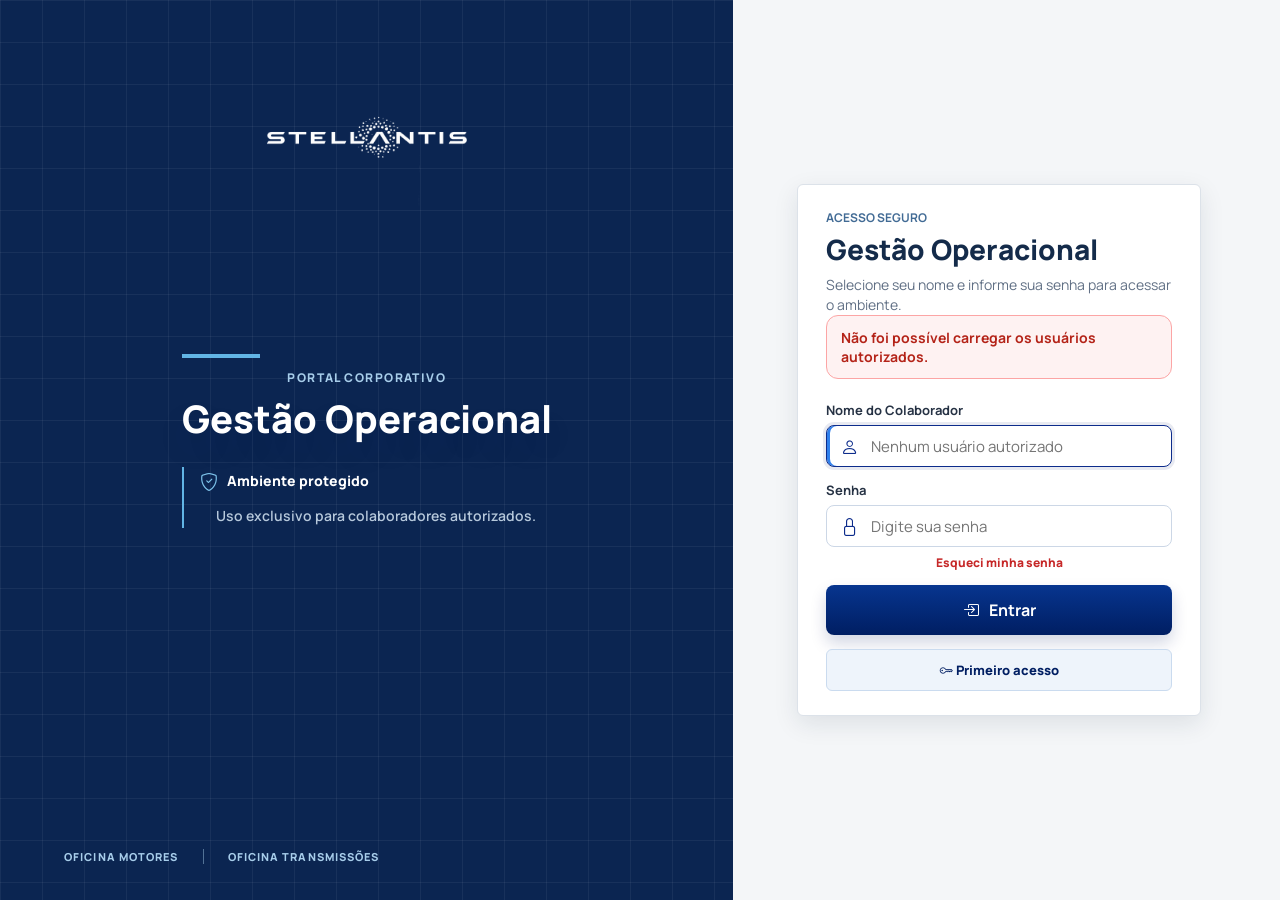
<file: index.html>
﻿<!DOCTYPE html>
<html lang="pt-BR">

<head>
    <meta charset="UTF-8">
    <meta name="viewport" content="width=device-width, initial-scale=1.0">

    <title>Gestão Operacional de Oficina | Stellantis</title>
    <meta name="description" content="Ambiente integrado para gestão operacional das oficinas Stellantis.">
    <meta name="theme-color" content="#001E62">
    <link rel="manifest" href="site.webmanifest">

    <link rel="stylesheet" href="style.css?v=20260917-2">
    <link rel="stylesheet" href="https://cdn.jsdelivr.net/npm/bootstrap-icons@1.11.3/font/bootstrap-icons.min.css">
    <style>
        #tela-login .autocomplete-wrapper {
            position: relative;
        }

        #tela-login #login-nome-sugestoes {
            background: #fff;
            border: 1px solid #d1d5db;
            border-radius: 8px;
            box-shadow: 0 10px 22px rgba(15, 23, 42, 0.14);
            box-sizing: border-box;
            left: 0;
            max-height: min(260px, 42vh);
            overflow-y: auto;
            position: absolute;
            right: 0;
            top: calc(100% + 4px);
            z-index: 30;
        }

        #tela-login #login-nome-sugestoes .atividade-sugestao {
            background: #fff;
            border: 0;
            border-bottom: 1px solid #edf0f5;
            color: #111827;
            cursor: pointer;
            display: block;
            font-size: 15px;
            line-height: 1.35;
            padding: 14px 16px;
            text-align: left;
            width: 100%;
        }

        #tela-login #login-nome-sugestoes .atividade-sugestao:hover,
        #tela-login #login-nome-sugestoes .atividade-sugestao:focus {
            background: #f4f6fb;
            color: #001e62;
            outline: none;
        }
    </style>
</head>

<body class="login-bloqueado">
    <header class="header">
        <div class="header-inner">
            <img src="logo.png" class="logo" alt="Stellantis">
            <div class="header-titulo-oficina" aria-label="Oficina Transmissões">
                <div class="header-titulo-texto">
                    <span>Oficina</span>
                    <strong>Transmissões</strong>
                </div>
            </div>
            <div class="header-acoes">
                <div id="notificacoes-disponibilidade" class="notificacoes-disponibilidade" hidden>
                    <button type="button" id="btn-notificacoes-disponibilidade" class="btn-notificacoes-disponibilidade" aria-label="Abrir notificações" aria-expanded="false" aria-controls="painel-notificacoes-disponibilidade" title="Notificações">
                        <i class="bi bi-bell"></i>
                        <span id="notificacoes-disponibilidade-contador" class="notificacoes-disponibilidade-contador" hidden>0</span>
                    </button>
                    <section id="painel-notificacoes-disponibilidade" class="painel-notificacoes-disponibilidade" aria-label="Notificações de divergências" hidden>
                        <div class="painel-notificacoes-topo">
                            <div>
                                <span>Conferência de horas</span>
                                <h2>Notificações</h2>
                                <p id="notificacoes-disponibilidade-resumo">Verificando pendências...</p>
                            </div>
                            <button type="button" id="btn-atualizar-notificacoes" aria-label="Atualizar notificações" title="Atualizar notificações">
                                <i class="bi bi-arrow-clockwise"></i>
                            </button>
                        </div>
                        <div class="notificacoes-disponibilidade-meta">
                            <span id="notificacoes-ultima-atualizacao">Atualização da disponibilidade não informada</span>
                            <strong id="notificacoes-dados-atrasados" hidden>Os dados de disponibilidade podem estar desatualizados.</strong>
                        </div>
                        <div class="notificacoes-disponibilidade-filtros">
                            <label>
                                <span>Tipo</span>
                                <select id="filtro-notificacoes-tipo">
                                    <option value="">Todos</option>
                                    <option value="excesso">Horas excedidas</option>
                                    <option value="ausencia">Ausências</option>
                                    <option value="nao-informada">Não informado</option>
                                </select>
                            </label>
                            <label>
                                <span>Mês</span>
                                <select id="filtro-notificacoes-mes">
                                    <option value="">Todos</option>
                                </select>
                            </label>
                        </div>
                        <div id="notificacoes-disponibilidade-lista" class="notificacoes-disponibilidade-lista" role="status" aria-live="polite"></div>
                        <div id="notificacoes-disponibilidade-rodape" class="notificacoes-disponibilidade-rodape" hidden>
                            <p>Em caso de divergência, procure seu Team Leader para conferir a disponibilidade.</p>
                            <div>
                                <button type="button" id="btn-exportar-notificacoes" title="Exportar divergências">
                                    <i class="bi bi-download"></i>
                                    <span>Exportar</span>
                                </button>
                                <button type="button" id="btn-ver-todas-notificacoes">Ver todas</button>
                            </div>
                        </div>
                    </section>
                </div>
                <div id="usuario-logado" class="usuario-logado" hidden>
                    <i class="bi bi-person-check"></i>
                    <span id="usuario-logado-nome">-</span>
                    <button type="button" class="btn-sair-login" aria-label="Sair do sistema">
                        <i class="bi bi-box-arrow-right"></i>
                    </button>
                </div>

            </div>
        </div>
    </header>

    <section id="aviso-revisoes-disponibilidade" class="aviso-revisoes-disponibilidade" role="status" aria-live="polite" hidden>
        <div class="aviso-revisoes-conteudo">
            <i class="bi bi-exclamation-triangle"></i>
            <span>
                <strong>Há revisões a serem feitas</strong>
                <small>Verifique os detalhes nas notificações.</small>
            </span>
        </div>
        <button type="button" id="btn-entendi-revisoes">Entendi</button>
    </section>

    <section id="tela-login" class="tela-login" aria-labelledby="login-titulo">
        <div class="login-card">
            <div id="painel-acesso">
                <div class="login-topo">
                    <span>Acesso seguro</span>
                    <h1 id="login-titulo">Gestão Operacional</h1>
                    <p>Selecione seu nome e informe sua senha para acessar o ambiente.</p>
                </div>

                <div id="login-feedback" class="login-feedback" role="status" aria-live="polite" hidden></div>

                <form id="login-form" class="login-form">
                    <div class="campo">
                        <label for="login-nome">Nome do Colaborador</label>
                        <div class="autocomplete-wrapper">
                            <div class="input-icon">
                                <i class="bi bi-person"></i>
                                <input id="login-nome" type="search" class="login-colaborador-input" placeholder="Carregando usuários..." autocomplete="off" aria-autocomplete="list" aria-controls="login-nome-sugestoes">
                            </div>
                            <div id="login-nome-sugestoes" class="atividade-sugestoes" hidden></div>
                        </div>
                    </div>

                    <div class="campo">
                        <label for="login-senha">Senha</label>
                        <div class="input-icon">
                            <i class="bi bi-lock"></i>
                            <input id="login-senha" type="password" placeholder="Digite sua senha" autocomplete="current-password">
                        </div>
                        <button type="button" class="btn-esqueci-senha">Esqueci minha senha</button>
                    </div>

                    <button type="submit" class="btn-entrar-login">
                        <i class="bi bi-box-arrow-in-right"></i>
                        <span>Entrar</span>
                    </button>

                    <button type="button" class="btn-primeiro-login">
                        <i class="bi bi-key"></i>
                        <span>Primeiro acesso</span>
                    </button>
                </form>
            </div>

            <div id="primeiro-login" class="login-alternativo" hidden>
                        <div class="login-alternativo-topo">
                            <button type="button" class="btn-voltar-login" data-voltar-login aria-label="Voltar ao login" title="Voltar ao login">
                                <i class="bi bi-arrow-left"></i>
                            </button>
                            <strong>Confirme seu e-mail</strong>
                            <p>Informe o código enviado ao seu e-mail corporativo e crie uma senha com pelo menos 8 caracteres.</p>
                        </div>

                        <div class="campo">
                            <label for="primeiro-login-codigo">Código de confirmação</label>
                            <div class="input-icon">
                                <i class="bi bi-shield-lock"></i>
                                <input id="primeiro-login-codigo" type="text" placeholder="Código com 6 números" inputmode="numeric" autocomplete="one-time-code" maxlength="6">
                            </div>
                        </div>

                        <div class="campo">
                            <label for="primeiro-login-senha">Nova senha</label>
                            <div class="input-icon">
                                <i class="bi bi-lock"></i>
                                <input id="primeiro-login-senha" type="password" placeholder="Crie uma senha" autocomplete="new-password">
                            </div>
                        </div>

                        <div class="campo">
                            <label for="primeiro-login-confirmacao">Confirme a senha</label>
                            <div class="input-icon">
                                <i class="bi bi-lock-fill"></i>
                                <input id="primeiro-login-confirmacao" type="password" placeholder="Repita a senha" autocomplete="new-password">
                            </div>
                        </div>

                        <button type="button" class="btn-confirmar-primeiro-login">
                            <i class="bi bi-check2-circle"></i>
                            <span>Salvar senha e entrar</span>
                        </button>
                    </div>

                    <div id="recuperar-senha" class="login-alternativo" hidden>
                        <div class="login-alternativo-topo">
                            <button type="button" class="btn-voltar-login" data-voltar-login aria-label="Voltar ao login" title="Voltar ao login">
                                <i class="bi bi-arrow-left"></i>
                            </button>
                            <strong>Redefina sua senha</strong>
                            <p>Informe o código enviado ao seu e-mail corporativo e crie uma nova senha.</p>
                        </div>

                        <div class="campo">
                            <label for="recuperar-senha-codigo">Código de confirmação</label>
                            <div class="input-icon">
                                <i class="bi bi-shield-lock"></i>
                                <input id="recuperar-senha-codigo" type="text" placeholder="Código com 6 números" inputmode="numeric" autocomplete="one-time-code" maxlength="6">
                            </div>
                        </div>

                        <div class="campo">
                            <label for="recuperar-senha-nova">Nova senha</label>
                            <div class="input-icon">
                                <i class="bi bi-lock"></i>
                                <input id="recuperar-senha-nova" type="password" placeholder="Crie uma nova senha" autocomplete="new-password">
                            </div>
                        </div>

                        <div class="campo">
                            <label for="recuperar-senha-confirmacao">Confirme a senha</label>
                            <div class="input-icon">
                                <i class="bi bi-lock-fill"></i>
                                <input id="recuperar-senha-confirmacao" type="password" placeholder="Repita a nova senha" autocomplete="new-password">
                            </div>
                        </div>

                        <button type="button" class="btn-confirmar-recuperar-senha">
                            <i class="bi bi-check2-circle"></i>
                            <span>Salvar nova senha</span>
                        </button>
                    </div>
        </div>

        <aside class="login-hero" aria-label="Informações do ambiente">
            <img class="login-marca-principal" src="logo.png" alt="Stellantis">
            <div class="login-hero-conteudo">
                <div class="login-hero-titulo">
                    <span>PORTAL CORPORATIVO</span>
                    <strong>Gestão Operacional</strong>
                </div>
                <div class="login-hero-setores">
                    <div>
                        <i class="bi bi-shield-check"></i>
                        <span>Ambiente protegido</span>
                    </div>
                    <p>Uso exclusivo para colaboradores autorizados.</p>
                </div>
            </div>
            <p class="login-hero-rodape">
                <span>Oficina Motores</span>
                <span>Oficina Transmissões</span>
            </p>
        </aside>
    </section>

    <div id="modal-atividade" class="modal-tfm" hidden>
        <div class="modal-tfm-backdrop" data-fechar-atividade></div>
        <section class="modal-tfm-painel modal-atividade-painel" role="dialog" aria-modal="true" aria-labelledby="modal-atividade-titulo">
            <div class="modal-tfm-topo">
                <div>
                    <span>Nova atividade</span>
                    <h2 id="modal-atividade-titulo">Adicionar outra atividade</h2>
                </div>

                <button type="button" class="btn-fechar-modal" aria-label="Fechar atividade" data-fechar-atividade>
                    <i class="bi bi-x-lg"></i>
                </button>
            </div>

            <div class="modal-tfm-conteudo">
                <div class="modal-atividade-conteudo">
                    <div class="campo campo-inteiro">
                        <label for="modal-atividade-input">Atividade Realizada</label>
                        <div class="autocomplete-wrapper">
                            <div class="input-icon">
                                <i class="bi bi-list-ul"></i>
                                <input id="modal-atividade-input" type="text" class="atividade-input-modal" placeholder="Digite ou selecione a atividade" autocomplete="off">
                            </div>
                            <div class="atividade-sugestoes" hidden></div>
                        </div>
                    </div>

                    <div class="campo campo-inteiro">
                        <label for="modal-tempo-padrao">Tempo Padrão</label>
                        <div class="autocomplete-wrapper">
                            <div class="input-icon">
                                <i class="bi bi-stopwatch"></i>
                                <input id="modal-tempo-padrao" type="text" class="tempo-padrao-input-modal" placeholder="Pesquise ou selecione o tempo padrão" autocomplete="off">
                            </div>
                            <div class="atividade-sugestoes" hidden></div>
                        </div>
                    </div>

                    <div class="campo campo-inteiro">
                        <label for="modal-horas-input">Horas</label>
                        <div class="input-icon">
                            <i class="bi bi-clock-history"></i>
                            <input id="modal-horas-input" type="text" placeholder="Ex: 1.5" inputmode="decimal" pattern="[0-9]+(\.[0-9]+)?">
                        </div>
                    </div>

                    <div class="campo campo-inteiro">
                        <label for="modal-observacao-input">Observação</label>
                        <div class="input-icon input-textarea">
                            <i class="bi bi-chat-left-text"></i>
                            <textarea id="modal-observacao-input" rows="3" placeholder="Digite alguma observação sobre a atividade" required></textarea>
                        </div>
                    </div>

                    <button type="button" class="btn-confirmar-atividade">
                        <i class="bi bi-plus-lg"></i>
                        <span>Adicionar atividade</span>
                    </button>
                </div>
            </div>
        </section>
    </div>

    <div id="modal-colaborador" class="modal-tfm" hidden>
        <div class="modal-tfm-backdrop" data-fechar-colaborador></div>
        <section class="modal-tfm-painel modal-colaborador-painel" role="dialog" aria-modal="true" aria-labelledby="modal-colaborador-titulo">
            <div class="modal-tfm-topo">
                <div>
                    <span>Colaborador adicional</span>
                    <h2 id="modal-colaborador-titulo">Adicionar colaborador</h2>
                </div>

                <button type="button" class="btn-fechar-modal" aria-label="Fechar colaborador" data-fechar-colaborador>
                    <i class="bi bi-x-lg"></i>
                </button>
            </div>

            <div class="modal-tfm-conteudo">
                <div class="modal-colaborador-conteudo">
                    <div class="campo campo-inteiro">
                        <label for="modal-colaborador-nome">Nome do colaborador</label>
                        <div class="autocomplete-wrapper">
                            <div class="input-icon">
                                <i class="bi bi-person"></i>
                                <input id="modal-colaborador-nome" type="text" placeholder="Digite ou selecione o colaborador" autocomplete="off">
                            </div>
                            <div class="atividade-sugestoes" hidden></div>
                        </div>
                    </div>

                    <div class="campo campo-inteiro">
                        <label for="modal-colaborador-matricula">Matrícula</label>
                        <div class="input-icon">
                            <i class="bi bi-hash"></i>
                            <input id="modal-colaborador-matricula" type="text" placeholder="Matrícula" inputmode="numeric" autocomplete="off">
                        </div>
                    </div>

                    <div class="campo campo-inteiro">
                        <label for="modal-colaborador-data">Data trabalhada</label>
                        <div class="input-icon">
                            <i class="bi bi-calendar3"></i>
                            <input id="modal-colaborador-data" type="date">
                        </div>
                    </div>

                    <div class="campo campo-inteiro">
                        <label for="modal-colaborador-horas">Horas nesta data</label>
                        <div class="input-icon">
                            <i class="bi bi-clock-history"></i>
                            <input id="modal-colaborador-horas" type="text" placeholder="Ex: 1.5" inputmode="decimal">
                        </div>
                    </div>

                    <button type="button" class="btn-adicionar-dia-colaborador">
                        <i class="bi bi-calendar-plus"></i>
                        <span>Adicionar data e horas</span>
                    </button>

                    <div id="modal-colaborador-lancamentos" class="modal-colaborador-lancamentos" aria-live="polite"></div>

                    <button type="button" class="btn-confirmar-colaborador">
                        <i class="bi bi-check2-circle"></i>
                        <span>Salvar colaborador</span>
                    </button>
                </div>
            </div>
        </section>
    </div>

    <div id="modal-revisao" class="modal-tfm" hidden>
        <div class="modal-tfm-backdrop" data-fechar-revisao></div>
        <section class="modal-tfm-painel modal-revisao-painel" role="dialog" aria-modal="true" aria-labelledby="modal-revisao-titulo">
            <div class="modal-tfm-topo">
                <div>
                    <span>Revisão do registro</span>
                    <h2 id="modal-revisao-titulo">Conferir antes de salvar</h2>
                </div>

                <button type="button" class="btn-fechar-modal" aria-label="Fechar revisão" data-fechar-revisao>
                    <i class="bi bi-x-lg"></i>
                </button>
            </div>

            <div class="modal-tfm-conteudo">
                <div id="revisao-conteudo" class="revisao-conteudo"></div>

                <div id="revisao-salvamento-status" class="revisao-salvamento-status" role="status" aria-live="polite" hidden></div>

                <div class="revisao-acoes">
                    <button type="button" class="btn-imprimir-revisao">
                        <i class="bi bi-printer"></i>
                        <span>Imprimir comprovante</span>
                    </button>

                    <button type="button" class="btn-confirmar-salvamento">
                        <i class="bi bi-check2-circle"></i>
                        <span>Confirmar e salvar</span>
                    </button>
                </div>
                </div>
                <div id="primeiro-login" class="login-alternativo" hidden>
                    <div class="login-alternativo-topo">
                        <button type="button" class="btn-voltar-login" data-voltar-login aria-label="Voltar ao login" title="Voltar ao login">
                            <i class="bi bi-arrow-left"></i>
                        </button>
                        <strong>Confirme seu e-mail</strong>
                        <p>Informe o código enviado ao seu e-mail corporativo e crie uma senha com pelo menos 8 caracteres.</p>
                    </div>
                <div>
                    <div class="login-feedback login-feedback-fluxo" role="status" aria-live="polite" hidden></div>

                    <div class="campo">
                        <label for="primeiro-login-codigo">Código de confirmação</label>
                        <div class="input-icon">
                            <i class="bi bi-shield-lock"></i>
                            <input id="primeiro-login-codigo" type="text" placeholder="Código com 6 números" inputmode="numeric" autocomplete="one-time-code" maxlength="6">
                </button>
                    </div>
            </div>
                    <div class="campo">
                        <label for="primeiro-login-senha">Nova senha</label>
                        <div class="input-icon">
                            <i class="bi bi-lock"></i>
                            <input id="primeiro-login-senha" type="password" placeholder="Crie uma senha" autocomplete="new-password">
                            <strong>Acesse o formulário</strong>
                    </div>
                            <p>Informe seu nome e matrícula. Se seu nome ainda não aparecer, use a opção Não encontrei meu nome.</p>
                    <div class="campo">
                        <label for="primeiro-login-confirmacao">Confirme a senha</label>
                        <div class="input-icon">
                            <i class="bi bi-lock-fill"></i>
                            <input id="primeiro-login-confirmacao" type="password" placeholder="Repita a senha" autocomplete="new-password">
                            <strong>Preencha os dados principais</strong>
                    </div>
                            <p>Informe início e fim do TFM, nome do colaborador, matrícula e turno.</p>
                    <button type="button" class="btn-confirmar-primeiro-login">
                        <i class="bi bi-check2-circle"></i>
                        <span>Salvar senha e entrar</span>
                    </button>
                </div>
                        <span>03</span>
                <div id="recuperar-senha" class="login-alternativo" hidden>
                    <div class="login-alternativo-topo">
                        <button type="button" class="btn-voltar-login" data-voltar-login aria-label="Voltar ao login" title="Voltar ao login">
                            <i class="bi bi-arrow-left"></i>
                        </button>
                        <strong>Redefina sua senha</strong>
                        <p>Informe o código enviado ao seu e-mail corporativo e crie uma nova senha.</p>
                    </div>
                        <div>
                    <div class="login-feedback login-feedback-fluxo" role="status" aria-live="polite" hidden></div>

                    <div class="campo">
                        <label for="recuperar-senha-codigo">Código de confirmação</label>
                        <div class="input-icon">
                            <i class="bi bi-shield-lock"></i>
                            <input id="recuperar-senha-codigo" type="text" placeholder="Código com 6 números" inputmode="numeric" autocomplete="one-time-code" maxlength="6">
                        <span>05</span>
                    </div>
                        <div>
                    <div class="campo">
                        <label for="recuperar-senha-nova">Nova senha</label>
                        <div class="input-icon">
                            <i class="bi bi-lock"></i>
                            <input id="recuperar-senha-nova" type="password" placeholder="Crie uma nova senha" autocomplete="new-password">
                        <span>06</span>
                    </div>
                        <div>
                    <div class="campo">
                        <label for="recuperar-senha-confirmacao">Confirme a senha</label>
                        <div class="input-icon">
                            <i class="bi bi-lock-fill"></i>
                            <input id="recuperar-senha-confirmacao" type="password" placeholder="Repita a nova senha" autocomplete="new-password">
                        <span>07</span>
                    </div>
                        <div>
                    <button type="button" class="btn-confirmar-recuperar-senha">
                        <i class="bi bi-check2-circle"></i>
                        <span>Salvar nova senha</span>
                    </button>

                    <div class="help-item">
                        <span>08</span>
                        <div>
                            <strong>Consulte um TFM</strong>
                            <p>Use o campo Consultar TFM para ver dados, atividades registradas e abrir o documento quando existir.</p>
                        </div>
                    </div>
                    <div class="help-item help-item-destaque">
                        <span>09</span>
                        <div>
                            <strong>Sugira uma atividade</strong>
                            <p>Se a atividade não aparecer na lista ou tiver alguma sugestão, use Sugerir atividade para enviar uma nova opção à liderança.</p>
                            <button type="button" class="btn-help-sugestao">
                                <i class="bi bi-lightbulb"></i>
                                <span>Abrir sugestão</span>
                            </button>
                        </div>
                    </div>

                    <div class="help-item help-item-destaque">
                        <span>10</span>
                        <div>
                            <strong>Envie feedback do sistema</strong>
                            <p>Use Feedback para registrar sugestão, ideia, reclamação ou erro encontrado durante o uso do site.</p>
                            <button type="button" class="btn-help-feedback">
                                <i class="bi bi-chat-square-heart"></i>
                                <span>Abrir feedback</span>
                            </button>
                        </div>
                    </div>

                    <div class="help-item help-item-destaque">
                        <span>11</span>
                        <div>
                            <strong>Ainda está com dúvidas?</strong>
                            <p>Se a dúvida continuar ou houver falha que impeça o registro, contate o host/responsável pelo site com o número do TFM, matrícula e uma breve descrição do ocorrido.</p>
                        </div>
                    </div>
                </div>
            </div>
        </section>
    </div>

    <div id="modal-documentos" class="modal-tfm" hidden>
        <div class="modal-tfm-backdrop" data-fechar-documentos></div>
        <section class="modal-tfm-painel modal-documentos-painel" role="dialog" aria-modal="true" aria-labelledby="modal-documentos-titulo">
            <div class="modal-tfm-topo">
                <div>
                    <span>Anexos do registro</span>
                    <h2 id="modal-documentos-titulo">Verificar imagens</h2>
                </div>

                <button type="button" class="btn-fechar-modal" aria-label="Fechar anexos" data-fechar-documentos>
                    <i class="bi bi-x-lg"></i>
                </button>
            </div>

            <div class="modal-tfm-conteudo">
                <div id="modal-documentos-conteudo" class="modal-documentos-conteudo"></div>
            </div>
        </section>
    </div>

    <main class="main-container">
        <div class="app-shell">
            <aside class="app-sidebar" aria-label="Navegação de dados">
                <button type="button" class="app-nav-btn app-nav-btn-ativo" data-app-tab="registro">
                    <i class="bi bi-clipboard-check"></i>
                    <span>Registrar TFM finalizado</span>
                </button>

                <button type="button" class="app-nav-btn" data-app-tab="consulta">
                    <i class="bi bi-search"></i>
                    <span>Consultar TFM</span>
                </button>

                <a class="app-nav-btn" href="https://app.powerbi.com/links/HvzdS9osr0?ctid=d852d5cd-724c-4128-8812-ffa5db3f8507&amp;pbi_source=linkShare" target="_blank" rel="noopener noreferrer" aria-label="Abrir BI da oficina em uma nova aba">
                    <i class="bi bi-graph-up-arrow"></i>
                    <span>BI da oficina</span>
                </a>

                <button type="button" class="app-nav-btn" data-app-tab="sugestao">
                    <i class="bi bi-lightbulb"></i>
                    <span>Sugerir atividade</span>
                </button>

                <button type="button" class="app-nav-btn" data-app-tab="feedback">
                    <i class="bi bi-chat-square-heart"></i>
                    <span>Feedback</span>
                </button>
            </aside>

            <div class="app-conteudo">
        <form id="form-registro" class="app-tab-panel app-tab-panel-ativo" data-app-panel="registro" novalidate>
            <div class="topo-registro">
                <div class="titulo-principal">
                    <div class="titulo-icon">
                        <i class="bi bi-clipboard-check"></i>
                    </div>

                    <div>
                        <h1>Registro de Atividades TFM</h1>
                        <p>Preencha corretamente as informações das atividades realizadas após a finalização do TFM.</p>
                    </div>
                </div>

                <section class="painel-resumo" aria-label="Resumo do registro">
                    <div class="resumo-item resumo-item-atividades">
                        <span>Atividades Registradas</span>
                        <strong id="resumo-atividades">...</strong>
                    </div>

                    <div class="resumo-item resumo-item-tfm">
                        <span>TFM Registrados</span>
                        <strong id="resumo-salvos">...</strong>
                    </div>

                    <div class="resumo-item resumo-item-ultimo">
                        <span>Último TFM</span>
                        <strong id="resumo-ultimo-tfm">-</strong>
                    </div>
                </section>

            </div>

            <div id="feedback-global" class="feedback-global" role="status" aria-live="polite" hidden></div>

            <div class="form-layout">
                <div class="form-coluna form-coluna-esquerda">
                    <div class="card card-dados">
                        <div class="card-titulo">
                            <i class="bi bi-calendar-check"></i>
                            <h2>Dados Principais</h2>
                        </div>

                        <div class="linha"></div>

                        <div class="form-grid dados-grid">
                            <div class="campo campo-metade">
                                <label for="data-inicio-tfm">Data início do TFM</label>
                                <div class="input-icon">
                                    <i class="bi bi-calendar-event"></i>
                                    <input id="data-inicio-tfm" name="dataInicioTfm" type="date" required>
                                </div>
                            </div>

                            <div class="campo campo-metade">
                                <label for="data-fim-tfm">Data fim do TFM</label>
                                <div class="input-icon">
                                    <i class="bi bi-calendar-check"></i>
                                    <input id="data-fim-tfm" name="dataFimTfm" type="date" required>
                                </div>
                            </div>

                            <div class="campo campo-inteiro distribuicao-manual-campo">
                                <div class="distribuicao-manual-topo">
                                    <div>
                                        <label for="distribuicao-manual-toggle">Horas por dia</label>
                                        <small>Opcional: preencha manualmente quando as horas forem diferentes em cada data.</small>
                                    </div>

                                    <label class="switch-distribuicao" for="distribuicao-manual-toggle">
                                        <input id="distribuicao-manual-toggle" type="checkbox">
                                        <span>Manual</span>
                                    </label>
                                </div>

                                <div id="distribuicao-manual-painel" class="distribuicao-manual-painel" hidden>
                                    <div id="distribuicao-manual-lista" class="distribuicao-manual-lista"></div>
                                    <small id="distribuicao-manual-resumo" class="distribuicao-manual-resumo">Informe as horas de cada dia.</small>
                                </div>
                            </div>

                            <div class="campo campo-inteiro">
                                <label for="nome">Nome do Colaborador</label>
                                <div class="autocomplete-wrapper">
                                    <div class="input-icon">
                                        <i class="bi bi-person"></i>
                                        <input id="nome" name="nome" type="text" class="colaborador-input" placeholder="Digite seu Nome" autocomplete="off" required readonly aria-readonly="true">
                                    </div>
                                    <div class="atividade-sugestoes" hidden></div>

                                    <select id="colaboradores-opcoes" hidden>
                                   <option>Ailton Dos Reis Santana</option>
<option>Airton Fonseca do Nascimento</option>
<option>Albert de Almeida Libério</option>
<option>Caio Resende Soares</option>
<option>Cláudio Roberto Miranda</option>
<option>Cleiton De Souza</option>
<option>Ecelson Miranda</option>
<option>Edilson Ribeiro de Andrade</option>
<option>Fabio Henrique Alves Ventura</option>
<option>Franklin de Jesus Souza</option>
<option>Geraldo Marçal Paiva</option>
<option>Gustavo da Silva Amaral</option>
<option>João Paulo de Rezende Trindade</option>
<option>José Edson Martins Coelho</option>
<option>José Egídio Rocha</option>
<option>José Roberto Souza Franco</option>
<option>Paulo Roberto Ferreira</option>
<option>Rafael da Silva Moreira</option>
<option>Renato Basílio dos Santos Júnior</option>
<option>Renato Fagner Foureaux</option>
<option>Ricardo da Silva Matos</option>
<option>Roberto Carlos Vieira Martins</option>
<option>Rodolfo Ribeiro Martins</option>
<option>Romeu Malagoli dos Santos</option>
<option>Sebastião Dirino Correia</option>
<option>Sueimer Batista Pereira</option>
<option>Valdemi Amancio Do Nascimento</option>
<option>Wender Bortoloto da Costa</option>
                                    </select>
                                </div>
                            </div>

                            <div class="campo campo-metade">
                                <label for="matricula">Matrícula</label>
                                <div class="input-icon">
                                    <i class="bi bi-hash"></i>
                                    <input id="matricula" name="matricula" type="text" placeholder="Sua Matrícula" inputmode="numeric" autocomplete="off" required readonly aria-readonly="true">
                                </div>
                            </div>

                            <div class="campo campo-metade campo-turno">
                                <label for="turno">Turno</label>
                                <div class="input-icon">
                                    <i class="bi bi-clock"></i>
                                    <input id="turno" name="turno" type="text" value="Central" readonly aria-readonly="true">
                                </div>
                            </div>

                            <div class="campo campo-inteiro colaboradores-adicionais-campo">
                                <div class="colaboradores-adicionais-topo">
                                    <div>
                                        <label>Colaboradores adicionais</label>
                                        <small>Escolha a pessoa e informe manualmente as horas de cada data trabalhada.</small>
                                    </div>

                                    <button type="button" class="btn-add-colaborador">
                                        <i class="bi bi-person-plus"></i>
                                        <span>Adicionar colaborador</span>
                                    </button>
                                </div>

                                <div id="colaboradores-adicionais-lista" class="colaboradores-adicionais-lista"></div>
                            </div>
                        </div>
                    </div>

                    <div class="card card-atividade" id="atividades-container">
                        <div class="card-titulo">
                            <i class="bi bi-hash"></i>
                            <h2>TFM</h2>
                        </div>

                        <div class="linha"></div>

                        <div id="atividades-lista">
                            <div class="form-grid atividade-grid">
                                <div class="campo campo-inteiro">
                                    <label for="tfm">Número do TFM</label>
                                    <div class="input-icon">
                                        <i class="bi bi-hash"></i>
                                        <input id="tfm" name="tfm" type="text" placeholder="Digite o TFM" maxlength="6" minlength="6" pattern="[0-9]{6}" inputmode="numeric" autocomplete="off" required>
                                    </div>
                                </div>

                                <div class="campo campo-inteiro">
                                    <label for="projeto">Código do Projeto</label>
                                    <div class="input-icon">
                                        <i class="bi bi-hash"></i>
                                        <input id="projeto" name="projeto" type="text" placeholder="Digite o código" autocomplete="off">
                                    </div>
                                </div>

                                <div class="campo campo-inteiro documento">
                                    <label for="documento-1">Anexar imagem</label>
                                    <div class="input-icon input-file">
                                        <i class="bi bi-file-earmark-arrow-up"></i>
                                        <label class="arquivo-botao" for="documento-1">Escolher arquivos</label>
                                        <span class="arquivo-nome">Nenhum arquivo selecionado</span>
                                        <input id="documento-1" name="documento[]" type="file" class="documento-input" accept=".pdf,.png,.jpg,.jpeg,application/pdf,image/png,image/jpeg" multiple>
                                    </div>
                                    <div class="documento-preview" aria-live="polite"></div>
                                    <small>Somente PDF, PNG, JPG ou JPEG até 5 MB cada.</small>
                                </div>
                            </div>
                        </div>
                    </div>
                </div>

                <div class="form-coluna form-coluna-centro">
                    <div class="card card-detalhes" id="detalhes-container">
                        <div class="card-titulo">
                            <i class="bi bi-list-task"></i>
                            <h2>Atividades Realizadas</h2>
                        </div>

                        <div class="linha"></div>

                        <div id="detalhes-lista">
                            <div class="detalhes-item bloco-item">
                                <div class="bloco-cabecalho">
                                    <span class="bloco-numero">01</span>
                                    <div class="bloco-cabecalho-titulo">
                                        <strong>Atividade realizada</strong>
                                        <span>Obrigatória</span>
                                        <span class="tempo-padrao-resumo">Tempo padrão: selecione uma atividade</span>
                                    </div>
                                </div>

                                <div class="detalhes-grid">
                                    <div class="campo campo-inteiro">
                                        <label for="atividade-1">Atividade Realizada</label>
                                        <div class="autocomplete-wrapper">
                                            <div class="input-icon">
                                                <i class="bi bi-list-ul"></i>
                                                <input id="atividade-1" name="atividade[]" type="text" class="atividade-input" placeholder="Digite ou selecione a atividade" autocomplete="off" required>
                                            </div>
                                            <div class="atividade-sugestoes" hidden></div>
                                        </div>
                                    </div>

                                    <div class="campo campo-horas">
                                        <label for="horas-1">Horas Trabalhadas</label>
                                        <div class="input-icon">
                                            <i class="bi bi-clock-history"></i>
                                            <input id="horas-1" name="horas[]" type="text" class="horas-input" placeholder="Ex: 1.5" inputmode="decimal" pattern="[0-9]+(\.[0-9]+)?" required>
                                        </div>
                                    </div>

                                    <div class="campo observacao">
                                        <label for="observacao-1">Observação</label>
                                        <div class="input-icon input-textarea">
                                            <i class="bi bi-chat-left-text"></i>
                                            <textarea id="observacao-1" name="observacao[]" rows="3" class="observacao-input" placeholder="Digite alguma observação sobre a atividade" required></textarea>
                                        </div>
                                    </div>

                                </div>
                            </div>
                        </div>

                        <div class="adicionar-atividade-box">
                            <button type="button" class="btn-add">
                                <i class="bi bi-plus-lg"></i>
                                Adicionar Outra Atividade
                            </button>
                        </div>
                    </div>
                </div>

            </div>

            <button type="submit" class="btn-salvar btn-salvar-flutuante">
                <i class="bi bi-floppy"></i>
                <span>Salvar Registro</span>
            </button>

        </form>

                <section class="app-tab-panel painel-dados modulo-tfm-aberto" data-app-panel="abrir-tfm" hidden>
                    <aside class="tfm-aberto-sidebar" aria-label="Navegação de TFMs abertos">
                        <span>TFM aberto</span>
                        <button type="button" class="tfm-aberto-nav-btn tfm-aberto-nav-btn-ativo" data-tfm-aberto-view="dados">
                            <i class="bi bi-folder-plus"></i>
                            <span>Dados</span>
                        </button>
                        <button type="button" class="tfm-aberto-nav-btn" data-tfm-aberto-view="andamento">
                            <i class="bi bi-hourglass-split"></i>
                            <span>TFMs em andamento</span>
                        </button>
                    </aside>

                    <div class="tfm-aberto-conteudo">
                        <div data-tfm-aberto-panel="dados">
                            <div class="painel-dados-topo">
                                <span>Novo trabalho contínuo</span>
                                <h1>Registrar TFM em andamento</h1>
                                <p>Use este campo para registrar um TFM que demanda acompanhamento e ainda está em andamento. O host ou um colaborador autorizado poderá finalizá-lo depois.</p>
                            </div>

                            <form id="form-abrir-tfm" class="card tfm-aberto-form" novalidate>
                        <div class="card-titulo">
                            <i class="bi bi-folder-plus"></i>
                            <h2>Dados iniciais</h2>
                        </div>
                        <div class="linha"></div>
                        <div class="form-grid dados-grid">
                            <div class="campo campo-metade">
                                <label for="aberto-data-inicial">Data inicial</label>
                                <div class="input-icon">
                                    <i class="bi bi-calendar-event"></i>
                                    <input id="aberto-data-inicial" type="date" required>
                                </div>
                            </div>
                            <div class="campo campo-metade">
                                <label for="aberto-turno">Turno</label>
                                <div class="input-icon">
                                    <i class="bi bi-clock"></i>
                                    <input id="aberto-turno" type="text" value="Central" readonly aria-readonly="true">
                                </div>
                            </div>
                            <div class="campo campo-metade">
                                <label for="aberto-tfm">Número do TFM</label>
                                <div class="input-icon">
                                    <i class="bi bi-hash"></i>
                                    <input id="aberto-tfm" type="text" maxlength="6" inputmode="numeric" placeholder="000000" required>
                                </div>
                            </div>
                            <div class="campo campo-metade">
                                <label for="aberto-projeto">Código do projeto</label>
                                <div class="input-icon">
                                    <i class="bi bi-briefcase"></i>
                                    <input id="aberto-projeto" type="text" placeholder="Código do projeto">
                                </div>
                            </div>
                        </div>
                        <div id="aberto-feedback" class="feedback-global" role="status" aria-live="polite" hidden></div>
                        <button type="submit" class="btn-acao-tfm-aberto">
                            <i class="bi bi-folder-plus"></i>
                            <span>Registrar TFM em andamento</span>
                        </button>
                            </form>
                        </div>

                        <div data-tfm-aberto-panel="andamento" hidden>
                            <div class="painel-dados-topo tfms-abertos-topo">
                                <div>
                                    <span>Trabalhos contínuos</span>
                                    <h1>TFMs em andamento</h1>
                                    <p>Adicione suas horas diárias. O host e os colaboradores autorizados podem gerenciar e finalizar o TFM.</p>
                                </div>
                                <button type="button" id="btn-atualizar-tfms-abertos" class="btn-icone-texto">
                                    <i class="bi bi-arrow-clockwise"></i>
                                    <span>Atualizar</span>
                                </button>
                            </div>

                            <div id="tfms-abertos-status" class="tfms-abertos-status">Carregando TFMs em andamento...</div>
                            <div id="tfms-abertos-lista" class="tfms-abertos-lista"></div>

                            <form id="form-horas-tfm-aberto" class="card tfm-aberto-form" hidden novalidate>
                        <div class="card-titulo tfm-aberto-form-topo">
                            <div>
                                <i class="bi bi-clock-history"></i>
                                <h2>Adicionar horas ao TFM <span id="horas-tfm-numero">-</span></h2>
                            </div>
                            <button type="button" id="btn-fechar-form-horas" class="btn-fechar-modal" aria-label="Fechar lançamento">
                                <i class="bi bi-x-lg"></i>
                            </button>
                        </div>
                        <div class="linha"></div>
                        <input id="horas-tfm-id" type="hidden">
                        <div class="form-grid dados-grid">
                            <div class="campo campo-metade">
                                <label for="horas-tfm-data">Dia trabalhado</label>
                                <div class="input-icon">
                                    <i class="bi bi-calendar-check"></i>
                                    <input id="horas-tfm-data" type="date" required>
                                </div>
                            </div>
                            <div class="campo campo-metade">
                                <label for="horas-tfm-quantidade">Horas trabalhadas</label>
                                <div class="input-icon">
                                    <i class="bi bi-clock"></i>
                                    <input id="horas-tfm-quantidade" type="text" inputmode="decimal" placeholder="Ex: 7.5" required>
                                </div>
                            </div>
                            <div class="campo campo-inteiro">
                                <label for="horas-tfm-atividade">Atividade realizada</label>
                                <div class="autocomplete-wrapper">
                                    <div class="input-icon">
                                        <i class="bi bi-list-task"></i>
                                        <input id="horas-tfm-atividade" type="text" placeholder="Digite ou selecione a atividade" autocomplete="off" required>
                                    </div>
                                    <div class="atividade-sugestoes" hidden></div>
                                </div>
                            </div>
                            <div class="campo campo-inteiro">
                                <label for="horas-tfm-observacao">Observação</label>
                                <div class="input-icon input-textarea">
                                    <i class="bi bi-chat-left-text"></i>
                                    <textarea id="horas-tfm-observacao" rows="3" placeholder="Digite uma observação" required></textarea>
                                </div>
                            </div>
                        </div>
                        <div id="horas-tfm-feedback" class="feedback-global" role="status" aria-live="polite" hidden></div>
                        <button type="submit" class="btn-acao-tfm-aberto">
                            <i class="bi bi-plus-circle"></i>
                            <span>Adicionar lançamento diário</span>
                        </button>
                            </form>
                        </div>
                    </div>
                </section>

                <section class="app-tab-panel painel-dados painel-desempenho" data-app-panel="desempenho" hidden>
                    <div class="painel-dados-topo">
                        <span>Indicadores individuais</span>
                        <h1>Meu Desempenho</h1>
                        <p>Acompanhe todos os registros do banco de dados vinculados à sua matrícula.</p>
                    </div>

                    <section class="card card-desempenho" aria-labelledby="desempenho-titulo">
                        <div class="card-titulo">
                            <i class="bi bi-bar-chart-line"></i>
                            <h2 id="desempenho-titulo">Resumo do desempenho</h2>
                        </div>

                        <div class="linha"></div>

                        <div class="desempenho-filtros" aria-label="Filtros do desempenho por período">
                            <div class="campo">
                                <label for="desempenho-periodo-inicio">Data inicial</label>
                                <div class="input-icon">
                                    <i class="bi bi-calendar-event"></i>
                                    <input id="desempenho-periodo-inicio" type="date">
                                </div>
                            </div>

                            <div class="campo">
                                <label for="desempenho-periodo-fim">Data final</label>
                                <div class="input-icon">
                                    <i class="bi bi-calendar-check"></i>
                                    <input id="desempenho-periodo-fim" type="date">
                                </div>
                            </div>

                            <div class="desempenho-atalhos" aria-label="Atalhos de período">
                                <button type="button" class="desempenho-atalho" data-desempenho-periodo="30">30 dias</button>
                                <button type="button" class="desempenho-atalho" data-desempenho-periodo="90">90 dias</button>
                                <button type="button" class="desempenho-atalho" data-desempenho-periodo="todos">Tudo</button>
                            </div>

                            <p id="desempenho-periodo-info" class="desempenho-periodo-info">Todos os registros carregados.</p>
                        </div>

                        <div class="desempenho-grid">
                            <div class="desempenho-kpis" aria-label="Indicadores do colaborador">
                                <div class="desempenho-kpi">
                                    <span>Horas trabalhadas</span>
                                    <strong id="desempenho-total-horas">0h</strong>
                                </div>

                                <div class="desempenho-kpi">
                                    <span>Atividades salvas</span>
                                    <strong id="desempenho-total-atividades">0</strong>
                                </div>

                                <div class="desempenho-kpi">
                                    <span>TFMs distintos</span>
                                    <strong id="desempenho-total-tfms">0</strong>
                                </div>

                                <div class="desempenho-kpi">
                                    <span>Dias apontados</span>
                                    <strong id="desempenho-dias-apontados">0</strong>
                                </div>

                                <div class="desempenho-kpi">
                                    <span>Média por dia</span>
                                    <strong id="desempenho-media-dia">0h</strong>
                                </div>

                                <div class="desempenho-kpi">
                                    <span>Média por atividade</span>
                                    <strong id="desempenho-media-atividade">0h</strong>
                                </div>
                            </div>

                            <div class="desempenho-ranking" aria-label="Ranking de atividades por horas">
                                <div class="desempenho-ranking-topo">
                                    <span>Distribuição por atividade</span>
                                    <small>Baseado em todos os registros do banco de dados associados à sua matrícula.</small>
                                </div>

                                <p id="desempenho-vazio" class="desempenho-vazio">Salve seu primeiro registro para visualizar os gráficos de desempenho.</p>
                                <div id="desempenho-ranking" class="desempenho-ranking-lista"></div>
                            </div>

                            <div class="desempenho-calendario" aria-label="Calendário de intensidade por data">
                                <div class="desempenho-ranking-topo">
                                    <span>Calendário de registros</span>
                                    <small>Intensidade por dia trabalhado.</small>
                                </div>

                                <div id="desempenho-calendario" class="desempenho-calendario-grid"></div>
                            </div>
                        </div>
                    </section>
                </section>

                <section class="app-tab-panel painel-dados painel-geral-oficina" data-app-panel="geral-oficina" hidden>
                    <div class="painel-dados-topo">
                        <span>Indicadores gerais</span>
                        <h1>Geral da Oficina</h1>
                        <p>Resumo geral do banco de dados por atividade, horas trabalhadas e quantidade de TFMs.</p>
                    </div>

                    <section class="card card-oficina-geral" aria-labelledby="oficina-geral-titulo">
                        <div class="card-titulo">
                            <i class="bi bi-bar-chart-steps"></i>
                            <h2 id="oficina-geral-titulo">Atividades, horas e TFMs</h2>
                        </div>

                        <div class="linha"></div>

                        <p id="oficina-geral-status" class="oficina-geral-status">Carregando dados gerais da oficina...</p>
                        <div id="oficina-geral-grafico" class="oficina-geral-grafico" aria-label="Gráfico de colunas por atividade"></div>
                    </section>
                </section>

                <section class="app-tab-panel painel-dados" data-app-panel="consulta" hidden>
                    <div class="painel-dados-topo">
                        <span>Consulta operacional</span>
                        <h1>Consultar TFM</h1>
                        <p>Pesquise um ou vários TFMs para verificar os registros salvos.</p>
                    </div>

                    <div class="consulta-layout">
                        <div class="card card-busca">
                            <div class="card-titulo">
                                <i class="bi bi-search"></i>
                                <h2>Consultar TFM</h2>
                            </div>

                            <div class="linha"></div>

                            <div class="busca-tfm">
                                <div class="campo">
                                    <label for="busca-tfm">Número(s) do TFM</label>
                                    <div class="input-icon input-textarea">
                                        <i class="bi bi-hash"></i>
                                        <textarea id="busca-tfm" rows="4" placeholder="Cole os TFMs aqui, um por linha ou separados por espaço" inputmode="numeric" autocomplete="off"></textarea>
                                    </div>
                                </div>

                                <button type="button" class="btn-buscar">
                                    <i class="bi bi-search"></i>
                                    <span>Buscar</span>
                                </button>
                            </div>

                            <button type="button" class="resultado-busca-backdrop" aria-label="Fechar resultados da consulta" hidden></button>
                            <div id="resultado-busca" class="resultado-busca" hidden></div>
                        </div>

                        <section class="card card-historico" aria-labelledby="historico-titulo">
                            <div class="card-titulo">
                                <i class="bi bi-clock-counterclockwise"></i>
                                <h2 id="historico-titulo">TFM Realizados</h2>
                            </div>

                            <div class="linha"></div>

                            <div class="historico-topo">
                                <p>Últimas 5 atividades salvas na planilha.</p>
                            </div>

                            <div id="historico-lista" class="historico-lista"></div>
                        </section>
                    </div>
                </section>

                <section class="app-tab-panel painel-dados" data-app-panel="sugestao" hidden>
                    <div class="painel-dados-topo">
                        <span>Cadastro de atividade</span>
                        <h1>Sugerir atividade</h1>
                        <p>Envie uma nova atividade para avaliação e inclusão na lista de registro.</p>
                    </div>

                    <div class="feedback-painel-form sugestao-painel-form">
                        <div class="campo">
                            <label for="sugestao-atividade">Atividade sugerida</label>
                            <div class="input-icon">
                                <i class="bi bi-list-plus"></i>
                                <input id="sugestao-atividade" type="text" placeholder="Digite a atividade que ainda não aparece na lista">
                            </div>
                        </div>

                        <div class="campo">
                            <label for="sugestao-observacao">Observação</label>
                            <div class="input-icon input-textarea">
                                <i class="bi bi-chat-left-text"></i>
                                <textarea id="sugestao-observacao" rows="3" placeholder="Detalhe quando essa atividade deve ser usada" required></textarea>
                            </div>
                        </div>

                        <button type="button" class="btn-sugerir-atividade">
                            <i class="bi bi-send"></i>
                            <span>Enviar sugestão</span>
                        </button>
                    </div>
                </section>

                <section class="app-tab-panel painel-dados" data-app-panel="feedback" hidden>
                    <div class="painel-dados-topo">
                        <span>Melhoria contínua</span>
                        <h1>Feedback</h1>
                        <p>Envie sugestões, ideias ou reclamações para melhoria do processo.</p>
                    </div>

                    <div class="feedback-painel-form">
                        <div class="campo">
                            <label for="feedback-tipo">Tipo de feedback</label>
                            <div class="input-icon">
                                <i class="bi bi-tags"></i>
                                <select id="feedback-tipo">
                                    <option value="Sugestão">Sugestão</option>
                                    <option value="Ideia">Ideia</option>
                                    <option value="Reclamação">Reclamação</option>
                                </select>
                            </div>
                        </div>

                        <div class="campo">
                            <label for="feedback-texto">Sugestão, ideia ou reclamação</label>
                            <div class="input-icon input-textarea">
                                <i class="bi bi-chat-left-text"></i>
                                <textarea id="feedback-texto" rows="5" placeholder="Descreva o feedback"></textarea>
                            </div>
                        </div>

                        <div class="campo">
                            <label for="feedback-observacao">Observação complementar</label>
                            <div class="input-icon input-textarea">
                                <i class="bi bi-card-text"></i>
                                <textarea id="feedback-observacao" rows="3" placeholder="Detalhe melhor o contexto" required></textarea>
                            </div>
                        </div>

                        <button type="button" class="btn-enviar-feedback">
                            <i class="bi bi-send"></i>
                            <span>Enviar feedback</span>
                        </button>
                    </div>
                </section>
            </div>
        </div>
    </main>

    <div id="modal-tfm" class="modal-tfm" hidden>
        <div class="modal-tfm-backdrop" data-fechar-modal></div>
        <section class="modal-tfm-painel" role="dialog" aria-modal="true" aria-labelledby="modal-tfm-titulo">
            <div class="modal-tfm-topo">
                <div>
                    <span>Consultar TFM</span>
                    <h2 id="modal-tfm-titulo">Resultado da consulta</h2>
                </div>

                <button type="button" class="btn-fechar-modal" aria-label="Fechar consulta" data-fechar-modal>
                    <i class="bi bi-x-lg"></i>
                </button>
            </div>

            <div id="modal-tfm-conteudo" class="modal-tfm-conteudo"></div>
        </section>
    </div>

    <div id="modal-limite-horas" class="modal-tfm modal-limite-horas" hidden>
        <div class="modal-tfm-backdrop" data-cancelar-limite-horas></div>
        <section class="modal-tfm-painel modal-limite-horas-painel" role="dialog" aria-modal="true" aria-labelledby="modal-limite-horas-titulo" aria-describedby="modal-limite-horas-texto">
            <button type="button" class="modal-limite-horas-fechar" aria-label="Fechar aviso" data-cancelar-limite-horas>
                <i class="bi bi-x-lg"></i>
            </button>
            <div class="modal-limite-horas-conteudo">
                <div class="modal-limite-horas-icone"><i class="bi bi-exclamation-triangle"></i></div>
                <span>Atenção ao lançamento</span>
                <h2 id="modal-limite-horas-titulo">Horas disponíveis serão ultrapassadas</h2>
                <p id="modal-limite-horas-texto">Este lançamento ultrapassará as horas disponíveis do colaborador. Deseja continuar mesmo assim?</p>
            </div>
            <div class="modal-limite-horas-acoes">
                <button type="button" class="modal-limite-horas-cancelar" data-cancelar-limite-horas>Cancelar</button>
                <button type="button" id="btn-continuar-limite-horas" class="modal-limite-horas-continuar">
                    <i class="bi bi-check2"></i>
                    <span>Continuar</span>
                </button>
            </div>
        </section>
    </div>

    <div id="modal-tfm-andamento" class="modal-tfm modal-limite-horas modal-tfm-andamento" hidden>
        <div class="modal-tfm-backdrop" data-fechar-tfm-andamento></div>
        <section class="modal-tfm-painel modal-limite-horas-painel" role="alertdialog" aria-modal="true" aria-labelledby="modal-tfm-andamento-titulo" aria-describedby="modal-tfm-andamento-texto">
            <button type="button" class="modal-limite-horas-fechar" aria-label="Fechar aviso" data-fechar-tfm-andamento>
                <i class="bi bi-x-lg"></i>
            </button>
            <div class="modal-limite-horas-conteudo">
                <div class="modal-limite-horas-icone modal-tfm-andamento-icone"><i class="bi bi-exclamation-triangle-fill"></i></div>
                <span>TFM em andamento</span>
                <h2 id="modal-tfm-andamento-titulo">Não é possível fechar este TFM</h2>
                <p id="modal-tfm-andamento-texto"></p>
            </div>
            <div class="modal-limite-horas-acoes">
                <button type="button" id="btn-entendi-tfm-andamento" class="modal-limite-horas-cancelar">Entendi</button>
                <button type="button" id="btn-ir-tfm-andamento" class="modal-limite-horas-continuar">
                    <i class="bi bi-hourglass-split"></i>
                    <span>Ir para TFMs em andamento</span>
                </button>
            </div>
        </section>
    </div>

    <div id="modal-alertas-disponibilidade" class="modal-tfm modal-limite-horas" hidden>
        <div class="modal-tfm-backdrop" data-fechar-alertas-disponibilidade></div>
        <section class="modal-tfm-painel modal-limite-horas-painel" role="alertdialog" aria-modal="true" aria-labelledby="modal-alertas-disponibilidade-titulo" aria-describedby="modal-alertas-disponibilidade-texto">
            <button type="button" class="modal-limite-horas-fechar" aria-label="Fechar aviso" data-fechar-alertas-disponibilidade>
                <i class="bi bi-x-lg"></i>
            </button>
            <div class="modal-limite-horas-conteudo">
                <div class="modal-limite-horas-icone"><i class="bi bi-exclamation-triangle"></i></div>
                <span>Revisão necessária</span>
                <h2 id="modal-alertas-disponibilidade-titulo">Horas lançadas acima da disponibilidade</h2>
                <p id="modal-alertas-disponibilidade-texto"></p>
            </div>
            <div class="modal-limite-horas-acoes">
                <button type="button" id="btn-fechar-alertas-disponibilidade" class="modal-limite-horas-continuar" data-fechar-alertas-disponibilidade>
                    <i class="bi bi-check2"></i>
                    <span>Entendi</span>
                </button>
            </div>
        </section>
    </div>

    <script src="script.js?v=20260917-2"></script>
</body>

</html>
</file>
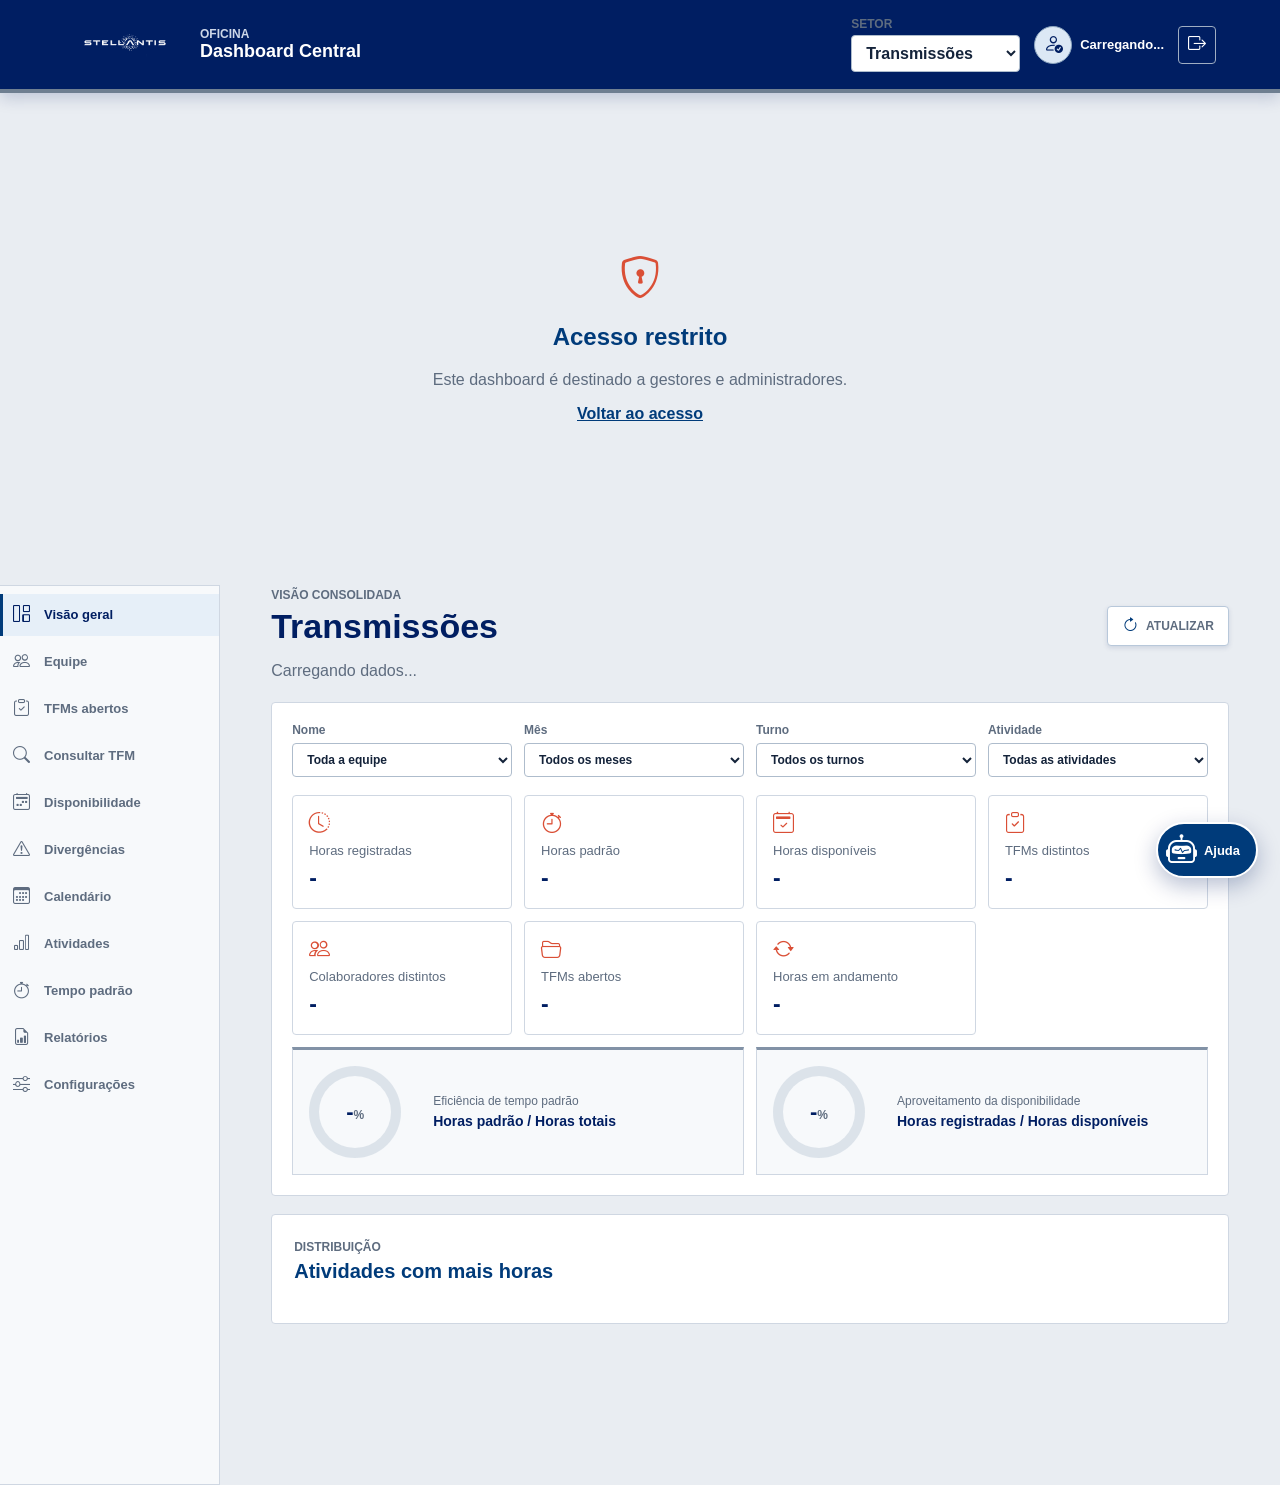
<file: dashboard-central.html>
<!DOCTYPE html>
<html lang="pt-BR">
<head>
    <meta charset="UTF-8">
    <meta name="viewport" content="width=device-width, initial-scale=1.0">
    <title>Dashboard Central | Oficina</title>
    <link rel="stylesheet" href="dashboard-central.css?v=20260918-2">
    <link rel="stylesheet" href="https://cdn.jsdelivr.net/npm/bootstrap-icons@1.11.3/font/bootstrap-icons.min.css">
</head>
<body>
    <main class="dashboard-shell">
        <header class="dashboard-header">
            <div class="marca">
                <img src="logo.png" alt="Stellantis">
                <div>
                    <span>Oficina</span>
                    <strong>Dashboard Central</strong>
                </div>
            </div>
            <div class="cabecalho-acoes">
                <label class="seletor-setor" for="setor-dashboard">
                    <span>Setor</span>
                    <select id="setor-dashboard">
                        <option value="Transmissoes">Transmissões</option>
                        <option value="Motores">Motores</option>
                    </select>
                </label>
                <div class="usuario">
                    <div class="usuario-foto">
                        <img id="foto-usuario-dashboard" alt="Foto de perfil" hidden>
                        <i id="icone-usuario-dashboard" class="bi bi-person-check"></i>
                    </div>
                    <div>
                        <span id="usuario-dashboard">Carregando...</span>
                        <small id="papel-dashboard"></small>
                    </div>
                </div>
                <button id="btn-sair-dashboard" type="button" title="Sair" aria-label="Sair"><i class="bi bi-box-arrow-right"></i></button>
            </div>
        </header>

        <section id="dashboard-acesso-negado" class="estado-dashboard" hidden>
            <i class="bi bi-shield-lock"></i>
            <h1>Acesso restrito</h1>
            <p>Este dashboard é destinado a gestores e administradores.</p>
            <a href="index.html">Voltar ao acesso</a>
        </section>

        <section id="dashboard-conteudo" class="dashboard-layout" hidden>
            <nav class="dashboard-nav" aria-label="Navegação do dashboard">
                <button type="button" class="dashboard-nav-ativo" data-dashboard-view="visao-geral"><i class="bi bi-grid-1x2"></i><span>Visão geral</span></button>
                <button type="button" data-dashboard-view="equipe"><i class="bi bi-people"></i><span>Equipe</span></button>
                <button type="button" data-dashboard-view="tfms"><i class="bi bi-clipboard-check"></i><span>TFMs abertos</span></button>
                <button type="button" data-dashboard-view="consultar"><i class="bi bi-search"></i><span>Consultar TFM</span></button>
                <button type="button" data-dashboard-view="disponibilidade"><i class="bi bi-calendar2-week"></i><span>Disponibilidade</span></button>
                <button type="button" data-dashboard-view="divergencias"><i class="bi bi-exclamation-triangle"></i><span>Divergências</span></button>
                <button type="button" data-dashboard-view="calendario"><i class="bi bi-calendar3"></i><span>Calendário</span></button>
                <button type="button" data-dashboard-view="atividades"><i class="bi bi-bar-chart"></i><span>Atividades</span></button>
                <button type="button" data-dashboard-view="tempo-padrao"><i class="bi bi-stopwatch"></i><span>Tempo padrão</span></button>
                <button type="button" data-dashboard-view="relatorios"><i class="bi bi-file-earmark-bar-graph"></i><span>Relatórios</span></button>
                <button id="nav-configuracoes" type="button" data-dashboard-view="configuracoes" hidden><i class="bi bi-sliders"></i><span>Configurações</span></button>
            </nav>

            <div class="dashboard-main">
                <div class="titulo-pagina">
                    <div>
                        <span id="setor-legenda">Visão consolidada</span>
                        <h1 id="titulo-setor">Transmissões</h1>
                    </div>
                    <button id="btn-atualizar-dashboard" type="button"><i class="bi bi-arrow-clockwise"></i><span>Atualizar</span></button>
                </div>
                <p id="dashboard-status" class="status-dashboard" role="status">Carregando dados...</p>

                <section data-dashboard-content="visao-geral">
                    <section class="painel-operacional" aria-label="Indicadores do setor">
                        <div class="filtros-visao-geral">
                            <label for="filtro-nome-visao-geral">Nome<select id="filtro-nome-visao-geral"><option value="">Toda a equipe</option></select></label>
                            <label for="filtro-mes-visao-geral">Mês<select id="filtro-mes-visao-geral"><option value="">Todos os meses</option></select></label>
                            <label for="filtro-turno-visao-geral">Turno<select id="filtro-turno-visao-geral"><option value="">Todos os turnos</option></select></label>
                            <label for="filtro-atividade-visao-geral">Atividade<select id="filtro-atividade-visao-geral"><option value="">Todas as atividades</option></select></label>
                        </div>
                        <section class="indicadores" aria-label="Indicadores filtrados">
                            <article><i class="bi bi-clock-history"></i><span>Horas registradas</span><strong id="total-horas-dashboard">-</strong></article>
                        <article><i class="bi bi-stopwatch"></i><span>Horas padrão</span><strong id="total-horas-padrao-dashboard">-</strong></article>
                        <article><i class="bi bi-calendar2-check"></i><span>Horas disponíveis</span><strong id="total-horas-disponiveis-dashboard">-</strong></article>
                        <article><i class="bi bi-clipboard-check"></i><span>TFMs distintos</span><strong id="total-tfms-dashboard">-</strong></article>
                        <article><i class="bi bi-people"></i><span>Colaboradores distintos</span><strong id="total-colaboradores-dashboard">-</strong></article>
                        <article><i class="bi bi-folder2-open"></i><span>TFMs abertos</span><strong id="total-tfms-abertos-dashboard">-</strong></article>
                        <article><i class="bi bi-arrow-repeat"></i><span>Horas em andamento</span><strong id="total-horas-andamento-dashboard">-</strong></article>
                        </section>
                        <section class="medidores-percentuais" aria-label="Indicadores percentuais">
                            <article><div class="medidor" id="medidor-tempo-padrao-dashboard"><span class="valor-medidor"><strong id="percentual-tempo-padrao-dashboard">-</strong><span>%</span></span></div><div><span>Eficiência de tempo padrão</span><strong>Horas padrão / Horas totais</strong></div></article>
                            <article><div class="medidor" id="medidor-disponibilidade-dashboard"><span class="valor-medidor"><strong id="percentual-disponibilidade-dashboard">-</strong><span>%</span></span></div><div><span>Aproveitamento da disponibilidade</span><strong>Horas registradas / Horas disponíveis</strong></div></article>
                        </section>
                    </section>
                    <section class="ranking"><div class="secao-cabecalho"><span>Distribuição</span><h2>Atividades com mais horas</h2></div><div id="ranking-atividades" class="lista-ranking"></div></section>
                </section>

                <section data-dashboard-content="equipe" hidden>
                    <div class="secao-cabecalho"><span>Produtividade</span><h2>Equipe do setor</h2></div>
                    <div class="filtros-equipe-dashboard">
                        <label class="filtro-colaborador" for="filtro-equipe-dashboard">Colaborador<select id="filtro-equipe-dashboard"><option value="">Visão de toda a equipe</option></select></label>
                        <label class="filtro-colaborador" for="ordenar-equipe-dashboard">Ordenar por<select id="ordenar-equipe-dashboard"><option value="horas">Mais horas</option><option value="tfms">Mais TFMs</option><option value="nome">Ordem alfabética</option></select></label>
                        <label class="filtro-data-equipe" for="filtro-inicio-equipe-dashboard">Data inicial<input id="filtro-inicio-equipe-dashboard" type="date"></label>
                        <label class="filtro-data-equipe" for="filtro-fim-equipe-dashboard">Data final<input id="filtro-fim-equipe-dashboard" type="date"></label>
                    </div>
                    <div id="resumo-colaborador-dashboard" class="resumo-colaborador-dashboard"></div>
                    <section id="calendario-colaborador-dashboard" class="calendario-colaborador-dashboard" hidden></section>
                    <div id="tabela-equipe" class="tabela-dashboard"></div>
                    <div id="total-equipe-dashboard" class="total-equipe-dashboard"></div>
                </section>
                <section data-dashboard-content="tfms" hidden><div class="secao-cabecalho"><span>Acompanhamento</span><h2>TFMs em andamento</h2></div><div id="tabela-tfms" class="tabela-dashboard"></div></section>
                <section data-dashboard-content="consultar" hidden>
                    <div class="secao-cabecalho"><span>Consulta</span><h2>Consultar TFM</h2></div>
                    <form id="form-consultar-tfm-dashboard" class="consulta-tfm-dashboard">
                        <label for="consulta-tfm-dashboard">Número do TFM</label>
                        <div>
                            <input id="consulta-tfm-dashboard" type="text" inputmode="numeric" autocomplete="off" placeholder="Digite ou cole TFM(s) com 6 números">
                            <button type="submit"><i class="bi bi-search"></i><span>Consultar</span></button>
                        </div>
                    </form>
                    <div id="resultado-consulta-tfm-dashboard" class="resultado-consulta-dashboard" aria-live="polite"></div>
                </section>
                <section data-dashboard-content="disponibilidade" hidden>
                    <div class="secao-cabecalho"><span>Capacidade</span><h2>Disponibilidade</h2></div>
                    <div class="filtros-disponibilidade-dashboard">
                        <label class="filtro-colaborador" for="filtro-disponibilidade-dashboard">Colaborador<select id="filtro-disponibilidade-dashboard"><option value="">Toda a equipe</option></select></label>
                        <label class="filtro-data-disponibilidade" for="filtro-data-disponibilidade-dashboard">Data<input id="filtro-data-disponibilidade-dashboard" type="date"></label>
                    </div>
                    <div id="resumo-disponibilidade-dashboard" class="resumo-colaborador-dashboard"></div>
                    <div id="tabela-disponibilidade" class="tabela-dashboard"></div>
                </section>
                <section data-dashboard-content="divergencias" hidden>
                    <div class="secao-cabecalho"><span>Conferência diária</span><h2>Divergências de disponibilidade</h2></div>
                    <label class="filtro-colaborador" for="filtro-divergencias-dashboard">Colaborador<select id="filtro-divergencias-dashboard"><option value="">Selecione um colaborador</option></select></label>
                    <div id="resumo-divergencias-dashboard" class="resumo-colaborador-dashboard"></div>
                    <div id="tabela-divergencias" class="tabela-dashboard" aria-live="polite"></div>
                </section>
                <section data-dashboard-content="calendario" hidden>
                    <div class="secao-cabecalho"><span>Acompanhamento diário</span><h2>Calendário da equipe</h2></div>
                    <input id="filtro-inicio-calendario-dashboard" type="hidden">
                    <input id="filtro-fim-calendario-dashboard" type="hidden">
                    <div class="filtros-calendario-dashboard">
                        <div class="navegacao-mes-calendario" aria-label="Navegação mensal">
                            <button id="btn-mes-anterior-calendario" type="button" title="Mês anterior" aria-label="Mês anterior"><i class="bi bi-chevron-left"></i></button>
                            <div><span id="periodo-calendario-dashboard">-</span><strong id="mes-calendario-dashboard">-</strong></div>
                            <button id="btn-proximo-mes-calendario" type="button" title="Próximo mês" aria-label="Próximo mês"><i class="bi bi-chevron-right"></i></button>
                        </div>
                        <label for="filtro-calendario-dashboard">Visualização<select id="filtro-calendario-dashboard"><option value="">Equipe unificada</option></select></label>
                    </div>
                    <div id="resumo-calendario-dashboard" class="resumo-colaborador-dashboard"></div>
                    <div id="calendario-geral-dashboard" class="calendario-grade" aria-live="polite"></div>
                </section>
                <section data-dashboard-content="atividades" hidden><div class="secao-cabecalho"><span>Distribuição</span><h2>Atividades mais executadas</h2></div><div id="ranking-atividades-completo" class="lista-ranking"></div></section>
                <section data-dashboard-content="tempo-padrao" hidden><div class="secao-cabecalho"><span>Referência</span><h2>Tempos padrão por atividade</h2></div><div id="tabela-tempos-padrao-dashboard" class="tabela-dashboard"></div></section>
                <section data-dashboard-content="relatorios" hidden><div class="secao-cabecalho"><span>Resumo do setor</span><h2>Relatórios</h2></div><div id="relatorio-resumo" class="relatorio-resumo"></div></section>
                <section data-dashboard-content="configuracoes" hidden>
                    <div class="secao-cabecalho"><span>Conta</span><h2>Meu perfil</h2></div>
                    <div class="perfil-dashboard">
                        <div class="perfil-foto-editor">
                            <div class="perfil-foto-grande">
                                <img id="foto-perfil-dashboard" alt="Foto de perfil" hidden>
                                <i id="icone-perfil-dashboard" class="bi bi-person"></i>
                            </div>
                            <label class="btn-foto-perfil" for="input-foto-perfil-dashboard"><i class="bi bi-camera"></i><span>Adicionar foto</span></label>
                            <input id="input-foto-perfil-dashboard" type="file" accept="image/png,image/jpeg,image/webp" hidden>
                            <button id="btn-remover-foto-perfil" type="button" hidden><i class="bi bi-trash3"></i><span>Remover foto</span></button>
                        </div>
                        <dl class="perfil-dados">
                            <div><dt>Nome</dt><dd id="perfil-nome-dashboard">-</dd></div>
                            <div><dt>Matrícula</dt><dd id="perfil-matricula-dashboard">-</dd></div>
                            <div><dt>Cargo</dt><dd id="perfil-cargo-dashboard">-</dd></div>
                        </dl>
                    </div>
                </section>
            </div>
        </section>
    </main>
    <section id="bloqueio-carregamento-dashboard" class="bloqueio-carregamento-dashboard" role="status" aria-live="assertive" aria-label="Carregando dados do setor" hidden>
        <div>
            <i class="bi bi-gear-fill" aria-hidden="true"></i>
            <strong>Carregando dados do setor</strong>
            <span>Aguarde um momento.</span>
        </div>
    </section>
    <button id="btn-central-ajuda" class="btn-central-ajuda" type="button" aria-label="Abrir central de ajuda" aria-expanded="false" aria-controls="central-ajuda" title="Central de ajuda">
        <i class="bi bi-robot"></i>
        <span>Ajuda</span>
    </button>
    <section id="central-ajuda" class="central-ajuda" aria-label="Central de ajuda" hidden>
        <header class="central-ajuda-topo">
            <div>
                <i class="bi bi-robot"></i>
                <span>Central de ajuda</span>
                <small>Assistente operacional</small>
            </div>
            <button id="btn-fechar-central-ajuda" type="button" aria-label="Fechar central de ajuda" title="Fechar"><i class="bi bi-x-lg"></i></button>
        </header>
        <div id="central-ajuda-conversa" class="central-ajuda-conversa" aria-live="polite">
            <p class="mensagem-ajuda mensagem-ajuda-bot">Olá. Escolha uma pergunta para consultar as orientações do Dashboard Central.</p>
        </div>
        <div class="central-ajuda-perguntas" aria-label="Perguntas disponíveis">
            <button type="button" data-ajuda-pergunta="divergencias">Como consultar divergências?</button>
            <button type="button" data-ajuda-pergunta="calendario">Como filtrar o calendário?</button>
            <button type="button" data-ajuda-pergunta="atualizar">Como atualizar os dados?</button>
            <button type="button" data-ajuda-pergunta="perfil">Como alterar minha foto?</button>
            <button type="button" data-ajuda-pergunta="dados">Por que não aparecem dados?</button>
        </div>
    </section>
    <section id="painel-tfms-dia" class="painel-suspenso" role="dialog" aria-modal="true" aria-labelledby="titulo-painel-tfms-dia" hidden>
        <div class="painel-suspenso-conteudo">
            <header>
                <div><span>Histórico do colaborador</span><h2 id="titulo-painel-tfms-dia">TFMs do dia</h2></div>
                <button id="btn-fechar-painel-tfms-dia" type="button" title="Fechar" aria-label="Fechar"><i class="bi bi-x-lg"></i></button>
            </header>
            <div id="conteudo-painel-tfms-dia"></div>
        </div>
    </section>
    <script src="dashboard-central.js?v=20260918-10"></script>
</body>
</html>
</file>
<file: style.css>
@import url("https://fonts.googleapis.com/css2?family=Barlow+Condensed:wght@700;800;900&family=Manrope:wght@500;600;700;800;900&display=swap");

*{
    margin:0;
    padding:0;
    box-sizing:border-box;
    font-family:"Manrope", "Segoe UI", Tahoma, Geneva, Verdana, sans-serif;
}

html{
    scrollbar-gutter:stable;
}

:root{
    --stellantis-blue:#001E62;
    --stellantis-blue-strong:#00164b;
    --stellantis-blue-soft:#0d2c8b;
    --stellantis-cyan:#2f80ed;
    --stellantis-steel:#3b4658;
    --stellantis-ink:#182233;
    --stellantis-muted:#5b6677;
    --stellantis-line:#d7e0ee;
    --stellantis-surface:#ffffff;
    --stellantis-surface-soft:#f6f8fc;
    --stellantis-grid:rgba(0,30,98,0.045);
    --stellantis-success:#0f766e;
    --stellantis-warning:#b45309;
    --stellantis-danger:#b42318;
    --shadow-card:0 10px 24px rgba(15,23,42,0.07);
    --shadow-card-hover:0 14px 28px rgba(15,23,42,0.10);
    --shadow-action:0 14px 30px rgba(0,30,98,0.24);
}

body{
    background:
        linear-gradient(rgba(255,255,255,0.045) 1px, transparent 1px),
        linear-gradient(90deg, rgba(255,255,255,0.045) 1px, transparent 1px),
        linear-gradient(135deg, transparent 0 48%, rgba(79,172,232,0.20) 48.2% 48.6%, transparent 49% 100%),
        linear-gradient(180deg, var(--stellantis-blue-strong), var(--stellantis-blue));
    background-size:48px 48px, 48px 48px, 240px 240px, auto;
    color:#fff;
    min-height:100vh;
    overflow-x:hidden;
    position:relative;
}

body::before,
body::after{
    content:"";
    inset:0;
    pointer-events:none;
    position:fixed;
    z-index:0;
}

body::before{
    background:linear-gradient(115deg, rgba(103,193,241,0.13), transparent 35%, transparent 70%, rgba(255,255,255,0.07));
    opacity:0.76;
}

body::after{
    background:
        linear-gradient(105deg, transparent 0 18%, rgba(255,255,255,0.06) 18.2% 18.7%, transparent 19% 100%),
        linear-gradient(105deg, transparent 0 48%, rgba(79,172,232,0.18) 48.2% 48.6%, transparent 49% 100%);
    opacity:0.7;
}

.header,
.tela-login,
.main-container{
    position:relative;
    z-index:1;
}

body.modal-aberto{
    overflow:hidden;
}

body.login-bloqueado .main-container,
body.login-bloqueado .header,
body.login-bloqueado .btn-abrir-sugestao,
body.login-bloqueado .btn-abrir-feedback,
body.login-bloqueado .btn-salvar-flutuante{
    display:none;
}

body.login-bloqueado{
    background:#f4f6f8;
}

body.login-bloqueado::before{
    display:none;
}

body.login-bloqueado::after{
    display:none;
}

/* HEADER */

.header{
    align-items:center;
    background:
        linear-gradient(90deg, rgba(255,255,255,0.08) 0 1px, transparent 1px 100%),
        linear-gradient(90deg, var(--stellantis-blue-strong) 0%, var(--stellantis-blue) 72%, #06348d 100%);
    background-size:42px 100%, auto;
    box-shadow:0 8px 22px rgba(0,30,98,0.24);
    display:flex;
    min-height:58px;
    width:100%;
    z-index:200;
}

.header-inner{
    align-items:center;
    display:flex;
    justify-content:space-between;
    margin:auto;
    padding:8px 20px;
    width:100%;
}

.logo{
    height:58px;
    object-fit:cover;
    object-position:center 52%;
    width:300px;
}

.header-titulo-oficina{
    align-items:center;
    color:white;
    display:flex;
    flex:1;
    gap:16px;
    isolation:isolate;
    justify-content:flex-end;
    line-height:1;
    min-width:300px;
    padding:0 14px;
    position:relative;
    text-align:right;
    text-transform:uppercase;
}

.header-titulo-oficina::before{
    background:linear-gradient(90deg, transparent, rgba(255,255,255,0.16));
    border-right:1px solid rgba(255,255,255,0.28);
    content:"";
    inset:-8px 8px -8px auto;
    position:absolute;
    width:min(340px, 38vw);
    z-index:-1;
}

.header-motor-img{
    filter:drop-shadow(0 10px 16px rgba(0,0,0,0.24));
    flex:0 0 auto;
    height:52px;
    object-fit:contain;
    width:72px;
}

.header-titulo-texto{
    align-items:flex-end;
    display:flex;
    flex-direction:column;
}

.header-titulo-texto span{
    color:rgba(255,255,255,0.72);
    font-size:13px;
    font-weight:800;
    letter-spacing:0.28em;
}

.header-titulo-texto strong{
    color:#ffffff;
    font-size:30px;
    font-weight:900;
    letter-spacing:0.08em;
    margin-top:4px;
    text-shadow:0 10px 22px rgba(0,0,0,0.24);
}

.header-acoes{
    align-items:center;
    display:flex;
    gap:12px;
}

.notificacoes-disponibilidade{
    position:relative;
}

.notificacoes-disponibilidade[hidden]{
    display:none;
}

.btn-notificacoes-disponibilidade{
    align-items:center;
    background:rgba(255,255,255,0.12);
    border:1px solid rgba(255,255,255,0.24);
    border-radius:50%;
    color:#fff;
    cursor:pointer;
    display:flex;
    font-size:17px;
    height:38px;
    justify-content:center;
    position:relative;
    width:38px;
}

.btn-notificacoes-disponibilidade:hover,
.btn-notificacoes-disponibilidade:focus-visible,
.btn-notificacoes-disponibilidade[aria-expanded="true"]{
    background:#fff;
    color:var(--stellantis-blue);
    outline:3px solid rgba(47,128,237,0.25);
}

.notificacoes-disponibilidade-contador{
    align-items:center;
    background:#d92d20;
    border:2px solid var(--stellantis-blue);
    border-radius:999px;
    color:#fff;
    display:flex;
    font-size:9px;
    font-weight:900;
    height:19px;
    justify-content:center;
    min-width:19px;
    padding:0 4px;
    position:absolute;
    right:-6px;
    top:-6px;
}

.notificacoes-disponibilidade-contador[hidden]{
    display:none;
}

.painel-notificacoes-disponibilidade{
    background:#fff;
    border:1px solid #d7e0ee;
    border-radius:8px;
    box-shadow:0 18px 42px rgba(15,23,42,0.24);
    color:var(--stellantis-ink);
    display:flex;
    flex-direction:column;
    max-height:min(480px, calc(100vh - 100px));
    overflow:hidden;
    position:absolute;
    right:0;
    top:calc(100% + 12px);
    width:min(420px, calc(100vw - 28px));
    z-index:450;
}

.painel-notificacoes-disponibilidade[hidden]{
    display:none;
}

.painel-notificacoes-topo{
    align-items:center;
    background:#fff;
    border-bottom:1px solid #dfe6f0;
    display:flex;
    flex:0 0 auto;
    justify-content:space-between;
    padding:15px 18px;
}

.painel-notificacoes-topo span{
    color:#3478b9;
    display:block;
    font-size:10px;
    font-weight:900;
    text-transform:uppercase;
}

.painel-notificacoes-topo h2{
    color:var(--stellantis-blue);
    font-size:19px;
    line-height:1.2;
    margin-top:3px;
}

.painel-notificacoes-topo p{
    color:#64748b;
    font-size:11px;
    font-weight:700;
    margin-top:4px;
}

.painel-notificacoes-topo button{
    align-items:center;
    background:#eef3fa;
    border:0;
    border-radius:6px;
    color:var(--stellantis-blue);
    cursor:pointer;
    display:flex;
    height:34px;
    justify-content:center;
    width:34px;
}

.notificacoes-disponibilidade-meta{
    background:#f8fafc;
    border-bottom:1px solid #e2e8f0;
    display:grid;
    flex:0 0 auto;
    gap:3px;
    padding:9px 18px;
}

.notificacoes-disponibilidade-meta span{
    color:#64748b;
    font-size:10px;
}

.notificacoes-disponibilidade-meta strong{
    color:#a34b08;
    font-size:10px;
    font-weight:800;
}

.notificacoes-disponibilidade-meta strong[hidden]{
    display:none;
}

.notificacoes-disponibilidade-filtros{
    background:#fff;
    border-bottom:1px solid #e2e8f0;
    display:grid;
    flex:0 0 auto;
    gap:8px;
    grid-template-columns:1fr 1fr;
    padding:10px 18px;
}

.notificacoes-disponibilidade-filtros label{
    display:grid;
    gap:4px;
}

.notificacoes-disponibilidade-filtros label > span{
    color:#526176;
    font-size:9px;
    font-weight:800;
    text-transform:uppercase;
}

.notificacoes-disponibilidade-filtros select{
    background:#f8fafc;
    border:1px solid #cbd5e1;
    border-radius:5px;
    color:#26364d;
    font-size:11px;
    height:32px;
    min-width:0;
    padding:0 8px;
    width:100%;
}

.notificacoes-disponibilidade-lista{
    background:#f5f7fb;
    display:flex;
    flex:1 1 auto;
    flex-direction:column;
    gap:8px;
    min-height:0;
    overflow-y:auto;
    overscroll-behavior:contain;
    padding:10px;
    scrollbar-color:#9aa7b8 transparent;
    scrollbar-width:thin;
}

.notificacoes-disponibilidade-lista::-webkit-scrollbar{
    width:7px;
}

.notificacoes-disponibilidade-lista::-webkit-scrollbar-track{
    background:transparent;
}

.notificacoes-disponibilidade-lista::-webkit-scrollbar-thumb{
    background:#9aa7b8;
    border-radius:7px;
}

.notificacoes-disponibilidade-grupo{
    color:#59677b;
    font-size:10px;
    font-weight:900;
    padding:4px 3px 0;
    text-transform:uppercase;
}

.notificacao-disponibilidade-item{
    background:#fff;
    border:1px solid #e0e6ef;
    border-left:3px solid #d97706;
    border-radius:6px;
    display:grid;
    flex:0 0 auto;
    gap:6px;
    padding:12px 14px;
    position:relative;
}

.notificacao-tipo-ausencia{
    border-left-color:#b42318;
}

.notificacao-tipo-nao-informada{
    border-left-color:#64748b;
}

.notificacao-disponibilidade-nova{
    background:#fffdf7;
}

.notificacao-disponibilidade-marcador{
    background:#e8f1fb;
    border-radius:4px;
    color:#1769aa;
    font-size:8px;
    font-weight:900;
    padding:3px 6px;
    position:absolute;
    right:10px;
    text-transform:uppercase;
    top:10px;
}

.notificacao-disponibilidade-nova strong{
    padding-right:42px;
}

.notificacao-disponibilidade-item strong{
    color:#9a4807;
    font-size:13px;
    line-height:1.3;
}

.notificacao-disponibilidade-item p,
.notificacoes-disponibilidade-vazio{
    color:#536278;
    font-size:12px;
    line-height:1.45;
}

.notificacoes-disponibilidade-vazio{
    background:#fff;
    border:1px dashed #cbd5e1;
    border-radius:6px;
    margin:auto 0;
    padding:24px 16px;
    text-align:center;
}

.notificacoes-disponibilidade-rodape{
    align-items:center;
    background:#fff;
    border-top:1px solid #dfe6f0;
    display:flex;
    flex:0 0 auto;
    gap:12px;
    justify-content:space-between;
    padding:10px 14px;
}

.notificacoes-disponibilidade-rodape[hidden]{
    display:none;
}

.notificacoes-disponibilidade-rodape > p{
    color:#64748b;
    font-size:9px;
    line-height:1.35;
    max-width:190px;
}

.notificacoes-disponibilidade-rodape > div{
    align-items:center;
    display:flex;
    gap:6px;
}

.notificacoes-disponibilidade-rodape button{
    align-items:center;
    background:#eef3fa;
    border:1px solid #cfdaea;
    border-radius:5px;
    color:var(--stellantis-blue);
    cursor:pointer;
    display:flex;
    font-size:10px;
    font-weight:800;
    gap:5px;
    min-height:30px;
    padding:6px 9px;
    white-space:nowrap;
}

.notificacoes-disponibilidade-rodape button:hover,
.notificacoes-disponibilidade-rodape button:focus-visible{
    background:#dfeaf8;
    outline:2px solid rgba(47,128,237,0.2);
}

.aviso-revisoes-disponibilidade{
    animation:aviso-revisoes-entrada 220ms ease-out;
    background:#fff;
    border:1px solid #f2c57c;
    border-left:4px solid #d97706;
    border-radius:8px;
    box-shadow:0 16px 36px rgba(15,23,42,0.2);
    color:var(--stellantis-ink);
    display:grid;
    gap:14px;
    max-width:360px;
    padding:16px;
    position:fixed;
    right:20px;
    top:82px;
    width:calc(100vw - 40px);
    z-index:300;
}

.aviso-revisoes-disponibilidade[hidden]{
    display:none;
}

.aviso-revisoes-conteudo{
    align-items:center;
    display:flex;
    gap:11px;
}

.aviso-revisoes-conteudo > i{
    color:#b45309;
    font-size:20px;
}

.aviso-revisoes-conteudo span{
    display:grid;
    flex:1;
    gap:2px;
}

.aviso-revisoes-disponibilidade strong{
    color:#7c3b08;
    font-size:13px;
}

.aviso-revisoes-disponibilidade small{
    color:#5b6677;
    font-size:11px;
}

.aviso-revisoes-disponibilidade button{
    align-items:center;
    align-self:end;
    background:var(--stellantis-blue);
    border:0;
    border-radius:5px;
    color:#fff;
    cursor:pointer;
    display:flex;
    font-size:12px;
    font-weight:800;
    justify-content:center;
    justify-self:end;
    min-height:34px;
    padding:8px 18px;
}

.aviso-revisoes-disponibilidade button:hover,
.aviso-revisoes-disponibilidade button:focus-visible{
    background:var(--stellantis-blue-soft);
    outline:3px solid rgba(47,128,237,0.2);
}

@keyframes aviso-revisoes-entrada{
    from{
        opacity:0;
        transform:translateY(-8px);
    }
    to{
        opacity:1;
        transform:translateY(0);
    }
}

.usuario-logado{
    align-items:center;
    background:rgba(255,255,255,0.12);
    border:1px solid rgba(255,255,255,0.24);
    border-radius:999px;
    color:white;
    display:flex;
    font-size:13px;
    font-weight:bold;
    gap:8px;
    min-height:34px;
    padding:6px 8px 6px 12px;
}

.usuario-logado[hidden]{
    display:none;
}

.usuario-logado span{
    max-width:240px;
    overflow:hidden;
    text-overflow:ellipsis;
    white-space:nowrap;
}

.btn-sair-login{
    align-items:center;
    background:rgba(255,255,255,0.14);
    border:1px solid rgba(255,255,255,0.24);
    border-radius:999px;
    color:white;
    cursor:pointer;
    display:flex;
    height:28px;
    justify-content:center;
    transition:0.25s;
    width:28px;
}

.btn-sair-login:hover,
.btn-sair-login:focus{
    background:white;
    color:var(--stellantis-blue);
    outline:none;
}

.btn-abrir-sugestao,
.btn-abrir-feedback{
    align-items:center;
    background:rgba(255,255,255,0.92);
    border:1px solid rgba(255,255,255,0.5);
    border-radius:8px;
    box-shadow:0 8px 16px rgba(0,0,0,0.16);
    color:var(--stellantis-blue);
    cursor:pointer;
    display:flex;
    font-size:13px;
    font-weight:bold;
    gap:6px;
    min-height:32px;
    padding:6px 10px;
    transition:0.25s;
}

.btn-abrir-sugestao:hover,
.btn-abrir-sugestao:focus,
.btn-abrir-feedback:hover,
.btn-abrir-feedback:focus{
    background:white;
    outline:none;
    transform:translateY(-1px);
}

/* LOGIN */

.tela-login[hidden]{
    display:none;
}

.tela-login{
    align-items:center;
    display:grid;
    grid-template-columns:minmax(480px, 1.38fr) minmax(400px, 1fr);
    min-height:100vh;
    overflow:hidden;
    padding:0;
}

.login-card{
    align-content:center;
    align-self:stretch;
    background:#f4f6f8;
    border:none;
    border-radius:0;
    box-shadow:none;
    display:grid;
    gap:0;
    justify-self:stretch;
    max-width:none;
    align-content:center;
    padding:32px clamp(28px, 5vw, 76px);
    grid-column:2;
    grid-row:1;
    width:100%;
}

#painel-acesso,
#painel-consultar-login{
    background:#fff;
    border:1px solid #dce2e9;
    border-radius:6px;
    box-shadow:0 8px 24px rgba(20,35,55,0.10);
    min-height:0;
    padding:24px 28px;
    width:100%;
}

.login-hero{
    align-items:center;
    background:#0b2551;
    display:flex;
    justify-content:center;
    min-height:100vh;
    padding:54px clamp(38px, 5vw, 84px);
    position:relative;
    grid-column:1;
    grid-row:1;
    text-align:left;
}

.login-hero::before{
    background:
        linear-gradient(rgba(255,255,255,0.055) 1px, transparent 1px),
        linear-gradient(90deg, rgba(255,255,255,0.055) 1px, transparent 1px);
    background-size:42px 42px;
    content:"";
    inset:0;
    opacity:1;
    pointer-events:none;
    position:absolute;
    z-index:0;
}

.login-hero-conteudo{
    align-items:center;
    color:#fff;
    display:grid;
    gap:28px;
    max-width:540px;
    position:relative;
    text-align:center;
    z-index:1;
}

.login-hero-titulo{
    display:grid;
    gap:14px;
    isolation:isolate;
    position:relative;
}

.login-hero-titulo::before{
    background:#62b5e5;
    border-radius:0;
    content:"";
    height:4px;
    left:0;
    position:absolute;
    top:-18px;
    width:78px;
    z-index:3;
}

.login-marca-principal{
    filter:brightness(0) invert(1);
    left:50%;
    max-width:300px;
    position:absolute;
    top:42px;
    transform:translateX(-50%);
    width:42%;
    z-index:1;
}

.login-hero-conteudo span,
.login-hero-conteudo strong{
    display:block;
    font-family:"Manrope", "Segoe UI", sans-serif;
    font-size:inherit;
    font-weight:900;
    letter-spacing:0;
    line-height:1.15;
    position:relative;
    text-shadow:0 16px 34px rgba(0,30,98,0.10);
    z-index:2;
}

.login-hero-conteudo span{
    color:#a7cdea;
    font-size:12px;
    font-weight:800;
    letter-spacing:0.12em;
    line-height:1;
}

.login-hero-conteudo strong{
    color:#fff;
    font-size:38px;
    letter-spacing:0;
    line-height:1.1;
}

.login-hero-setores{
    background:transparent;
    border-left:2px solid #62b5e5;
    border-radius:0;
    box-shadow:none;
    color:#fff;
    display:grid;
    font-size:14px;
    font-weight:800;
    gap:12px;
    letter-spacing:0;
    margin:0;
    padding:2px 0 2px 16px;
    width:100%;
}

.login-hero-setores div{
    align-items:center;
    display:flex;
    gap:9px;
}

.login-hero-setores div i{
    color:#7fc5ed;
    font-size:18px;
}

.login-hero-setores div span{
    color:#fff;
    font-size:14px;
    font-weight:800;
    letter-spacing:0;
    text-transform:none;
}

.login-hero-setores p{
    color:#b7c9dc;
    font-size:14px;
    font-weight:600;
    line-height:1.5;
}

.login-hero-rodape{
    display:flex;
    gap:24px;
    bottom:36px;
    color:#a7cdea;
    font-size:11px;
    font-weight:800;
    left:clamp(38px, 5vw, 84px);
    letter-spacing:0.10em;
    position:absolute;
    text-transform:uppercase;
}

.login-hero-rodape span + span{
    border-left:1px solid rgba(167,205,234,0.46);
    padding-left:24px;
}

.login-topo span{
    color:#426b95;
    display:block;
    font-size:12px;
    font-weight:bold;
    margin-bottom:8px;
    text-transform:uppercase;
}

.login-topo h1{
    color:#142b4a;
    font-size:28px;
    font-weight:900;
    line-height:1.12;
    margin-bottom:10px;
}

.login-topo p{
    color:#617085;
    font-size:14px;
    line-height:1.45;
}

.login-form{
    display:grid;
    gap:14px;
    margin-top:22px;
    position:relative;
}

.login-alternativo[hidden]{
    display:none;
}

.login-alternativo{
    background:rgba(255,255,255,0.96);
    border:1px solid rgba(215,224,238,0.92);
    border-radius:10px;
    box-shadow:0 18px 42px rgba(0,18,62,0.20);
    box-sizing:border-box;
    display:grid;
    gap:14px;
    justify-self:stretch;
    min-height:500px;
    max-width:100%;
    padding:16px;
}

.login-alternativo-topo strong{
    color:var(--stellantis-blue);
    display:block;
    font-size:15px;
    margin-bottom:5px;
}

.btn-voltar-login{
    align-items:center;
    background:#eef4fb;
    border:1px solid #d6e2f1;
    border-radius:6px;
    color:var(--stellantis-blue);
    cursor:pointer;
    display:flex;
    height:34px;
    justify-content:center;
    margin-bottom:14px;
    width:34px;
}

.btn-voltar-login:hover,
.btn-voltar-login:focus{
    background:var(--stellantis-blue);
    color:#fff;
    outline:none;
}

.btn-primeiro-login{
    background:#eef4fb;
    border:1px solid #cadbef;
    border-radius:6px;
    color:var(--stellantis-blue);
    font-size:13px;
    font-weight:800;
    min-height:42px;
}

.btn-confirmar-primeiro-login,
.btn-confirmar-recuperar-senha{
    align-items:center;
    background:var(--stellantis-blue);
    border:1px solid var(--stellantis-blue);
    border-radius:6px;
    box-shadow:0 10px 20px rgba(0,30,98,0.20);
    color:#fff;
    display:flex;
    font-size:14px;
    font-weight:800;
    gap:9px;
    justify-content:center;
    min-height:48px;
    transition:background 0.2s, box-shadow 0.2s, transform 0.2s;
}

.btn-confirmar-primeiro-login:hover,
.btn-confirmar-primeiro-login:focus,
.btn-confirmar-recuperar-senha:hover,
.btn-confirmar-recuperar-senha:focus{
    background:#07358f;
    box-shadow:0 14px 24px rgba(0,30,98,0.28);
    outline:none;
    transform:translateY(-1px);
}

.btn-esqueci-senha{
    justify-self:end;
    background:transparent;
    border:0;
    color:#c62828;
    cursor:pointer;
    font-size:12px;
    font-weight:800;
    margin-top:7px;
    padding:0;
}

.btn-esqueci-senha:hover,
.btn-esqueci-senha:focus{
    color:#8e1d1d;
    outline:none;
    text-decoration:underline;
}

.login-alternativo-topo p{
    color:var(--stellantis-muted);
    font-size:13px;
    line-height:1.45;
}

.login-feedback{
    border-radius:12px;
    font-size:14px;
    font-weight:bold;
    padding:12px 14px;
}

.login-feedback.erro{
    background:#fef2f2;
    border:1px solid #fca5a5;
    color:var(--stellantis-danger);
}

.login-feedback.sucesso{
    background:#eefcf9;
    border:1px solid #8bd8ce;
    color:var(--stellantis-success);
}

.login-feedback.aviso{
    background:#fff7ed;
    border:1px solid #fdba74;
    color:var(--stellantis-warning);
}

/* CONTAINER */

.main-container{
    max-width:none;
    margin:auto;
    padding:clamp(16px, 2.4vw, 28px) clamp(14px, 2.4vw, 20px) 56px;
    width:100%;
}

.app-shell{
    align-items:start;
    display:grid;
    gap:20px;
    grid-template-columns:230px minmax(0, 1fr);
}

.app-sidebar{
    background:linear-gradient(180deg, rgba(0,30,98,0.98), rgba(0,22,75,0.96));
    border:1px solid rgba(255,255,255,0.16);
    border-left:5px solid var(--stellantis-cyan);
    border-radius:12px;
    box-shadow:0 18px 40px rgba(0,30,98,0.22);
    display:grid;
    gap:8px;
    overflow:hidden;
    padding:12px;
    position:sticky;
    top:14px;
}

.app-sidebar::before{
    background:
        linear-gradient(135deg, rgba(255,255,255,0.16), transparent 38%),
        linear-gradient(90deg, transparent, rgba(47,128,237,0.24), transparent);
    content:"";
    height:120px;
    left:-60%;
    pointer-events:none;
    position:absolute;
    right:-60%;
    top:-80px;
    transform:rotate(-8deg);
}

.app-nav-btn{
    align-items:center;
    background:rgba(255,255,255,0.06);
    border:1px solid rgba(255,255,255,0.10);
    border-radius:9px;
    color:rgba(255,255,255,0.82);
    cursor:pointer;
    display:flex;
    font-size:13px;
    font-weight:900;
    gap:10px;
    min-height:48px;
    padding:10px 12px;
    position:relative;
    text-align:left;
    text-decoration:none;
    transition:background 0.2s, border-color 0.2s, color 0.2s, transform 0.2s, box-shadow 0.2s;
    width:100%;
}

.app-nav-btn::after{
    background:linear-gradient(180deg, var(--stellantis-cyan), rgba(255,255,255,0.72));
    border-radius:999px;
    content:"";
    inset:10px auto 10px 7px;
    opacity:0;
    position:absolute;
    transform:scaleY(0.45);
    transition:opacity 0.2s, transform 0.2s;
    width:3px;
}

.app-nav-btn i{
    align-items:center;
    background:rgba(255,255,255,0.12);
    border-radius:999px;
    color:#fff;
    display:flex;
    flex:0 0 30px;
    height:30px;
    justify-content:center;
    width:30px;
}

.app-nav-btn:hover,
.app-nav-btn:focus{
    background:rgba(255,255,255,0.12);
    border-color:rgba(255,255,255,0.22);
    color:#fff;
    outline:none;
    transform:translateX(4px);
}

.app-nav-btn:hover::after,
.app-nav-btn:focus::after,
.app-nav-btn-ativo::after{
    opacity:1;
    transform:scaleY(1);
}

.app-nav-btn-ativo{
    background:linear-gradient(180deg, #ffffff, #eaf2ff);
    border-color:#ffffff;
    box-shadow:0 10px 22px rgba(0,0,0,0.18);
    color:var(--stellantis-blue);
    transform:translateX(4px);
}

.app-nav-btn-ativo:hover,
.app-nav-btn-ativo:focus{
    color:var(--stellantis-blue);
}

.app-nav-btn-ativo i{
    background:linear-gradient(135deg, var(--stellantis-blue), var(--stellantis-cyan));
    color:#fff;
}

.app-conteudo{
    background:
        linear-gradient(var(--stellantis-grid) 1px, transparent 1px),
        linear-gradient(90deg, var(--stellantis-grid) 1px, transparent 1px),
        linear-gradient(120deg, rgba(255,255,255,0.94), rgba(237,245,255,0.88));
    background-size:44px 44px, 44px 44px, auto;
    border:1px solid rgba(215,224,238,0.88);
    border-radius:14px;
    box-shadow:0 18px 42px rgba(15,23,42,0.08);
    min-width:0;
    overflow:hidden;
    padding:18px;
    position:relative;
}

.app-conteudo::after{
    animation:varredura-painel 10s ease-in-out infinite alternate;
    background:linear-gradient(115deg, transparent 0 40%, rgba(47,128,237,0.10) 48%, transparent 56% 100%);
    content:"";
    inset:0;
    opacity:0.7;
    pointer-events:none;
    position:absolute;
    z-index:0;
}

.app-conteudo > *{
    position:relative;
    z-index:1;
}

#form-registro{
    margin:0 auto;
    max-width:1180px;
    width:100%;
}

#form-registro.app-tab-panel-ativo{
    animation:none;
}

.app-tab-panel[hidden],
.app-tab-panel:not(.app-tab-panel-ativo){
    display:none !important;
}

.painel-dados{
    background:rgba(255,255,255,0.96);
    border:1px solid var(--stellantis-line);
    border-radius:12px;
    box-shadow:var(--shadow-card);
    min-height:calc(100vh - 150px);
    padding:28px;
}

.app-tab-panel-ativo{
    animation:entrada-painel-dados 420ms ease-out both;
}

.painel-dados-topo{
    border-bottom:1px solid rgba(0,30,98,0.10);
    margin-bottom:22px;
    padding-bottom:18px;
    position:relative;
}

.painel-dados-topo::after{
    background:linear-gradient(90deg, var(--stellantis-blue), var(--stellantis-cyan), transparent);
    border-radius:999px;
    bottom:-1px;
    content:"";
    height:3px;
    left:0;
    position:absolute;
    width:min(320px, 64%);
}

.painel-dados-topo span{
    color:var(--stellantis-blue-soft);
    display:block;
    font-size:12px;
    font-weight:900;
    letter-spacing:0.08em;
    margin-bottom:8px;
    text-transform:uppercase;
}

.painel-dados-topo h1{
    color:var(--stellantis-blue);
    font-size:clamp(32px, 4vw, 52px);
    line-height:1;
    margin-bottom:10px;
}

.painel-dados-topo p,
.painel-dados-texto{
    color:var(--stellantis-muted);
    font-size:16px;
    line-height:1.55;
}

.painel-card-largo{
    margin-top:24px;
    max-width:760px;
}

.painel-link-principal{
    align-items:center;
    background:linear-gradient(180deg, #07358f, var(--stellantis-blue));
    border-radius:10px;
    box-shadow:var(--shadow-action);
    color:#fff;
    display:inline-flex;
    font-size:16px;
    font-weight:900;
    gap:10px;
    margin-top:24px;
    min-height:52px;
    padding:14px 20px;
    text-decoration:none;
}

.painel-placeholder{
    align-items:center;
    background:#f8fbff;
    border:1px dashed #b7c8ea;
    border-radius:12px;
    color:var(--stellantis-blue);
    display:flex;
    gap:12px;
    margin-top:24px;
    max-width:620px;
    padding:22px;
}

.painel-placeholder i{
    font-size:28px;
}

.painel-frame-wrap{
    background:rgba(255,255,255,0.86);
    border:1px solid var(--stellantis-line);
    border-radius:12px;
    box-shadow:var(--shadow-card);
    height:min(860px, calc(100vh - 250px));
    margin:24px auto 0;
    max-width:1180px;
    min-height:560px;
    overflow:hidden;
    width:100%;
}

.painel-horas{
    padding:12px;
}

.painel-horas .painel-frame-wrap{
    height:calc(100vh - 126px);
    margin:0 auto;
    min-height:620px;
}

.painel-frame{
    border:0;
    display:block;
    height:100%;
    width:100%;
}

.feedback-painel-form{
    background:rgba(255,255,255,0.94);
    border:1px solid var(--stellantis-line);
    border-radius:12px;
    box-shadow:var(--shadow-card);
    display:grid;
    gap:16px;
    margin:24px auto 0;
    max-width:760px;
    padding:22px;
    width:100%;
}

.app-tab-panel[data-app-panel="sugestao"],
.app-tab-panel[data-app-panel="feedback"]{
    background:
        linear-gradient(135deg, rgba(255,255,255,0.98), rgba(241,247,255,0.94)),
        linear-gradient(90deg, rgba(0,30,98,0.045) 1px, transparent 1px),
        linear-gradient(rgba(0,30,98,0.045) 1px, transparent 1px);
    background-size:auto, 36px 36px, 36px 36px;
    overflow:hidden;
    position:relative;
}

.app-tab-panel[data-app-panel="sugestao"]::before,
.app-tab-panel[data-app-panel="feedback"]::before{
    background:
        radial-gradient(circle at 88% 12%, rgba(47,128,237,0.16), transparent 30%),
        linear-gradient(120deg, transparent 0 56%, rgba(0,30,98,0.06) 56.4% 57%, transparent 57.4% 100%);
    content:"";
    inset:0;
    pointer-events:none;
    position:absolute;
}

.app-tab-panel[data-app-panel="sugestao"] > *,
.app-tab-panel[data-app-panel="feedback"] > *{
    position:relative;
    z-index:1;
}

.app-tab-panel[data-app-panel="sugestao"] .painel-dados-topo,
.app-tab-panel[data-app-panel="feedback"] .painel-dados-topo{
    background:linear-gradient(135deg, rgba(0,30,98,0.98), rgba(10,58,139,0.94));
    border:1px solid rgba(255,255,255,0.22);
    border-radius:12px;
    box-shadow:0 18px 38px rgba(0,30,98,0.18);
    margin-bottom:24px;
    padding:24px;
}

.app-tab-panel[data-app-panel="sugestao"] .painel-dados-topo span,
.app-tab-panel[data-app-panel="sugestao"] .painel-dados-topo h1,
.app-tab-panel[data-app-panel="sugestao"] .painel-dados-topo p,
.app-tab-panel[data-app-panel="feedback"] .painel-dados-topo span,
.app-tab-panel[data-app-panel="feedback"] .painel-dados-topo h1,
.app-tab-panel[data-app-panel="feedback"] .painel-dados-topo p{
    color:#fff;
}

.app-tab-panel[data-app-panel="sugestao"] .painel-dados-topo p,
.app-tab-panel[data-app-panel="feedback"] .painel-dados-topo p{
    color:rgba(255,255,255,0.78);
}

.app-tab-panel[data-app-panel="sugestao"] .painel-dados-topo::after,
.app-tab-panel[data-app-panel="feedback"] .painel-dados-topo::after{
    background:linear-gradient(90deg, #ffffff, var(--stellantis-cyan), transparent);
}

.app-tab-panel[data-app-panel="sugestao"] .feedback-painel-form,
.app-tab-panel[data-app-panel="feedback"] .feedback-painel-form{
    background:linear-gradient(180deg, rgba(255,255,255,0.98), rgba(248,251,255,0.96));
    border-color:rgba(0,30,98,0.14);
    box-shadow:0 18px 40px rgba(0,30,98,0.12);
    max-width:860px;
    overflow:hidden;
    padding:26px;
    position:relative;
}

.app-tab-panel[data-app-panel="sugestao"] .feedback-painel-form::before,
.app-tab-panel[data-app-panel="feedback"] .feedback-painel-form::before{
    background:linear-gradient(180deg, var(--stellantis-cyan), var(--stellantis-blue));
    border-radius:999px;
    content:"";
    inset:18px auto 18px 0;
    position:absolute;
    width:5px;
}

.app-tab-panel[data-app-panel="sugestao"] .feedback-painel-form .campo,
.app-tab-panel[data-app-panel="feedback"] .feedback-painel-form .campo{
    background:rgba(255,255,255,0.82);
    border:1px solid rgba(0,30,98,0.10);
    border-radius:10px;
    padding:14px;
}

.app-tab-panel[data-app-panel="sugestao"] .feedback-painel-form .input-icon,
.app-tab-panel[data-app-panel="feedback"] .feedback-painel-form .input-icon{
    background:linear-gradient(180deg, #ffffff, #f8fbff);
    border-color:#b9c9e8;
    box-shadow:inset 4px 0 0 rgba(47,128,237,0.18);
}

.app-tab-panel[data-app-panel="sugestao"] .feedback-painel-form .input-icon:focus-within,
.app-tab-panel[data-app-panel="feedback"] .feedback-painel-form .input-icon:focus-within{
    border-color:var(--stellantis-blue-soft);
    box-shadow:inset 4px 0 0 var(--stellantis-cyan), 0 0 0 3px rgba(47,128,237,0.10);
}

.app-tab-panel[data-app-panel="sugestao"] .btn-sugerir-atividade,
.app-tab-panel[data-app-panel="feedback"] .btn-enviar-feedback{
    justify-self:end;
    min-width:220px;
}

.feedback-painel-form .btn-enviar-feedback{
    justify-self:end;
    max-width:260px;
    width:100%;
}

.consulta-layout{
    align-items:stretch;
    display:grid;
    gap:18px;
    grid-template-columns:repeat(2, minmax(0, 1fr));
    margin:24px auto 0;
    max-width:1080px;
    width:100%;
}

[data-app-panel="consulta"]{
    background:
        linear-gradient(135deg, rgba(255,255,255,0.98), rgba(241,247,255,0.94)),
        linear-gradient(90deg, rgba(0,30,98,0.045) 1px, transparent 1px),
        linear-gradient(rgba(0,30,98,0.045) 1px, transparent 1px);
    background-size:auto, 36px 36px, 36px 36px;
    overflow:hidden;
    position:relative;
}

[data-app-panel="consulta"]::before{
    animation:consulta-pulso-tecnico 12s ease-in-out infinite alternate;
    background:
        radial-gradient(circle at 18% 22%, rgba(47,128,237,0.16), transparent 28%),
        linear-gradient(120deg, transparent 0 52%, rgba(0,30,98,0.06) 52.4% 53%, transparent 53.4% 100%);
    content:"";
    inset:0;
    pointer-events:none;
    position:absolute;
}

[data-app-panel="consulta"] > *{
    position:relative;
    z-index:1;
}

[data-app-panel="consulta"] .painel-dados-topo{
    background:linear-gradient(135deg, rgba(0,30,98,0.98), rgba(10,58,139,0.94));
    border:1px solid rgba(255,255,255,0.22);
    border-radius:12px;
    box-shadow:0 18px 38px rgba(0,30,98,0.18);
    margin-bottom:24px;
    padding:24px;
}

[data-app-panel="consulta"] .painel-dados-topo span,
[data-app-panel="consulta"] .painel-dados-topo h1,
[data-app-panel="consulta"] .painel-dados-topo p{
    color:#fff;
}

[data-app-panel="consulta"] .painel-dados-topo p{
    color:rgba(255,255,255,0.78);
}

[data-app-panel="consulta"] .painel-dados-topo::after{
    background:linear-gradient(90deg, #ffffff, var(--stellantis-cyan), transparent);
}

[data-app-panel="consulta"] .card-busca,
[data-app-panel="consulta"] .card-historico{
    border-color:rgba(0,30,98,0.14);
    box-shadow:0 18px 40px rgba(0,30,98,0.12);
}

.consulta-layout .card-historico{
    grid-column:auto;
    min-height:100%;
}

@media(max-width:1250px){

    .consulta-layout{
        grid-template-columns:minmax(0, 1fr);
        max-width:720px;
    }

}

    box-sizing:border-box;
.topo-registro{
    align-items:start;
    justify-self:stretch;
    max-width:100%;
    display:grid;
    gap:18px;
    grid-template-columns:minmax(0, 1fr) minmax(340px, 430px);
    margin-bottom:22px;
}

/* TÍTULO */

.titulo-principal{
    display:flex;
    align-items:center;
    gap:18px;
    margin-bottom:0;
    position:relative;
}

.titulo-icon{
    width:58px;
    height:58px;
    background:linear-gradient(135deg, var(--stellantis-blue), var(--stellantis-cyan));
    border-radius:10px;
    display:flex;
    justify-content:center;
    align-items:center;
    color:white;
    font-size:26px;
    box-shadow:0 10px 18px rgba(0,30,98,0.20);
}

.titulo-principal h1{
    color:var(--stellantis-blue);
    font-size:clamp(28px, 3vw, 40px);
    line-height:1.05;
    margin-bottom:8px;
}

.titulo-principal p{
    color:var(--stellantis-muted);
    font-size:16px;
}

.painel-resumo{
    display:grid;
    gap:10px;
    grid-template-columns:repeat(3, minmax(120px, 1fr));
    margin-top:10px;
}

.resumo-item{
    background:rgba(255,255,255,0.9);
    border:1px solid var(--stellantis-line);
    border-radius:8px;
    border-left:4px solid var(--stellantis-cyan);
    box-shadow:0 8px 18px rgba(15,23,42,0.05);
    display:flex;
    min-width:0;
    flex-direction:column;
    justify-content:center;
    min-height:82px;
    padding:14px 16px;
}

.resumo-item span{
    color:var(--stellantis-muted);
    display:block;
    font-size:12px;
    font-weight:bold;
    margin-bottom:10px;
    text-transform:uppercase;
}

.resumo-item strong{
    color:var(--stellantis-blue);
    font-size:clamp(24px, 2.8vw, 34px);
    line-height:1;
}

.resumo-item-ultimo strong{
    font-size:clamp(20px, 2.3vw, 28px);
}

.feedback-global{
    border-radius:8px;
    font-weight:bold;
    margin-bottom:20px;
    padding:16px 18px;
}

.feedback-global.sucesso{
    background:#eefcf9;
    border:1px solid #8bd8ce;
    color:var(--stellantis-success);
}

.feedback-global.erro{
    background:#fef2f2;
    border:1px solid #fca5a5;
    color:var(--stellantis-danger);
}

.aviso-bi-oficina{
    align-items:center;
    backdrop-filter:blur(4px);
    background:rgba(0,18,62,0.42);
    display:flex;
    inset:0;
    justify-content:center;
    padding:20px;
    position:fixed;
    z-index:310;
}

.aviso-bi-oficina[hidden]{
    display:none;
}

.aviso-bi-oficina-painel{
    align-items:start;
    animation:aviso-bi-oficina-entrada 220ms ease-out;
    background:#fff;
    border:1px solid #d6e0ee;
    border-radius:10px;
    box-shadow:0 28px 70px rgba(0,18,62,0.32);
    display:grid;
    gap:16px;
    grid-template-columns:52px minmax(0, 1fr) 32px;
    max-width:440px;
    overflow:hidden;
    padding:24px;
    position:relative;
    width:100%;
}

.aviso-bi-oficina-painel::before{
    background:var(--stellantis-blue);
    content:"";
    inset:0 auto 0 0;
    position:absolute;
    width:5px;
}

.aviso-bi-oficina-icone{
    align-items:center;
    background:var(--stellantis-blue);
    border-radius:50%;
    box-shadow:0 8px 16px rgba(0,30,98,0.20);
    color:#fff;
    display:flex;
    font-size:21px;
    height:52px;
    justify-content:center;
    width:52px;
}

.aviso-bi-oficina-texto{
    display:grid;
    gap:5px;
    padding-top:2px;
}

.aviso-bi-oficina-texto span{
    color:#63758e;
    font-size:10px;
    font-weight:900;
    letter-spacing:0.08em;
    text-transform:uppercase;
}

.aviso-bi-oficina-texto strong{
    color:var(--stellantis-blue);
    font-size:18px;
    line-height:1.15;
}

.aviso-bi-oficina-texto p{
    color:#536278;
    font-size:13px;
    line-height:1.4;
    margin:0;
}

.aviso-bi-oficina-status{
    align-items:center;
    background:#edf6ff;
    border:1px solid #c7e3fb;
    border-radius:4px;
    color:#075cab;
    display:flex;
    font-size:10px;
    font-weight:900;
    justify-self:start;
    letter-spacing:0.05em;
    margin-top:4px;
    padding:4px 7px;
    text-transform:uppercase;
}

.aviso-bi-oficina button{
    align-items:center;
    background:#f3f6fa;
    border:0;
    border-radius:5px;
    color:#63738a;
    cursor:pointer;
    display:flex;
    font-size:13px;
    height:32px;
    justify-content:center;
    padding:0;
    width:32px;
}

.aviso-bi-oficina button:hover,
.aviso-bi-oficina button:focus-visible{
    background:#e5edf7;
    color:var(--stellantis-blue);
    outline:3px solid rgba(47,128,237,0.2);
}

@keyframes aviso-bi-oficina-entrada{
    from{
        opacity:0;
        transform:translateY(12px);
    }
    to{
        opacity:1;
        transform:translateY(0);
    }
}

.card-desempenho{
    margin-bottom:18px;
}

.card-desempenho::before{
    background:linear-gradient(90deg, var(--stellantis-blue), #6f7d96, var(--stellantis-cyan));
}

.desempenho-filtros{
    align-items:end;
    background:linear-gradient(135deg, rgba(0,30,98,0.96), rgba(13,44,139,0.9));
    border:1px solid rgba(255,255,255,0.22);
    border-radius:10px;
    box-shadow:0 16px 34px rgba(0,30,98,0.16);
    color:white;
    display:grid;
    gap:12px;
    grid-template-columns:minmax(180px, 0.8fr) minmax(180px, 0.8fr) minmax(220px, auto) minmax(220px, 1fr);
    margin-bottom:16px;
    overflow:hidden;
    padding:14px;
    position:relative;
}

.desempenho-filtros::before{
    animation:varredura-painel 8s ease-in-out infinite alternate;
    background:linear-gradient(110deg, transparent 0 38%, rgba(255,255,255,0.14) 48%, transparent 58% 100%);
    content:"";
    inset:0;
    pointer-events:none;
    position:absolute;
}

.desempenho-filtros > *{
    position:relative;
    z-index:1;
}

.desempenho-filtros .campo label{
    color:rgba(255,255,255,0.82);
}

.desempenho-filtros .input-icon{
    background:rgba(255,255,255,0.96);
    border-color:rgba(255,255,255,0.28);
}

.desempenho-atalhos{
    display:flex;
    gap:8px;
}

.desempenho-atalho{
    background:rgba(255,255,255,0.12);
    border:1px solid rgba(255,255,255,0.24);
    border-radius:8px;
    color:white;
    cursor:pointer;
    font-size:12px;
    font-weight:900;
    min-height:40px;
    padding:8px 12px;
    transition:background 0.2s, transform 0.2s;
}

.desempenho-atalho:hover,
.desempenho-atalho:focus{
    background:rgba(255,255,255,0.22);
    outline:none;
    transform:translateY(-1px);
}

.desempenho-periodo-info{
    color:rgba(255,255,255,0.78);
    font-size:12px;
    font-weight:800;
    line-height:1.4;
}

.desempenho-grid{
    display:grid;
    gap:16px;
    grid-template-columns:minmax(280px, 0.9fr) minmax(280px, 1fr) minmax(340px, 1.15fr);
}

.desempenho-kpis,
.desempenho-destaques{
    display:grid;
    gap:10px;
}

.desempenho-kpis{
    grid-template-columns:repeat(2, minmax(0, 1fr));
}

.desempenho-kpi,
.desempenho-destaque{
    background:linear-gradient(180deg, #f8fbff, #eef4fd);
    border:1px solid rgba(0,30,98,0.12);
    border-radius:8px;
    min-width:0;
    padding:14px;
}

.desempenho-kpi span,
.desempenho-destaque span,
.desempenho-ranking-topo span{
    color:var(--stellantis-muted);
    display:block;
    font-size:11px;
    font-weight:900;
    letter-spacing:0.06em;
    margin-bottom:8px;
    text-transform:uppercase;
}

.desempenho-kpi strong{
    color:var(--stellantis-blue);
    display:block;
    font-size:clamp(24px, 3vw, 36px);
    line-height:1;
}

.desempenho-destaque strong{
    color:var(--stellantis-blue);
    display:block;
    font-size:14px;
    line-height:1.35;
}

.desempenho-ranking{
    background:linear-gradient(180deg, rgba(255,255,255,0.98), rgba(246,250,255,0.96));
    border:1px solid rgba(0,30,98,0.12);
    border-radius:8px;
    overflow:hidden;
    padding:14px;
}

.desempenho-calendario{
    background:linear-gradient(180deg, rgba(255,255,255,0.98), rgba(246,250,255,0.96));
    border:1px solid rgba(0,30,98,0.12);
    border-radius:8px;
    overflow:hidden;
    padding:14px;
}

.desempenho-calendario{
    grid-column:1 / -1;
}

.desempenho-ranking-topo{
    align-items:start;
    display:flex;
    gap:12px;
    justify-content:space-between;
    margin-bottom:12px;
}

.desempenho-ranking-topo small,
.desempenho-vazio,
.desempenho-barra-item small{
    color:var(--stellantis-muted);
    font-size:12px;
    line-height:1.35;
}

.desempenho-vazio{
    background:#f3f7fd;
    border:1px dashed #b7c8ea;
    border-radius:8px;
    padding:14px;
}

.desempenho-vazio[hidden]{
    display:none;
}

.desempenho-ranking-lista{
    display:grid;
    gap:12px;
}

.desempenho-calendario-grid{
    display:grid;
    gap:8px;
    grid-template-columns:repeat(7, minmax(86px, 1fr));
}

.desempenho-calendario-dia{
    animation:entrada-painel-dados 420ms ease-out both;
    background:linear-gradient(135deg, rgba(0,30,98,var(--opacidade, 0.08)), rgba(47,128,237,var(--opacidade-suave, 0.06)));
    border:1px solid rgba(0,30,98,0.12);
    border-radius:8px;
    color:var(--stellantis-blue);
    display:grid;
    gap:8px;
    min-height:72px;
    padding:10px;
}

.desempenho-calendario-dia span{
    color:var(--stellantis-muted);
    font-size:11px;
    font-weight:900;
}

.desempenho-calendario-dia strong{
    color:var(--stellantis-blue);
    font-size:16px;
    line-height:1;
}

.desempenho-mini-vazio{
    align-self:center;
    background:#f3f7fd;
    border:1px dashed #b7c8ea;
    border-radius:8px;
    color:var(--stellantis-muted);
    font-size:12px;
    grid-column:1 / -1;
    padding:14px;
}

.card-oficina-geral::before{
    background:linear-gradient(90deg, var(--stellantis-blue), #6f7d96, var(--stellantis-cyan));
}

.oficina-geral-status{
    background:#f3f7fd;
    border:1px dashed #b7c8ea;
    border-radius:8px;
    color:var(--stellantis-muted);
    font-size:13px;
    font-weight:800;
    margin-bottom:14px;
    padding:14px;
}

.oficina-geral-status[hidden]{
    display:none;
}

.oficina-geral-grafico{
    align-items:stretch;
    display:grid;
    gap:12px;
    grid-auto-columns:minmax(128px, 1fr);
    grid-auto-flow:column;
    min-height:420px;
    overflow-x:auto;
    padding:8px 2px 12px;
}

.oficina-coluna{
    animation:entrada-painel-dados 420ms ease-out both;
    background:linear-gradient(180deg, rgba(255,255,255,0.98), rgba(246,250,255,0.96));
    border:1px solid rgba(0,30,98,0.12);
    border-radius:10px;
    display:grid;
    gap:10px;
    grid-template-rows:auto 240px minmax(70px, auto);
    min-width:128px;
    padding:12px;
}

.oficina-coluna-topo{
    display:grid;
    gap:5px;
    min-height:46px;
}

.oficina-coluna-topo strong{
    color:var(--stellantis-blue);
    font-size:18px;
    line-height:1;
}

.oficina-coluna-topo span{
    color:var(--stellantis-muted);
    font-size:11px;
    font-weight:900;
    text-transform:uppercase;
}

.oficina-coluna-area{
    align-items:end;
    background:linear-gradient(180deg, #edf4ff, #f8fbff);
    border:1px solid rgba(0,30,98,0.08);
    border-radius:999px 999px 8px 8px;
    display:flex;
    justify-content:center;
    overflow:hidden;
    padding:8px;
}

.oficina-coluna-barra{
    align-self:end;
    animation:crescer-coluna-desempenho 820ms cubic-bezier(0.2, 0.74, 0.22, 1) both;
    background:linear-gradient(180deg, var(--stellantis-cyan), #526f9c 55%, var(--stellantis-blue));
    border-radius:999px 999px 6px 6px;
    box-shadow:0 16px 24px rgba(0,30,98,0.20);
    display:block;
    height:var(--altura, 0%);
    min-height:12px;
    width:100%;
}

.oficina-coluna-rodape{
    color:var(--stellantis-ink);
    font-size:12px;
    font-weight:900;
    line-height:1.25;
    overflow-wrap:anywhere;
}

.desempenho-barra-item{
    animation:entrada-painel-dados 360ms ease-out both;
}

.desempenho-barra-topo{
    align-items:center;
    display:flex;
    gap:12px;
    justify-content:space-between;
    margin-bottom:7px;
}

.desempenho-barra-topo span{
    color:var(--stellantis-ink);
    font-size:13px;
    font-weight:800;
    line-height:1.25;
    min-width:0;
}

.desempenho-barra-topo strong{
    color:var(--stellantis-blue);
    flex:0 0 auto;
    font-size:13px;
}

.desempenho-barra-trilho{
    background:#e6edf7;
    border-radius:999px;
    height:12px;
    overflow:hidden;
    position:relative;
}

.desempenho-barra-preenchimento{
    animation:crescer-barra-desempenho 780ms cubic-bezier(0.2, 0.74, 0.22, 1) both;
    background:linear-gradient(90deg, var(--stellantis-blue), #54709f, var(--stellantis-cyan));
    border-radius:inherit;
    display:block;
    height:100%;
    width:var(--largura, 0%);
}

.feedback-global.aviso{
    background:#fff7ed;
    border:1px solid #fdba74;
    color:var(--stellantis-warning);
}

.feedback-global.salvando{
    background:#edf5ff;
    border-color:#9bc2ff;
    color:var(--stellantis-blue);
    overflow:hidden;
    position:relative;
}

.feedback-global.salvando::after{
    animation:carregando-feedback 1.3s linear infinite;
    background:linear-gradient(90deg, transparent, rgba(255,255,255,0.72), transparent);
    content:"";
    inset:0 auto 0 -45%;
    position:absolute;
    width:45%;
}

.revisao-salvamento-status{
    background:#edf5ff;
    border:1px solid #9bc2ff;
    border-radius:8px;
    color:var(--stellantis-blue);
    font-weight:700;
    margin-top:16px;
    overflow:hidden;
    padding:14px 16px;
    position:relative;
}

.revisao-salvamento-status.salvando::after{
    animation:carregando-feedback 1.3s linear infinite;
    background:linear-gradient(90deg, transparent, rgba(255,255,255,0.72), transparent);
    content:"";
    inset:0 auto 0 -45%;
    position:absolute;
    width:45%;
}

.revisao-salvamento-status.erro{
    background:#fef2f2;
    border-color:#fca5a5;
    color:var(--stellantis-danger);
}

.btn-help{
    align-items:center;
    background:#ffffff;
    border:1px solid #b7c8ea;
    border-radius:999px;
    bottom:24px;
    box-shadow:0 10px 24px rgba(0,30,98,0.22);
    color:var(--stellantis-blue);
    cursor:pointer;
    display:flex;
    flex-shrink:0;
    font-size:18px;
    height:54px;
    justify-content:center;
    position:fixed;
    right:24px;
    transition:0.25s;
    width:54px;
    z-index:80;
}

.btn-salvar-flutuante{
    backdrop-filter:blur(10px);
    background:linear-gradient(180deg, #0a3da0, var(--stellantis-blue));
    border:1px solid rgba(255,255,255,0.38);
    bottom:22px;
    box-shadow:var(--shadow-action);
    display:none !important;
    margin:0;
    min-height:56px;
    padding:15px 22px;
    position:fixed;
    right:90px;
    width:max-content;
    z-index:80;
}

#form-registro.app-tab-panel-ativo .btn-salvar-flutuante{
    display:flex !important;
}

.btn-help:hover,
.btn-help:focus{
    background:var(--stellantis-blue);
    color:white;
    outline:none;
    transform:translateY(-1px);
}

/* CARDS */

.card{
    background:var(--stellantis-surface);
    border:1px solid var(--stellantis-line);
    border-radius:10px;
    box-shadow:var(--shadow-card);
    margin-bottom:22px;
    overflow:hidden;
    padding:24px 22px 22px;
    position:relative;
    transition:border-color 0.2s, box-shadow 0.2s, transform 0.2s;
}

.card:hover{
    border-color:rgba(47,128,237,0.32);
    box-shadow:var(--shadow-card-hover);
    transform:translateY(-2px);
}

.card::before{
    background:linear-gradient(90deg, var(--stellantis-blue), var(--stellantis-cyan));
    content:"";
    height:4px;
    left:0;
    position:absolute;
    right:0;
    top:0;
}

.form-layout{
    display:grid;
    grid-template-columns:minmax(0, 0.96fr) minmax(0, 1.04fr);
    gap:18px;
    align-items:start;
    margin:0 auto;
    width:100%;
}

.form-layout .card{
    margin-bottom:0;
}

.form-coluna{
    align-content:start;
    display:grid;
    gap:12px;
    min-width:0;
    width:100%;
}

.card-detalhes{
    grid-column:1 / -1;
}

.card-historico{
    grid-column:1 / -1;
}

.card-busca{
    margin-bottom:0;
    padding:16px;
    position:relative;
    z-index:12;
}

[data-app-panel="consulta"] .card-busca{
    background:
        linear-gradient(180deg, rgba(255,255,255,0.98), rgba(248,251,255,0.96)),
        radial-gradient(circle at 96% 0%, rgba(47,128,237,0.16), transparent 32%);
    padding:22px;
}

[data-app-panel="consulta"] .card-busca::after{
    background:linear-gradient(180deg, var(--stellantis-cyan), var(--stellantis-blue));
    border-radius:999px;
    content:"";
    inset:18px auto 18px 0;
    position:absolute;
    width:5px;
}

.card-busca.tem-resultado-busca{
    z-index:30;
}

.card.card-busca:hover{
    transform:none;
}

.card-busca .card-titulo{
    margin-bottom:12px;
}

.card-busca .card-titulo h2{
    font-size:18px;
}

.card-busca .card-titulo i{
    font-size:18px;
}

.card-busca .linha{
    display:none;
}

.card-atividade{
    display:flex;
    flex-direction:column;
}

#atividades-lista{
    flex:1;
}

#detalhes-lista{
    flex:1;
    max-height:620px;
    overflow-y:auto;
    padding-right:6px;
}

#detalhes-lista::-webkit-scrollbar{
    width:8px;
}

#detalhes-lista::-webkit-scrollbar-track{
    background:#e8f1ff;
    border-radius:999px;
}

#detalhes-lista::-webkit-scrollbar-thumb{
    background:#8da2d6;
    border-radius:999px;
}

.card-titulo{
    display:flex;
    align-items:center;
    gap:12px;
    color:var(--stellantis-blue);
    margin-bottom:12px;
}

.card-titulo i{
    font-size:22px;
}

.card-titulo h2{
    font-size:24px;
    line-height:1.15;
}

.linha{
    width:100%;
    height:1px;
    background:linear-gradient(90deg, var(--stellantis-blue) 0, rgba(47,128,237,0.42) 86px, #dfe6f1 86px);
    margin-bottom:18px;
}

/* FORM */

.form-grid{
    display:grid;
    grid-template-columns:1fr 1fr;
    gap:20px;
}

.dados-grid,
.atividade-grid{
    grid-template-columns:repeat(2, minmax(0, 1fr));
}

.campo-metade{
    grid-column:span 1;
}

.campo-inteiro{
    grid-column:1 / -1;
}

.campo{
    display:flex;
    flex-direction:column;
}

.campo label{
    margin-bottom:8px;
    font-weight:bold;
    color:#263244;
    font-size:15px;
}

.bloco-item{
    background:var(--stellantis-surface-soft);
    border:1px solid #dce5f2;
    border-left:4px solid rgba(47,128,237,0.45);
    border-radius:8px;
    padding:18px;
}

.bloco-item + .bloco-item{
    margin-top:16px;
}

.bloco-cabecalho{
    align-items:center;
    color:var(--stellantis-blue);
    display:flex;
    gap:10px;
    justify-content:space-between;
    margin-bottom:16px;
}

.bloco-cabecalho-titulo{
    align-items:center;
    display:flex;
    flex:1;
    gap:10px;
    min-width:0;
}

.bloco-cabecalho-titulo span{
    background:#e8f1ff;
    border-radius:6px;
    color:var(--stellantis-blue);
    font-size:12px;
    font-weight:bold;
    padding:5px 8px;
}

.bloco-cabecalho-titulo .tempo-padrao-resumo{
    background:#e8f7ef;
    color:#17643a;
    line-height:1.3;
    overflow-wrap:anywhere;
}

.tempo-padrao-valor{
    align-items:center;
    background:#e8f7ef;
    border:1px solid #acd9bf;
    border-radius:8px;
    color:#17643a;
    display:flex;
    font-size:15px;
    font-weight:800;
    min-height:48px;
    padding:0 14px;
}

.tempos-padrao-card{
    margin-bottom:0;
}

.tempos-padrao-busca{
    margin-bottom:16px;
    max-width:560px;
}

.tempos-padrao-status{
    background:#f3f7fd;
    border:1px dashed #b7c8ea;
    border-radius:8px;
    color:var(--stellantis-muted);
    font-size:13px;
    font-weight:700;
    margin-bottom:14px;
    padding:14px;
}

.tempos-padrao-status[hidden]{
    display:none;
}

.tempos-padrao-tabela-wrapper{
    border:1px solid #dce5f2;
    border-radius:8px;
    max-height:620px;
    overflow:auto;
}

.tempos-padrao-tabela{
    border-collapse:collapse;
    min-width:680px;
    width:100%;
}

.tempos-padrao-tabela th,
.tempos-padrao-tabela td{
    border-bottom:1px solid #dce5f2;
    padding:12px 14px;
    text-align:left;
}

.tempos-padrao-tabela th{
    background:#e8f1ff;
    color:var(--stellantis-blue);
    font-size:13px;
    position:sticky;
    top:0;
    z-index:1;
}

.tempos-padrao-tabela td{
    color:var(--stellantis-ink);
    font-size:14px;
}

.tempos-padrao-tabela td:first-child{
    text-align:center;
    width:90px;
}

.tempos-padrao-tabela td:last-child{
    color:#17643a;
    font-weight:800;
    white-space:nowrap;
    width:160px;
}

.tempos-padrao-tabela tbody tr:nth-child(even){
    background:#f7faf5;
}

.bloco-numero{
    align-items:center;
    background:var(--stellantis-blue);
    border-radius:999px;
    color:white;
    display:inline-flex;
    font-size:12px;
    font-weight:bold;
    height:28px;
    justify-content:center;
    letter-spacing:0.4px;
    width:38px;
}

.observacao{
    grid-column:1 / -1;
}

.campo-horas{
    grid-column:1 / -1;
}

.documento{
    grid-column:1 / -1;
}

.detalhes-grid{
    display:grid;
    gap:20px;
    grid-template-columns:minmax(0, 1.2fr) minmax(280px, 0.8fr);
}

.detalhes-item + .detalhes-item{
    border-top:none;
}

.documento small{
    color:var(--stellantis-muted);
    display:block;
    font-size:13px;
    margin-top:8px;
}

/* INPUT COM ÍCONE */

.input-icon{
    display:flex;
    align-items:center;
    border:1px solid #ccd7e6;
    border-radius:8px;
    background:white;
    padding:0 14px;
    transition:0.3s;
}

.input-icon:focus-within{
    border-color:var(--stellantis-blue-soft);
    box-shadow:inset 3px 0 0 var(--stellantis-cyan), 0 0 0 3px rgba(0,30,98,0.09);
}

.input-icon.campo-invalido{
    border-color:#dc2626;
    box-shadow:0 0 0 4px rgba(220,38,38,0.10);
}

.campo-mensagem{
    color:var(--stellantis-danger);
    font-size:12px;
    font-weight:bold;
    margin-top:6px;
}

.input-icon i{
    color:var(--stellantis-blue-soft);
    font-size:18px;
    margin-right:12px;
}

.input-icon input,
.input-icon select,
.input-icon textarea{
    flex:1;
    min-width:0;
    width:100%;
    border:none;
    outline:none;
    min-height:50px;
    padding:13px 0;
    font-size:15px;
    background:transparent;
}

.input-icon input[type="date"]{
    color-scheme:light;
    padding-right:8px;
}

.input-icon input[type="date"]::-webkit-calendar-picker-indicator{
    cursor:pointer;
    height:18px;
    margin-right:0;
    padding:2px;
    width:18px;
}

.input-icon.input-textarea{
    align-items:flex-start;
    padding-top:12px;
    padding-bottom:12px;
}

.input-icon textarea{
    font-family:inherit;
    line-height:1.45;
    max-height:220px;
    min-height:88px;
    padding:0;
    resize:vertical;
}

.input-icon.input-textarea i{
    margin-top:2px;
}

.busca-tfm{
    align-items:flex-end;
    display:grid;
    gap:14px;
    grid-template-columns:minmax(0, 1fr) auto;
}

[data-app-panel="consulta"] .busca-tfm{
    align-items:end;
    grid-template-columns:minmax(0, 1fr) minmax(140px, auto);
}

.busca-tfm .campo label{
    font-size:13px;
    margin-bottom:6px;
}

.card-busca .input-icon input,
.card-busca .input-icon textarea{
    min-height:44px;
    padding:10px 0;
}

[data-app-panel="consulta"] .card-busca .input-icon{
    background:linear-gradient(180deg, #ffffff, #f8fbff);
    border-color:#b9c9e8;
    box-shadow:inset 4px 0 0 rgba(47,128,237,0.18);
}

[data-app-panel="consulta"] .card-busca .input-icon textarea{
    min-height:118px;
    resize:vertical;
}

.card-busca .btn-buscar{
    min-height:46px;
    padding:12px 16px;
}

[data-app-panel="consulta"] .card-busca .btn-buscar{
    align-self:end;
    background:linear-gradient(180deg, #0b49b4, var(--stellantis-blue));
    border-radius:10px;
    box-shadow:0 16px 30px rgba(0,30,98,0.22);
    min-height:72px;
    min-width:140px;
}

.card-busca .btn-buscar:hover,
.card-busca .btn-buscar:focus{
    transform:translateY(-1px);
}

.resultado-busca{
    animation:entrada-modal-consulta 260ms ease-out both;
    background:linear-gradient(180deg, #ffffff 0%, #f7faff 100%);
    border:1px solid rgba(0,30,98,0.16);
    border-radius:10px;
    bottom:auto;
    box-shadow:0 22px 60px rgba(0,30,98,0.24);
    left:50%;
    margin-top:0;
    max-height:min(660px, 82vh);
    overflow-y:auto;
    padding:0;
    position:fixed;
    right:auto !important;
    top:50%;
    transform:translate(-50%, -50%);
    width:min(760px, calc(100vw - 32px));
    max-width:calc(100vw - 32px);
    z-index:120;
}

.resultado-busca-backdrop{
    background:transparent;
    border:0;
    cursor:pointer;
    inset:0;
    padding:0;
    position:fixed;
    width:100%;
    z-index:0;
}

.resultado-busca-backdrop[hidden]{
    display:none;
}

.btn-fechar-resultado{
    align-items:center;
    background:rgba(255,255,255,0.14);
    border:1px solid rgba(255,255,255,0.28);
    border-radius:999px;
    color:white;
    cursor:pointer;
    display:flex;
    height:34px;
    justify-content:center;
    margin:14px 14px -48px auto;
    position:sticky;
    top:12px;
    transition:0.2s;
    width:34px;
    z-index:2;
}

.btn-fechar-resultado:hover,
.btn-fechar-resultado:focus{
    background:white;
    color:var(--stellantis-blue);
    outline:none;
}

.resultado-busca::-webkit-scrollbar{
    width:8px;
}

.resultado-busca::-webkit-scrollbar-track{
    background:#eef3fb;
}

.resultado-busca::-webkit-scrollbar-thumb{
    background:#9db2d8;
    border-radius:999px;
}

.resultado-busca[hidden]{
    display:none;
}

.resultado-busca-sucesso{
    color:var(--stellantis-success);
}

.resultado-busca-aviso{
    color:var(--stellantis-warning);
}

.resultado-busca-erro{
    color:var(--stellantis-danger);
}

.resultado-busca-carregando{
    color:var(--stellantis-blue);
}

.consulta-carregamento{
    align-items:center;
    background:#edf5ff;
    border:1px solid #9bc2ff;
    border-radius:10px;
    color:var(--stellantis-blue);
    display:flex;
    gap:14px;
    margin:18px;
    overflow:hidden;
    padding:18px;
    position:relative;
}

.consulta-carregamento.salvando::after{
    animation:carregando-feedback 1.3s linear infinite;
    background:linear-gradient(90deg, transparent, rgba(255,255,255,0.72), transparent);
    content:"";
    inset:0 auto 0 -45%;
    position:absolute;
    width:45%;
}

.consulta-carregamento-icone{
    align-items:center;
    background:white;
    border-radius:50%;
    display:flex;
    flex:0 0 42px;
    height:42px;
    justify-content:center;
    position:relative;
    width:42px;
    z-index:1;
}

.consulta-carregamento-icone i{
    animation:girar 1s linear infinite;
    font-size:20px;
}

.consulta-carregamento strong,
.consulta-carregamento span{
    display:block;
    position:relative;
    z-index:1;
}

.consulta-carregamento strong{
    font-size:18px;
}

.consulta-carregamento span{
    color:var(--stellantis-muted);
    font-size:13px;
    margin-top:4px;
}

.modal-tfm[hidden]{
    display:none;
}

.modal-tfm{
    align-items:center;
    display:flex;
    inset:0;
    justify-content:center;
    padding:24px;
    position:fixed;
    z-index:100;
}

.modal-tfm-backdrop{
    background:rgba(9,18,35,0.64);
    inset:0;
    position:absolute;
}

.modal-tfm-painel{
    background:var(--stellantis-surface-soft);
    border-radius:16px;
    box-shadow:0 24px 70px rgba(2,6,23,0.35);
    display:flex;
    flex-direction:column;
    max-height:min(760px, calc(100vh - 48px));
    max-width:1040px;
    overflow:hidden;
    position:relative;
    width:100%;
    z-index:1;
}

.modal-help-painel{
    max-width:820px;
}

.modal-documentos-painel{
    max-width:900px;
}

.modal-sugestao-painel{
    max-width:620px;
}

.modal-atividade-painel{
    max-width:680px;
}

.modal-colaborador-painel{
    max-width:640px;
}

.modal-revisao-painel{
    max-height:min(760px, calc(100dvh - 48px));
    max-width:980px;
}

#modal-revisao{
    z-index:300;
}

.modal-tfm-topo{
    align-items:center;
    background:linear-gradient(90deg, var(--stellantis-blue-strong), var(--stellantis-blue));
    color:white;
    display:flex;
    justify-content:space-between;
    padding:22px 26px;
}

.modal-tfm-topo span{
    color:#cbdcff;
    display:block;
    font-size:12px;
    font-weight:bold;
    margin-bottom:4px;
    text-transform:uppercase;
}

.modal-tfm-topo h2{
    font-size:24px;
    line-height:1.2;
}

.btn-fechar-modal{
    align-items:center;
    background:rgba(255,255,255,0.12);
    border:1px solid rgba(255,255,255,0.2);
    border-radius:10px;
    color:white;
    cursor:pointer;
    display:flex;
    height:42px;
    justify-content:center;
    width:42px;
}

.modal-tfm-conteudo{
    -webkit-overflow-scrolling:touch;
    flex:1;
    max-height:calc(100vh - 160px);
    min-height:0;
    overscroll-behavior:contain;
    overflow:auto;
    padding:22px;
}

.help-grid{
    display:grid;
    gap:14px;
    grid-template-columns:repeat(2, minmax(0, 1fr));
}

.help-item{
    background:white;
    border:1px solid var(--stellantis-line);
    border-radius:12px;
    display:grid;
    gap:12px;
    grid-template-columns:auto minmax(0, 1fr);
    padding:16px;
}

.help-item > span{
    align-items:center;
    background:var(--stellantis-blue);
    border-radius:999px;
    color:white;
    display:flex;
    font-size:12px;
    font-weight:bold;
    height:32px;
    justify-content:center;
    width:38px;
}

.help-item strong{
    color:var(--stellantis-blue);
    display:block;
    font-size:15px;
    margin-bottom:5px;
}

.help-item p{
    color:var(--stellantis-muted);
    font-size:14px;
    line-height:1.45;
}

.help-item-destaque{
    background:linear-gradient(180deg, #ffffff 0%, #f5f9ff 100%);
    border-color:#b9cbed;
}

.btn-help-sugestao,
.btn-help-feedback{
    align-items:center;
    background:var(--stellantis-blue);
    border:1px solid rgba(0,30,98,0.12);
    border-radius:8px;
    color:white;
    cursor:pointer;
    display:inline-flex;
    font-size:13px;
    font-weight:bold;
    gap:7px;
    margin-top:12px;
    min-height:36px;
    padding:8px 12px;
    transition:background 0.18s, transform 0.18s;
}

.btn-help-sugestao:hover,
.btn-help-sugestao:focus,
.btn-help-feedback:hover,
.btn-help-feedback:focus{
    background:var(--stellantis-blue-strong);
    outline:none;
    transform:translateY(-1px);
}

.resultado-documento{
    align-items:center;
    display:flex;
    gap:16px;
    justify-content:space-between;
}

.resultado-documento strong,
.resultado-documento span{
    display:block;
}

.resultado-documento span{
    color:var(--stellantis-muted);
    font-size:14px;
    margin-top:4px;
}

.resultado-tfm{
    display:grid;
    gap:18px;
}

.resultado-tfm-cabecalho{
    align-items:center;
    background:white;
    border:1px solid var(--stellantis-line);
    border-radius:14px;
    display:flex;
    gap:16px;
    justify-content:space-between;
    padding:18px;
}

.resultado-tfm-cabecalho > div:first-child{
    margin-right:auto;
}

.resultado-tfm-cabecalho strong{
    color:var(--stellantis-blue);
    font-size:26px;
}

.resultado-tfm-cabecalho strong,
.resultado-tfm-cabecalho span{
    display:block;
}

.resultado-tfm-cabecalho span{
    color:var(--stellantis-muted);
    font-size:14px;
    margin-top:4px;
}

.resultado-tfm-cabecalho .aviso-edicao-host{
    align-items:center;
    background:#fff7ed;
    border:1px solid #fed7aa;
    border-radius:8px;
    color:#9a3412;
    display:flex;
    gap:8px;
    max-width:300px;
    padding:10px 12px;
}

.resultado-tfm-cabecalho .aviso-edicao-host span{
    color:inherit;
    margin:0;
}

.resultado-documentos-links{
    display:flex;
    flex-wrap:wrap;
    gap:8px;
    justify-content:flex-end;
}

.tfm-aberto-form{
    display:grid;
    gap:18px;
    max-width:900px;
}

.modulo-tfm-aberto{
    display:grid;
    gap:22px;
    grid-template-columns:205px minmax(0, 1fr);
}

.tfm-aberto-sidebar{
    align-content:start;
    background:#f3f7fc;
    border:1px solid #d7e0ee;
    border-radius:8px;
    display:grid;
    gap:8px;
    padding:12px;
}

.tfm-aberto-sidebar > span{
    color:#64748b;
    font-size:11px;
    font-weight:800;
    padding:4px 8px 8px;
    text-transform:uppercase;
}

.tfm-aberto-nav-btn{
    align-items:center;
    background:transparent;
    border:1px solid transparent;
    border-radius:7px;
    color:#334155;
    cursor:pointer;
    display:flex;
    font-size:13px;
    font-weight:800;
    gap:9px;
    min-height:44px;
    padding:9px 10px;
    text-align:left;
    width:100%;
}

.tfm-aberto-nav-btn i{
    color:var(--stellantis-blue);
    font-size:17px;
}

.tfm-aberto-nav-btn:hover,
.tfm-aberto-nav-btn:focus{
    background:#e7eef8;
    outline:none;
}

.tfm-aberto-nav-btn-ativo{
    background:#fff;
    border-color:#b7c8ea;
    box-shadow:0 5px 14px rgba(0,30,98,0.10);
    color:var(--stellantis-blue);
}

.tfm-aberto-conteudo{
    min-width:0;
}

.tfm-aberto-conteudo > [hidden]{
    display:none;
}

.tfm-aberto-form[hidden]{
    display:none;
}

.tfm-aberto-form-topo,
.tfm-aberto-form-topo > div,
.tfms-abertos-topo,
.tfm-aberto-card-topo,
.tfm-aberto-acoes{
    align-items:center;
    display:flex;
}

.tfm-aberto-form-topo,
.tfms-abertos-topo,
.tfm-aberto-card-topo{
    justify-content:space-between;
}

.tfm-aberto-form-topo > div{
    gap:10px;
}

.btn-acao-tfm-aberto,
.btn-adicionar-horas,
.btn-finalizar-tfm,
.btn-icone-texto{
    align-items:center;
    border:0;
    border-radius:8px;
    cursor:pointer;
    display:inline-flex;
    font-size:14px;
    font-weight:700;
    gap:8px;
    justify-content:center;
    min-height:44px;
    padding:11px 16px;
}

.btn-acao-tfm-aberto,
.btn-adicionar-horas{
    background:var(--stellantis-blue);
    color:#fff;
}

.btn-acao-tfm-aberto{
    justify-self:start;
}

.btn-finalizar-tfm{
    background:#ecfdf5;
    border:1px solid #a7f3d0;
    color:#166534;
}

.btn-icone-texto{
    background:#fff;
    border:1px solid var(--stellantis-line);
    color:var(--stellantis-blue);
}

.tfms-abertos-lista{
    display:grid;
    gap:16px;
    grid-template-columns:repeat(2, minmax(0, 1fr));
    margin-bottom:22px;
}

.tfms-abertos-status{
    background:#fff;
    border:1px dashed var(--stellantis-line);
    border-radius:8px;
    color:var(--stellantis-muted);
    padding:28px;
    text-align:center;
}

.tfm-aberto-card{
    background:#fff;
    border:1px solid var(--stellantis-line);
    border-left:4px solid #eab308;
    border-radius:8px;
    display:grid;
    gap:18px;
    padding:20px;
}

.tfm-aberto-card h2{
    color:var(--stellantis-blue);
    font-size:22px;
    margin:7px 0 4px;
}

.tfm-aberto-card p{
    color:var(--stellantis-muted);
    margin:0;
}

.tfm-aberto-status{
    align-items:center;
    color:#854d0e;
    display:flex;
    font-size:12px;
    font-weight:800;
    gap:6px;
    text-transform:uppercase;
}

.tfm-aberto-total{
    text-align:right;
}

.tfm-aberto-total span,
.tfm-aberto-metricas span{
    color:var(--stellantis-muted);
    display:block;
    font-size:12px;
}

.tfm-aberto-total strong{
    color:var(--stellantis-blue);
    display:block;
    font-size:26px;
    margin-top:3px;
}

.tfm-aberto-metricas{
    display:grid;
    gap:10px;
    grid-template-columns:repeat(4, minmax(0, 1fr));
}

.tfm-aberto-metricas > div{
    background:#f8fafc;
    border:1px solid #e2e8f0;
    border-radius:6px;
    min-width:0;
    padding:10px;
}

.tfm-aberto-metricas strong{
    display:block;
    font-size:14px;
    margin-top:4px;
    overflow-wrap:anywhere;
}

.tfm-aberto-acoes{
    flex-wrap:wrap;
    gap:10px;
}

@media (max-width:900px){
    .modulo-tfm-aberto{
        grid-template-columns:1fr;
    }

    .tfm-aberto-sidebar{
        grid-template-columns:repeat(2, minmax(0, 1fr));
    }

    .tfm-aberto-sidebar > span{
        grid-column:1 / -1;
    }

    .tfms-abertos-lista{
        grid-template-columns:1fr;
    }
}

@media (max-width:600px){
    .tfms-abertos-topo,
    .tfm-aberto-card-topo{
        align-items:flex-start;
        flex-direction:column;
        gap:14px;
    }

    .tfm-aberto-total{
        text-align:left;
    }

    .tfm-aberto-metricas{
        grid-template-columns:repeat(2, minmax(0, 1fr));
    }

    .tfm-aberto-acoes > button,
    .btn-acao-tfm-aberto{
        width:100%;
    }
}

.resultado-info-grid{
    display:grid;
    gap:12px;
    grid-template-columns:repeat(5, minmax(0, 1fr));
}

.resultado-info-item,
.resultado-atividade-item{
    background:white;
    border:1px solid var(--stellantis-line);
    border-radius:10px;
    padding:12px;
}

.resultado-info-item span,
.resultado-atividade-item span{
    color:var(--stellantis-muted);
    display:block;
    font-size:12px;
    font-weight:bold;
    margin-bottom:4px;
    text-transform:uppercase;
}

.resultado-info-item strong,
.resultado-atividade-item strong{
    color:var(--stellantis-ink);
    font-size:14px;
    line-height:1.35;
}

.resultado-atividades{
    background:white;
    border:1px solid var(--stellantis-line);
    border-radius:14px;
    display:grid;
    gap:12px;
    padding:18px;
}

.resultado-atividades > strong{
    color:var(--stellantis-blue);
    font-size:18px;
}

.consulta-tfm-lista{
    display:grid;
    gap:10px;
    padding:16px;
}

.consulta-tfm-resumo{
    background:linear-gradient(90deg, var(--stellantis-blue-strong), var(--stellantis-blue));
    border:1px solid rgba(255,255,255,0.12);
    border-radius:8px;
    box-shadow:0 10px 24px rgba(0,30,98,0.18);
    padding:18px 58px 18px 20px;
}

.consulta-tfm-resumo strong,
.consulta-tfm-resumo span,
.consulta-tfm-item strong,
.consulta-tfm-item span{
    display:block;
}

.consulta-tfm-resumo strong{
    color:white;
    font-size:20px;
    letter-spacing:0;
}

.consulta-tfm-resumo span{
    color:rgba(255,255,255,0.82);
    font-size:14px;
    margin-top:4px;
}

.consulta-tfm-item{
    align-items:center;
    background:#ffffff;
    border:1px solid #d9e3f2;
    border-left-width:4px;
    border-radius:8px;
    box-shadow:0 6px 16px rgba(15,23,42,0.06);
    display:flex;
    gap:12px;
    justify-content:space-between;
    min-height:70px;
    padding:12px 14px;
}

.consulta-tfm-encontrado{
    border-left-color:#0f766e;
}

.consulta-tfm-nao-encontrado{
    background:#fffafa;
    border-color:#efc2bd;
    border-left-color:#b42318;
}

.consulta-tfm-item strong{
    color:#071a3d;
    font-size:17px;
    letter-spacing:0;
}

.consulta-tfm-item span{
    color:#536073;
    font-size:14px;
    margin-top:3px;
}

.consulta-tfm-nao-encontrado span{
    color:var(--stellantis-danger);
    font-weight:bold;
}

.btn-ver-tfm{
    align-items:center;
    background:var(--stellantis-blue);
    border:1px solid rgba(0,30,98,0.12);
    border-radius:7px;
    box-shadow:0 6px 14px rgba(0,30,98,0.18);
    color:white;
    cursor:pointer;
    display:flex;
    font-size:13px;
    font-weight:bold;
    gap:6px;
    min-height:40px;
    padding:10px 14px;
    transition:background 0.18s, box-shadow 0.18s;
    white-space:nowrap;
}

.btn-ver-tfm:hover,
.btn-ver-tfm:focus{
    background:var(--stellantis-blue-strong);
    box-shadow:0 8px 18px rgba(0,30,98,0.24);
    outline:none;
}

.comprovante-apontamento{
    display:grid;
    gap:16px;
}

.comprovante-cabecalho{
    align-items:center;
    background:white;
    border:1px solid var(--stellantis-line);
    border-radius:14px;
    display:flex;
    gap:16px;
    justify-content:space-between;
    padding:18px;
}

.comprovante-cabecalho span,
.comprovante-cabecalho strong{
    display:block;
}

.comprovante-cabecalho span{
    color:var(--stellantis-muted);
    font-size:12px;
    font-weight:bold;
    margin-bottom:5px;
    text-transform:uppercase;
}

.comprovante-cabecalho strong{
    color:var(--stellantis-blue);
    font-size:26px;
}

.revisao-acoes{
    background:var(--stellantis-surface-soft);
    border-top:1px solid var(--stellantis-line);
    bottom:-22px;
    display:flex;
    gap:12px;
    justify-content:flex-end;
    margin:18px -22px -22px;
    padding:14px 22px;
    position:sticky;
}

.resultado-atividade-item{
    display:grid;
    gap:10px;
    grid-template-columns:minmax(0, 1.4fr) minmax(90px, 0.4fr) minmax(0, 1fr);
}

.input-file{
    min-height:54px;
    padding-right:10px;
}

.input-file input{
    height:1px;
    opacity:0;
    overflow:hidden;
    position:absolute;
    width:1px;
}

.arquivo-botao{
    border-radius:10px;
    background:#e8f1ff;
    color:var(--stellantis-blue);
    cursor:pointer;
    font-weight:bold;
    margin-right:14px;
    padding:10px 14px;
    white-space:nowrap;
}

.arquivo-nome{
    color:var(--stellantis-muted);
    font-size:14px;
    overflow:hidden;
    text-overflow:ellipsis;
    white-space:nowrap;
}

.documento-preview{
    display:grid;
    gap:8px;
    grid-template-columns:repeat(auto-fit, minmax(150px, 1fr));
    margin-top:10px;
}

.documento-preview:empty{
    display:none;
}

.documento-preview-item{
    align-items:center;
    background:#f8fbff;
    border:1px solid #d8e2f0;
    border-radius:12px;
    display:flex;
    gap:8px;
    min-width:0;
    padding:8px 34px 8px 8px;
    position:relative;
}

.documento-preview-item img,
.documento-preview-item > i{
    align-items:center;
    background:#e8f1ff;
    border-radius:8px;
    color:var(--stellantis-blue);
    display:flex;
    flex:0 0 42px;
    font-size:22px;
    height:42px;
    justify-content:center;
    object-fit:cover;
    width:42px;
}

.documento-preview-item span{
    color:#334155;
    font-size:13px;
    font-weight:700;
    min-width:0;
    overflow:hidden;
    text-overflow:ellipsis;
    white-space:nowrap;
}

.documento-preview-remover{
    align-items:center;
    background:#fff;
    border:1px solid #fecaca;
    border-radius:999px;
    color:var(--stellantis-danger);
    cursor:pointer;
    display:flex;
    height:22px;
    justify-content:center;
    padding:0;
    position:absolute;
    right:8px;
    top:8px;
    width:22px;
}

.documento-preview-remover i{
    color:inherit;
    font-size:16px;
    line-height:1;
}

.btn-verificar-documentos{
    align-items:center;
    background:var(--stellantis-blue);
    border:1px solid rgba(0,30,98,0.12);
    border-radius:12px;
    color:white;
    cursor:pointer;
    display:flex;
    font-size:13px;
    font-weight:bold;
    gap:8px;
    justify-content:center;
    min-height:60px;
    padding:10px 12px;
    transition:background 0.18s, transform 0.18s;
}

.btn-verificar-documentos:hover,
.btn-verificar-documentos:focus{
    background:var(--stellantis-blue-strong);
    outline:none;
    transform:translateY(-1px);
}

.modal-documentos-conteudo{
    display:grid;
    gap:10px;
    grid-template-columns:repeat(auto-fit, minmax(210px, 1fr));
}

.modal-documentos-conteudo .documento-preview-item{
    min-height:72px;
}

.modal-documentos-vazio{
    background:white;
    border:1px solid var(--stellantis-line);
    border-radius:12px;
    color:var(--stellantis-muted);
    font-weight:bold;
    padding:18px;
}

.colaboradores-adicionais-campo{
    background:var(--stellantis-surface-soft);
    border:1px solid #dce5f2;
    border-left:4px solid rgba(47,128,237,0.45);
    border-radius:8px;
    gap:14px;
    min-width:0;
    padding:14px;
}

.distribuicao-manual-campo{
    background:#f8fbff;
    border:1px solid #dce5f2;
    border-left:4px solid rgba(47,128,237,0.45);
    border-radius:8px;
    gap:14px;
    padding:14px;
}

.distribuicao-manual-topo{
    align-items:center;
    display:flex;
    gap:14px;
    justify-content:space-between;
}

.distribuicao-manual-topo label{
    margin-bottom:4px;
}

.distribuicao-manual-topo small,
.distribuicao-manual-resumo{
    color:var(--stellantis-muted);
    display:block;
    font-size:12px;
    line-height:1.35;
}

.switch-distribuicao{
    align-items:center;
    background:white;
    border:1px solid #ccd7e6;
    border-radius:999px;
    color:var(--stellantis-blue);
    cursor:pointer;
    display:flex;
    flex:0 0 auto;
    font-size:13px;
    font-weight:bold;
    gap:8px;
    margin:0;
    padding:9px 12px;
}

.switch-distribuicao input{
    accent-color:var(--stellantis-blue);
    margin:0;
}

.distribuicao-manual-painel{
    display:flex;
    flex-direction:column;
    gap:10px;
}

.distribuicao-manual-lista{
    display:grid;
    gap:10px;
    grid-template-columns:repeat(2, minmax(0, 1fr));
}

.distribuicao-manual-item{
    display:flex;
    flex-direction:column;
    min-width:0;
}

.distribuicao-manual-item label{
    color:#263244;
    font-size:13px;
    margin-bottom:6px;
}

.distribuicao-manual-item .input-icon{
    padding:0 10px;
}

.distribuicao-manual-item .input-icon input{
    padding:12px 0;
}

.colaboradores-adicionais-topo{
    align-items:stretch;
    display:grid;
    grid-template-columns:1fr;
    gap:12px;
}

.colaboradores-adicionais-topo > div{
    min-width:0;
}

.colaboradores-adicionais-topo label{
    margin-bottom:4px;
}

.colaboradores-adicionais-topo small{
    color:var(--stellantis-muted);
    display:block;
    font-size:12px;
    line-height:1.35;
}

.colaboradores-adicionais-lista{
    align-items:center;
    display:flex;
    flex-wrap:wrap;
    gap:10px;
}

.colaborador-adicional-item{
    background:#f8fbff;
    border-radius:18px;
    padding:8px;
    min-width:min(100%, 390px);
}

.colaborador-adicional-item .bloco-cabecalho{
    gap:8px;
}

.colaborador-adicional-item .bloco-numero{
    flex:0 0 34px;
    height:34px;
    width:34px;
}

.colaborador-adicional-resumo{
    display:grid;
    gap:2px;
    min-width:0;
}

.colaborador-adicional-resumo strong,
.colaborador-adicional-resumo span{
    overflow:hidden;
    text-overflow:ellipsis;
    white-space:nowrap;
}

.colaborador-adicional-resumo strong{
    color:var(--stellantis-blue);
    font-size:13px;
}

.colaborador-adicional-resumo span{
    color:var(--stellantis-muted);
    font-size:12px;
}

/* BOTÕES */

.botoes{
    display:flex;
    justify-content:flex-end;
    gap:20px;
    margin-top:10px;
}

.adicionar-atividade-box{
    background:#edf5ff;
    border:1px dashed #8aa5d6;
    border-radius:14px;
    margin-top:18px;
    padding:12px;
}

.adicionar-atividade-box .btn-add{
    justify-content:center;
    width:100%;
}

.detalhes-item-compacto{
    padding:14px;
}

.colaborador-adicional-item.detalhes-item-compacto{
    padding:8px;
}

.detalhes-item-compacto .bloco-cabecalho{
    margin-bottom:0;
}

.detalhes-item-compacto .bloco-cabecalho-titulo{
    align-items:flex-start;
    flex-direction:column;
    gap:4px;
}

.detalhes-item-compacto .atividade-resumo-texto{
    background:transparent;
    border-radius:0;
    color:var(--stellantis-muted);
    font-size:13px;
    font-weight:600;
    padding:0;
    text-transform:none;
}

.atividade-resumo-acoes{
    align-items:center;
    display:flex;
    gap:8px;
}

.btn-editar-atividade,
.btn-remover-atividade,
.btn-editar-colaborador,
.btn-remover-colaborador{
    align-items:center;
    background:#edf5ff;
    border:1px solid #b7c8ea;
    border-radius:10px;
    color:var(--stellantis-blue);
    cursor:pointer;
    display:flex;
    font-size:13px;
    font-weight:bold;
    gap:6px;
    min-height:34px;
    padding:8px 10px;
    transition:0.25s;
}

.btn-remover-atividade,
.btn-remover-colaborador{
    color:var(--stellantis-danger);
}

.btn-editar-atividade:hover,
.btn-editar-atividade:focus,
.btn-remover-atividade:hover,
.btn-remover-atividade:focus,
.btn-editar-colaborador:hover,
.btn-editar-colaborador:focus,
.btn-remover-colaborador:hover,
.btn-remover-colaborador:focus{
    background:white;
    outline:none;
    transform:translateY(-1px);
}

.sugestao-atividade-conteudo{
    display:grid;
    gap:14px;
}

.modal-atividade-conteudo{
    display:grid;
    gap:16px;
}

.modal-colaborador-conteudo{
    display:grid;
    gap:16px;
}

.modal-colaborador-conteudo .btn-adicionar-dia-colaborador{
    justify-content:center;
    width:100%;
}

.modal-colaborador-lancamentos{
    display:grid;
    gap:8px;
}

.modal-colaborador-lancamentos:empty{
    display:none;
}

.modal-colaborador-lancamento-item{
    align-items:center;
    background:#f4f8fd;
    border:1px solid #cfdded;
    border-radius:8px;
    display:flex;
    justify-content:space-between;
    padding:10px 12px;
}

.modal-colaborador-lancamento-item div{
    display:grid;
    gap:2px;
}

.modal-colaborador-lancamento-item strong{
    color:var(--stellantis-blue);
    font-size:13px;
}

.modal-colaborador-lancamento-item span{
    color:var(--stellantis-muted);
    font-size:12px;
}

.modal-colaborador-lancamento-item button{
    align-items:center;
    background:transparent;
    border:0;
    color:var(--stellantis-danger);
    cursor:pointer;
    display:flex;
    height:34px;
    justify-content:center;
    width:34px;
}

.modal-atividade-conteudo .btn-confirmar-atividade{
    justify-content:center;
    width:max-content;
}

.modal-colaborador-conteudo .btn-confirmar-colaborador{
    justify-content:center;
    width:max-content;
}

.historico-topo{
    align-items:center;
    display:flex;
    gap:16px;
    justify-content:space-between;
    margin-bottom:16px;
}

.historico-topo p{
    color:var(--stellantis-muted);
    font-size:15px;
}

.historico-lista{
    display:grid;
    gap:10px;
}

.historico-vazio{
    background:var(--stellantis-surface-soft);
    border:1px dashed #cbd5e1;
    border-radius:12px;
    color:var(--stellantis-muted);
    padding:16px;
}

.historico-item{
    align-items:start;
    background:linear-gradient(180deg, #ffffff, #f7faff);
    border:1px solid rgba(0,30,98,0.12);
    border-radius:10px;
    display:grid;
    gap:6px 10px;
    grid-template-columns:minmax(0, 1fr) auto;
    padding:12px 14px;
    position:relative;
    transition:border-color 0.2s, box-shadow 0.2s, transform 0.2s;
}

.historico-item::before{
    background:linear-gradient(180deg, var(--stellantis-blue), var(--stellantis-cyan));
    border-radius:999px;
    content:"";
    inset:12px auto 12px 0;
    opacity:0.72;
    position:absolute;
    width:4px;
}

.historico-item:hover{
    border-color:rgba(47,128,237,0.34);
    box-shadow:0 12px 24px rgba(0,30,98,0.10);
    transform:translateX(3px);
}

.historico-item strong,
.historico-item span{
    display:block;
}

.historico-item > div{
    min-width:0;
}

.historico-item strong{
    color:var(--stellantis-blue);
    font-size:14px;
    line-height:1.25;
}

.historico-item span{
    color:var(--stellantis-muted);
    font-size:12px;
    line-height:1.25;
    margin-top:3px;
}

.historico-item > span{
    color:var(--stellantis-blue);
    font-size:12px;
    font-weight:bold;
    margin-top:0;
    text-align:right;
    white-space:nowrap;
}

.historico-item > span:last-child{
    color:var(--stellantis-blue);
}

.btn-add,
.btn-salvar,
.btn-buscar,
.btn-add-colaborador,
.btn-adicionar-dia-colaborador,
.btn-abrir-pdf,
.btn-carregar-tfm,
.btn-enviar-feedback,
.btn-sugerir-atividade,
.btn-confirmar-atividade,
.btn-confirmar-colaborador,
.btn-confirmar-salvamento,
.btn-imprimir-revisao,
.btn-entrar-login,
.btn-login-alternativo,
.btn-entrar-pendente,
.btn-remover-atividade{
    border:none;
    min-height:50px;
    padding:14px 24px;
    border-radius:8px;
    font-size:16px;
    font-weight:bold;
    cursor:pointer;
    display:flex;
    align-items:center;
    gap:10px;
    transition:0.3s;
}

.btn-add{
    background:linear-gradient(180deg, #07358f, var(--stellantis-blue));
    border:1px solid var(--stellantis-blue);
    box-shadow:0 8px 16px rgba(0,30,98,0.16);
    color:white;
}

.btn-add-colaborador{
    background:#edf5ff;
    border:1px solid #b7c8ea;
    color:var(--stellantis-blue);
    font-size:13px;
    justify-content:center;
    min-height:40px;
    padding:10px 12px;
    white-space:nowrap;
    width:100%;
}

.btn-add i,
.btn-salvar i,
.btn-buscar i,
.btn-add-colaborador i,
.btn-adicionar-dia-colaborador i,
.btn-abrir-pdf i,
.btn-carregar-tfm i,
.btn-enviar-feedback i,
.btn-sugerir-atividade i,
.btn-confirmar-atividade i,
.btn-confirmar-colaborador i,
.btn-confirmar-salvamento i,
.btn-imprimir-revisao i,
.btn-entrar-login i,
.btn-login-alternativo i,
.btn-entrar-pendente i,
.btn-remover-atividade i{
    color:inherit;
}

.btn-salvar,
.btn-buscar,
.btn-add-colaborador,
.btn-abrir-pdf,
.btn-carregar-tfm,
.btn-enviar-feedback,
.btn-sugerir-atividade,
.btn-confirmar-atividade,
.btn-confirmar-colaborador,
.btn-confirmar-salvamento,
.btn-entrar-login,
.btn-entrar-pendente{
    background:linear-gradient(180deg, #07358f, var(--stellantis-blue));
    color:white;
    box-shadow:0 8px 16px rgba(0,30,98,0.18);
}

.btn-add-colaborador{
    background:#edf5ff;
    color:var(--stellantis-blue);
    box-shadow:none;
}

.btn-adicionar-dia-colaborador{
    background:#edf5ff;
    border:1px solid #b7c8ea;
    box-shadow:none;
    color:var(--stellantis-blue);
    font-size:13px;
    min-height:40px;
    padding:10px 12px;
}

.btn-entrar-login,
.btn-login-alternativo,
.btn-entrar-pendente{
    justify-content:center;
    width:100%;
}

.btn-imprimir-revisao,
.btn-login-alternativo,
.btn-entrar-pendente{
    min-height:44px;
    padding:12px 16px;
}

.btn-sugerir-atividade,
.btn-enviar-feedback{
    justify-content:center;
    min-height:44px;
    padding:12px 18px;
    width:max-content;
}

.btn-remover-atividade{
    background:#fff;
    border:1px solid #cbd5e1;
    color:#334155;
    min-height:42px;
    padding:10px 14px;
}

.btn-remover-atividade{
    border-color:#fecaca;
    color:var(--stellantis-danger);
    min-height:36px;
    padding:8px 10px;
}

.btn-abrir-pdf{
    flex-shrink:0;
    min-height:44px;
    padding:12px 18px;
    text-decoration:none;
}

.btn-carregar-tfm{
    flex-shrink:0;
    min-height:44px;
    padding:12px 16px;
}

.btn-add:hover,
.btn-salvar:hover,
.btn-buscar:hover,
.btn-add-colaborador:hover,
.btn-abrir-pdf:hover,
.btn-carregar-tfm:hover,
.btn-sugerir-atividade:hover,
.btn-confirmar-atividade:hover,
.btn-confirmar-colaborador:hover,
.btn-confirmar-salvamento:hover,
.btn-imprimir-revisao:hover,
.btn-entrar-login:hover,
.btn-login-alternativo:hover,
.btn-entrar-pendente:hover,
.btn-remover-atividade:hover{
    transform:translateY(-2px);
    opacity:0.95;
}

.btn-salvar:disabled,
.btn-buscar:disabled,
.btn-sugerir-atividade:disabled,
.btn-enviar-feedback:disabled,
.btn-confirmar-salvamento:disabled,
.btn-entrar-login:disabled,
.btn-primeiro-login:disabled{
    cursor:not-allowed;
    opacity:0.75;
}

.btn-salvar:disabled:hover,
.btn-buscar:disabled:hover,
.btn-sugerir-atividade:disabled:hover,
.btn-enviar-feedback:disabled:hover,
.btn-confirmar-salvamento:disabled:hover,
.btn-entrar-login:disabled:hover,
.btn-primeiro-login:disabled:hover{
    transform:none;
}

.btn-salvar.salvando i,
.btn-confirmar-salvamento.salvando i,
.btn-buscar.salvando i,
.btn-buscar-login.salvando i,
.btn-entrar-login.salvando i,
.btn-primeiro-login.salvando i,
.btn-sugerir-atividade.salvando i,
.btn-enviar-feedback.salvando i{
    animation:girar 1s linear infinite;
}

@keyframes girar{
    from{
        transform:rotate(0deg);
    }

    to{
        transform:rotate(360deg);
    }
}

@keyframes carregando-feedback{
    from{
        transform:translateX(0);
    }

    to{
        transform:translateX(330%);
    }
}

@keyframes motor-titulo-respiro{
    from{
        transform:translate3d(-50%, -50%, 0) rotate(-2deg) scale(0.98);
    }

    to{
        transform:translate3d(-50%, -50%, 0) rotate(2deg) scale(1.04);
    }
}

@keyframes carros-fundo-oficina{
    from{
        background-position:-18% 22%, 118% 68%;
    }

    to{
        background-position:118% 22%, -18% 68%;
    }
}

@keyframes linhas-fundo-oficina{
    from{
        transform:translate3d(-18px, 0, 0);
    }

    to{
        transform:translate3d(18px, 10px, 0);
    }
}

@keyframes entrada-painel-dados{
    from{
        opacity:0;
        transform:translate3d(0, 14px, 0) scale(0.99);
    }

    to{
        opacity:1;
        transform:translate3d(0, 0, 0) scale(1);
    }
}

@keyframes varredura-painel{
    from{
        transform:translate3d(-18%, 0, 0);
    }

    to{
        transform:translate3d(18%, 0, 0);
    }
}

@keyframes consulta-pulso-tecnico{
    from{
        opacity:0.55;
        transform:scale(1);
    }

    to{
        opacity:1;
        transform:scale(1.03);
    }
}

@keyframes crescer-barra-desempenho{
    from{
        width:0;
    }

    to{
        width:var(--largura, 0%);
    }
}

@keyframes crescer-coluna-desempenho{
    from{
        height:0;
    }

    to{
        height:var(--altura, 0%);
    }
}

@keyframes entrada-modal-consulta{
    from{
        opacity:0;
        transform:translate(-50%, calc(-50% + 18px)) scale(0.98);
    }

    to{
        opacity:1;
        transform:translate(-50%, -50%) scale(1);
    }
}

body.modal-limite-horas-aberto{
    overflow:hidden;
}

.modal-limite-horas{
    z-index:400;
}

.modal-limite-horas-painel{
    background:#fff;
    border-radius:8px;
    max-width:470px;
    overflow:hidden;
    padding:30px;
    position:relative;
}

.modal-limite-horas-fechar{
    align-items:center;
    background:#eef3fa;
    border:0;
    border-radius:4px;
    color:#334155;
    cursor:pointer;
    display:flex;
    height:34px;
    justify-content:center;
    position:absolute;
    right:16px;
    top:16px;
    width:34px;
}

.modal-limite-horas-fechar:hover,
.modal-limite-horas-fechar:focus-visible{
    background:#dce7f5;
    color:#001e62;
    outline:2px solid rgba(0,163,224,0.25);
}

.modal-limite-horas-conteudo{
    padding-right:24px;
}

.modal-limite-horas-icone{
    align-items:center;
    background:#fff4e5;
    border:1px solid #f7c66b;
    border-radius:6px;
    color:#a15c00;
    display:flex;
    font-size:24px;
    height:48px;
    justify-content:center;
    margin-bottom:18px;
    width:48px;
}

.modal-tfm-andamento{
    z-index:500;
}

.modal-tfm-andamento-icone{
    background:#fef2f2;
    border-color:#fca5a5;
    color:var(--stellantis-danger);
}

.modal-limite-horas-conteudo > span{
    color:#2674bb;
    display:block;
    font-size:10px;
    font-weight:900;
    letter-spacing:0.06em;
    margin-bottom:5px;
    text-transform:uppercase;
}

.modal-limite-horas-conteudo h2{
    color:#001e62;
    font-size:21px;
    line-height:1.25;
}

.modal-limite-horas-conteudo p{
    color:#526176;
    font-size:13px;
    line-height:1.55;
    margin-top:10px;
}

.modal-limite-horas-acoes{
    border-top:1px solid #dce4ef;
    display:flex;
    gap:10px;
    justify-content:flex-end;
    margin-top:24px;
    padding-top:18px;
}

.modal-limite-horas-acoes button{
    align-items:center;
    border-radius:4px;
    cursor:pointer;
    display:flex;
    font:inherit;
    font-size:12px;
    font-weight:800;
    gap:7px;
    justify-content:center;
    min-height:38px;
    padding:8px 16px;
}

.modal-limite-horas-cancelar{
    background:#fff;
    border:1px solid #b9c7da;
    color:#344054;
}

.modal-limite-horas-continuar{
    background:#001e62;
    border:1px solid #001e62;
    color:#fff;
}

.modal-limite-horas-cancelar:hover,
.modal-limite-horas-cancelar:focus-visible,
.modal-limite-horas-continuar:hover,
.modal-limite-horas-continuar:focus-visible{
    outline:3px solid rgba(0,163,224,0.18);
    outline-offset:1px;
}

.modal-limite-horas-continuar:hover,
.modal-limite-horas-continuar:focus-visible{
    background:#073b95;
}

@media(max-width:520px){
    .modal-limite-horas{
        padding:16px;
    }

    .modal-limite-horas-painel{
        padding:24px 20px 20px;
    }

    .modal-limite-horas-conteudo{
        padding-right:28px;
    }

    .modal-limite-horas-acoes{
        display:grid;
        grid-template-columns:1fr 1fr;
    }

    .modal-tfm-andamento .modal-limite-horas-acoes{
        grid-template-columns:1fr;
    }
}

@media(prefers-reduced-motion:reduce){

    body::before,
    body::after,
    .app-conteudo::before,
    .app-conteudo::after,
    .app-tab-panel-ativo,
    [data-app-panel="consulta"]::before,
    .resultado-busca{
        animation:none;
    }

}

@media(max-width:1120px){

    .dados-grid,
    .atividade-grid,
    .detalhes-grid{
        grid-template-columns:1fr;
    }

    .distribuicao-manual-lista{
        grid-template-columns:1fr;
    }

    .campo-metade,
    .campo-inteiro{
        grid-column:auto;
    }

    .card-dados .colaboradores-adicionais-campo{
        grid-column:1 / -1;
    }

    .card{
        padding:26px;
    }

}

.card{
    transition:0.3s;
}

.card:hover{
    box-shadow:var(--shadow-card-hover);
    transform:translateY(-1px);
}

.card.card-busca.tem-resultado-busca:hover{
    transform:none;
}

select{
    cursor:pointer;
}

.atividade-input,
.colaborador-input{
    cursor:text;
}

.autocomplete-wrapper{
    position:relative;
}

.atividade-sugestoes{
    position:absolute;
    z-index:20;
    top:calc(100% + 8px);
    left:0;
    right:0;
    max-height:min(260px, 42vh);
    overflow-y:auto;
    background:white;
    border:1px solid #d1d5db;
    border-radius:8px;
    box-shadow:0 10px 22px rgba(15,23,42,0.14);
}

#login-nome-sugestoes{
    box-sizing:border-box;
    left:0;
    min-width:100%;
    position:absolute !important;
    right:0;
    top:calc(100% + 4px);
    z-index:30 !important;
}

.atividade-sugestao{
    width:100%;
    border:none;
    border-bottom:1px solid #edf0f5;
    background:white;
    color:#111827;
    cursor:pointer;
    display:block;
    padding:14px 16px;
    text-align:left;
    font-size:15px;
    line-height:1.35;
    white-space:normal;
}

.atividade-sugestao:last-child{
    border-bottom:none;
}

.atividade-sugestao:hover,
.atividade-sugestao:focus{
    background:#f4f6fb;
    color:var(--stellantis-blue);
    outline:none;
}

@media(min-width:1200px){

    body{
        overflow:auto;
    }

    .header{
        height:78px;
        min-height:78px;
    }

    .header-inner{
        height:100%;
        padding:6px 20px;
    }

    .logo{
        height:58px;
        object-fit:cover;
        object-position:center 52%;
        width:300px;
    }

    .main-container{
        min-height:calc(100vh - 78px);
        max-width:none;
        overflow:visible;
        padding:12px 18px 28px;
        width:100%;
    }

    .app-shell{
        grid-template-columns:230px minmax(0, 1fr);
    }

    #form-registro{
        display:grid;
        grid-template-rows:auto auto auto auto;
        min-height:calc(100vh - 90px);
    }

    .topo-registro{
        gap:14px;
        grid-template-columns:minmax(0, 1fr) minmax(380px, 430px);
        margin-bottom:12px;
    }

    .titulo-icon{
        border-radius:8px;
        font-size:22px;
        height:48px;
        width:48px;
    }

    .titulo-principal h1{
        font-size:28px;
        margin-bottom:4px;
    }

    .titulo-principal p{
        font-size:14px;
    }

    .painel-resumo{
        margin-top:12px;
    }

    .painel-resumo{
        grid-template-columns:repeat(3, minmax(0, 1fr));
    }

    .resumo-item{
        min-height:78px;
        padding:12px 16px;
    }

    .resumo-item span{
        font-size:11px;
        margin-bottom:6px;
    }

    .resumo-item strong{
        font-size:34px;
    }

    .resumo-item-ultimo strong{
        font-size:24px;
    }

    .card-busca{
        box-shadow:0 8px 18px rgba(15,23,42,0.05);
        padding:12px;
    }

    .card-busca .card-titulo{
        margin-bottom:10px;
    }

    .feedback-global{
        margin-bottom:12px;
        padding:12px 14px;
    }

    .form-layout{
        align-items:stretch;
        display:grid;
        gap:14px;
        grid-template-columns:minmax(0, 0.95fr) minmax(0, 1.05fr);
        overflow:visible;
        min-height:0;
    }

    .form-coluna-direita{
        grid-column:1 / -1;
        grid-template-columns:minmax(0, 1fr) minmax(0, 1fr);
    }

    .form-coluna-centro{
        align-content:stretch;
    }

    .form-coluna > .card{
        grid-area:auto;
    }

    .card-historico{
        align-self:start;
        min-height:300px;
    }

    .card-detalhes{
        align-self:stretch;
        display:flex;
        flex-direction:column;
        height:100%;
    }

    .card-detalhes #detalhes-lista{
        flex:1;
    }

    .card{
        border-radius:10px;
        height:auto;
        min-height:0;
        margin-bottom:0;
        overflow:visible;
        padding:16px 14px 14px;
    }

    .card-titulo{
        margin-bottom:10px;
    }

    .card-titulo h2{
        font-size:19px;
    }

    .linha{
        margin-bottom:14px;
    }

    .form-grid,
    .dados-grid,
    .atividade-grid,
    .detalhes-grid{
        gap:10px;
    }

    .dados-grid,
    .atividade-grid{
        grid-template-columns:repeat(2, minmax(0, 1fr));
    }

    .card-dados .campo-metade,
    .card-atividade .campo-inteiro{
        grid-column:span 1;
    }

    .card-dados .campo-inteiro,
    .card-atividade .documento{
        grid-column:1 / -1;
    }

    .card-detalhes .campo-inteiro{
        grid-column:span 1;
    }

    .detalhes-grid{
        grid-template-columns:minmax(0, 1fr);
    }

    .card-detalhes .campo-inteiro,
    .card-detalhes .campo-horas,
    .card-detalhes .observacao{
        grid-column:1 / -1;
    }

    .bloco-item{
        padding:14px;
    }

    .bloco-cabecalho{
        margin-bottom:12px;
    }

    .adicionar-atividade-box{
        margin-top:12px;
        padding:10px;
    }

    .campo label{
        font-size:13px;
        margin-bottom:6px;
    }

    .input-icon input,
    .input-icon select,
    .input-icon textarea{
        min-height:40px;
        padding:8px 0;
    }

    .input-icon textarea{
        min-height:78px;
        padding:0;
    }

    .input-file{
        min-height:44px;
    }

    .botoes{
        margin-top:14px;
    }

    .btn-salvar{
        min-height:46px;
        padding:12px 20px;
    }

}

@media(min-width:1200px) and (max-height:700px){

    .header{
        height:68px;
        min-height:68px;
    }

    .header-inner{
        padding:4px 18px;
    }

    .logo{
        height:54px;
        width:280px;
    }

    .main-container{
        min-height:calc(100vh - 68px);
        padding:8px 18px 18px;
    }

    #form-registro{
        min-height:calc(100vh - 86px);
    }

    .topo-registro{
        gap:12px;
        grid-template-columns:minmax(0, 1fr) minmax(380px, 430px);
        margin-bottom:10px;
    }

    .titulo-principal{
        gap:14px;
    }

    .titulo-icon{
        border-radius:12px;
        font-size:20px;
        height:44px;
        width:44px;
    }

    .titulo-principal h1{
        font-size:26px;
    }

    .titulo-principal p{
        font-size:13px;
    }

    .painel-resumo{
        margin-top:8px;
    }

    .painel-resumo{
        grid-template-columns:repeat(3, minmax(0, 1fr));
    }

    .resumo-item{
        min-height:66px;
        padding:10px 14px;
    }

    .resumo-item span{
        font-size:10px;
        margin-bottom:4px;
    }

    .resumo-item strong{
        font-size:30px;
    }

    .resumo-item-ultimo strong{
        font-size:22px;
    }

    .form-layout{
        gap:10px;
        grid-template-columns:minmax(0, 0.95fr) minmax(0, 1.05fr);
    }

    .form-coluna-direita{
        grid-column:1 / -1;
        grid-template-columns:minmax(0, 1fr) minmax(0, 1fr);
    }

    .card{
        padding:12px;
    }

    .card-titulo{
        margin-bottom:8px;
    }

    .card-titulo h2{
        font-size:19px;
    }

    .linha{
        margin-bottom:10px;
    }

    .form-grid,
    .dados-grid,
    .atividade-grid,
    .detalhes-grid{
        gap:8px;
    }

    .card-dados .campo-inteiro{
        grid-column:span 1;
    }

    .card-historico{
        min-height:320px;
    }

    .card-detalhes .bloco-item{
        min-height:260px;
    }

    .campo label{
        font-size:12px;
        margin-bottom:5px;
    }

    .input-icon input,
    .input-icon select{
        font-size:14px;
        min-height:38px;
        padding:7px 0;
    }

    .input-file{
        min-height:40px;
    }

    .bloco-item{
        padding:12px;
    }

    .bloco-cabecalho{
        margin-bottom:10px;
    }

    .adicionar-atividade-box{
        margin-top:10px;
        padding:8px;
    }

    .btn-adicionar-atividade{
        min-height:44px;
    }

    .botoes{
        margin-top:10px;
    }

    .btn-salvar{
        min-height:42px;
        padding:10px 18px;
    }

    .btn-help{
        bottom:16px;
        height:48px;
        right:18px;
        width:48px;
    }

    .btn-salvar-flutuante{
        bottom:16px;
        max-width:calc(100vw - 94px);
        min-height:48px;
        padding:12px 16px;
        right:76px;
    }

}

@media(min-width:1500px){

    .form-layout{
        grid-template-columns:minmax(0, 0.96fr) minmax(0, 1.04fr);
    }

}

/* RESPONSIVO */

@media(min-width:769px) and (max-width:1199px){

    .main-container{
        max-width:none;
        padding:22px 18px 108px;
        width:100%;
    }

    .app-shell{
        grid-template-columns:190px minmax(0, 1fr);
    }

    .topo-registro{
        gap:18px;
        grid-template-columns:minmax(0, 1fr);
    }

    .painel-resumo{
        margin-top:0;
    }

    .form-layout{
        align-items:start;
        display:grid;
        gap:18px;
        grid-template-columns:minmax(0, 1fr) minmax(320px, 0.9fr);
    }

    .form-coluna-centro{
        grid-column:1 / -1;
        grid-row:2;
    }

    .card{
        padding:20px;
    }

    .dados-grid,
    .atividade-grid{
        grid-template-columns:repeat(2, minmax(0, 1fr));
    }

    .detalhes-grid{
        grid-template-columns:minmax(0, 1fr) minmax(180px, 0.45fr);
    }

    .card-detalhes .campo-inteiro,
    .card-detalhes .observacao{
        grid-column:1 / -1;
    }

    .card-historico{
        min-height:280px;
    }

    .btn-salvar-flutuante{
        border-radius:10px;
        bottom:18px;
        justify-content:center;
        left:18px;
        right:86px;
        width:auto;
    }

    .btn-help{
        bottom:18px;
        right:18px;
    }

}

@media(max-width:768px){

    .app-shell{
        display:block;
    }

    .app-sidebar{
        border-left:1px solid rgba(255,255,255,0.16);
        border-top:4px solid var(--stellantis-cyan);
        border-radius:9px;
        display:flex;
        margin-bottom:14px;
        overflow-x:auto;
        padding:8px;
        position:static;
        scrollbar-width:thin;
    }

    .app-sidebar::before{
        display:none;
    }

    .app-nav-btn{
        flex:0 0 168px;
        min-height:44px;
        padding:8px 10px;
        transform:none;
        width:auto;
    }

    .app-nav-btn:hover,
    .app-nav-btn:focus,
    .app-nav-btn-ativo{
        transform:none;
    }

    .app-conteudo{
        padding:12px;
    }

    .topo-registro,
    .form-layout{
        grid-template-columns:1fr;
    }

    .form-layout{
        gap:18px;
    }

    .form-coluna-centro{
        grid-column:auto;
        grid-row:auto;
    }

    .card-detalhes,
    .card-historico{
        grid-column:auto;
    }

}

@media(max-width:640px){

    html,
    body{
        max-width:100%;
        overflow-x:hidden;
    }

    .main-container{
        padding:16px 12px 96px;
        width:100%;
    }

    .form-layout,
    .topo-registro,
    .card,
    .card-titulo,
    .form-grid,
    .dados-grid,
    .atividade-grid,
    .detalhes-grid,
    .busca-tfm,
    .input-icon{
        max-width:100%;
        min-width:0;
        width:100%;
    }

    .card{
        border-radius:9px;
        padding:16px 14px;
    }

    .input-icon{
        padding:0 12px;
    }

    .input-icon input,
    .input-icon select{
        min-width:0;
    }

    .topo-registro{
        grid-template-columns:1fr;
    }

    .painel-resumo{
        grid-template-columns:repeat(2, minmax(0, 1fr));
    }

    .form-layout{
        grid-template-columns:1fr;
    }

    .form-grid{
        grid-template-columns:1fr;
    }

    .dados-grid,
    .atividade-grid,
    .detalhes-grid{
        grid-template-columns:1fr;
    }

    .campo-metade,
    .campo-inteiro{
        grid-column:auto;
    }

    .observacao{
        grid-column:auto;
    }

    .titulo-principal{
        flex-direction:column;
        align-items:flex-start;
    }

    .titulo-principal h1{
        font-size:30px;
    }

    .botoes{
        flex-direction:column;
    }

    .modal-tfm{
        align-items:flex-start;
        padding:12px;
    }

    .modal-tfm-topo{
        padding:18px;
    }

    .modal-tfm-topo h2{
        font-size:20px;
    }

    .modal-tfm-conteudo{
        padding:14px;
    }

    .help-grid{
        grid-template-columns:1fr;
    }

    .busca-tfm,
    .resultado-documento,
    .resultado-tfm-cabecalho,
    .resultado-atividade-item,
    .historico-item{
        grid-template-columns:1fr;
    }

    .resultado-info-grid{
        grid-template-columns:1fr;
    }

    .busca-tfm,
    .resultado-documento,
    .resultado-tfm-cabecalho,
    .btn-buscar,
    .btn-abrir-pdf,
    .btn-carregar-tfm,
    .btn-enviar-feedback,
    .btn-sugerir-atividade{
        width:100%;
    }

    .revisao-acoes,
    .comprovante-cabecalho{
        align-items:stretch;
        flex-direction:column;
    }

    .header{
        min-height:auto;
    }

    .header-inner{
        align-items:center;
        flex-direction:column;
        gap:14px;
        justify-content:center;
    }

    .header-titulo-oficina{
        align-items:center;
        flex-direction:column;
        gap:8px;
        min-width:0;
        padding:0;
        text-align:center;
        width:100%;
    }

    .header-titulo-oficina::before{
        inset:-8px 50% -8px auto;
        transform:translateX(50%);
        width:min(360px, 88vw);
    }

    .header-motor-img{
        height:58px;
        width:90px;
    }

    .header-titulo-texto{
        align-items:center;
    }

    .header-titulo-texto span{
        font-size:11px;
    }

    .header-titulo-texto strong{
        font-size:28px;
    }

    .header-acoes{
        align-items:stretch;
        flex-direction:row;
        justify-content:center;
        width:100%;
    }

    .notificacoes-disponibilidade{
        flex:0 0 auto;
    }

    .painel-notificacoes-disponibilidade{
        left:14px;
        max-height:calc(100vh - 92px);
        position:fixed;
        right:14px;
        top:72px;
        width:auto;
    }

    .notificacoes-disponibilidade-rodape{
        align-items:stretch;
        flex-direction:column;
        gap:8px;
    }

    .notificacoes-disponibilidade-rodape > p{
        max-width:none;
    }

    .notificacoes-disponibilidade-rodape > div,
    .notificacoes-disponibilidade-rodape button{
        flex:1;
        justify-content:center;
    }

    .aviso-revisoes-disponibilidade{
        left:14px;
        max-width:none;
        right:14px;
        top:14px;
        width:auto;
    }

    .usuario-logado{
        border-radius:12px;
        flex:1;
        justify-content:center;
        min-width:0;
        width:100%;
    }

    .usuario-logado span{
        max-width:calc(100vw - 140px);
    }

    .btn-abrir-sugestao,
    .btn-abrir-feedback{
        justify-content:center;
        width:100%;
    }

    .login-card{
        padding:22px;
    }

    .login-topo h1{
        font-size:27px;
    }

    .historico-topo{
        align-items:stretch;
        flex-direction:column;
    }

    .colaboradores-adicionais-topo{
        align-items:stretch;
        flex-direction:column;
    }

    .btn-add-colaborador{
        justify-content:center;
        width:100%;
    }

    .btn-salvar-flutuante{
        border-radius:10px;
        bottom:16px;
        justify-content:center;
        left:12px;
        min-height:54px;
        right:78px;
        width:auto;
    }

    .btn-help{
        bottom:16px;
        height:54px;
        right:12px;
        width:54px;
    }

}

@media(max-width:520px){

    .painel-resumo{
        grid-template-columns:1fr;
    }

}

@media(max-width:760px){

    .tela-login{
        display:block;
        min-height:100svh;
        padding:24px 16px;
    }

    .login-card{
        align-items:center;
        display:flex;
        justify-content:center;
        min-height:calc(100svh - 48px);
        padding:0;
        width:100%;
    }

    .login-hero{
        display:none;
    }

    #painel-acesso,
    #painel-consultar-login,
    .login-alternativo{
        max-width:460px;
    }

    .colaboradores-adicionais-topo{
        align-items:stretch;
        flex-direction:column;
    }

    .btn-add-colaborador{
        justify-content:center;
        width:100%;
    }

}

@media(max-width:1320px){

    .desempenho-filtros{
        grid-template-columns:repeat(2, minmax(0, 1fr));
    }

    .desempenho-grid{
        grid-template-columns:minmax(0, 0.9fr) minmax(0, 1.1fr);
    }

    .desempenho-ranking,
    .desempenho-calendario{
        grid-column:1 / -1;
    }

}

@media(max-width:900px){

    .desempenho-grid{
        grid-template-columns:1fr;
    }

    .desempenho-ranking,
    .desempenho-calendario{
        grid-column:auto;
    }

    .desempenho-calendario-grid{
        grid-template-columns:repeat(4, minmax(0, 1fr));
    }

    .oficina-geral-grafico{
        grid-auto-columns:minmax(116px, 42vw);
    }

}

@media(max-width:640px){

    .desempenho-filtros,
    .desempenho-kpis{
        grid-template-columns:1fr;
    }

    .desempenho-atalhos{
        display:grid;
        grid-template-columns:repeat(3, minmax(0, 1fr));
    }

    .desempenho-ranking-topo,
    .desempenho-barra-topo{
        align-items:stretch;
        flex-direction:column;
        gap:6px;
    }

    .desempenho-barra-topo strong{
        flex:auto;
    }

    .desempenho-calendario-grid{
        grid-template-columns:repeat(2, minmax(0, 1fr));
    }

    .oficina-geral-grafico{
        min-height:380px;
    }

    .oficina-coluna{
        grid-template-rows:auto 210px minmax(76px, auto);
    }

}

@media print{

    body.pagina-impressao{
        background:white;
        color:#111827;
        padding:24px;
    }

    body.pagina-impressao .comprovante-apontamento{
        max-width:980px;
    }

    .revisao-acoes,
    .modal-tfm-topo,
    .modal-tfm-backdrop{
        display:none !important;
    }

}
</file>
<file: dashboard-central.css>
:root {
    --azul: #003b7a;
    --azul-escuro: #001e62;
    --azul-claro: #e6eff8;
    --texto: #14233a;
    --muted: #5e6c7f;
    --linha: #cfd7e2;
    --cinza-fundo: #e9edf2;
    --verde: #137a56;
}

* { box-sizing: border-box; }

body {
    background: var(--cinza-fundo);
    color: var(--texto);
    font-family: "Trebuchet MS", sans-serif;
    margin: 0;
}

.dashboard-shell { margin: 0; max-width: none; min-height: 100vh; padding: 0; }

.dashboard-header {
    align-items: center;
    background: var(--azul-escuro);
    border-bottom: 4px solid #6f7f91;
    box-shadow: 0 5px 15px rgba(0, 30, 98, 0.18);
    display: flex;
    justify-content: space-between;
    margin: 0;
    padding: 17px clamp(24px, 5vw, 72px);
}

.marca, .cabecalho-acoes, .usuario { align-items: center; display: flex; }
.marca { gap: 14px; }
.marca img { filter: brightness(0) invert(1); height: 38px; object-fit: cover; object-position: center; width: 122px; }
.marca div, .usuario > div:last-child { display: grid; }
.marca span { color: #cdd7e8; font-size: 12px; font-weight: 700; text-transform: uppercase; }
.marca strong { color: white; font-size: 18px; }
.titulo-pagina span, .secao-cabecalho span, .seletor-setor span { color: var(--muted); font-size: 12px; font-weight: 700; text-transform: uppercase; }
.cabecalho-acoes { gap: 14px; }
.seletor-setor { display: grid; gap: 4px; }
select { background: white; border: 1px solid #aebccc; border-radius: 4px; color: var(--texto); font: inherit; font-weight: 700; padding: 8px 30px 8px 10px; }
.usuario { column-gap: 8px; }
.usuario-foto { align-items: center; background: #dce8f5; border: 1px solid #8ca5bf; border-radius: 50%; display: flex; height: 38px; justify-content: center; overflow: hidden; width: 38px; }
.usuario-foto img { height: 100%; object-fit: cover; width: 100%; }
.usuario-foto i { color: var(--azul-escuro); font-size: 19px; }
.usuario span { color: white; font-size: 13px; font-weight: 700; }
.usuario small { color: #cdd7e8; font-size: 11px; text-transform: capitalize; }
button { border: 0; cursor: pointer; font: inherit; }
#btn-sair-dashboard { background: transparent; border: 1px solid #9faec3; border-radius: 4px; color: white; font-size: 18px; height: 38px; width: 38px; }
#btn-sair-dashboard:hover { background: white; color: var(--azul-escuro); }

#dashboard-conteudo { background: linear-gradient(to right, #f7f9fb 0 220px, transparent 220px); min-height: calc(100vh - 76px); padding: 0; }
.bloqueio-carregamento-dashboard { align-items: center; background: rgba(0, 30, 98, 0.32); display: flex; inset: 0; justify-content: center; position: fixed; z-index: 1000; }
.bloqueio-carregamento-dashboard[hidden] { display: none !important; }
.bloqueio-carregamento-dashboard > div { align-items: center; background: white; border: 1px solid #b8c8da; border-radius: 4px; box-shadow: 0 16px 38px rgba(0, 30, 98, 0.28); display: grid; gap: 8px; justify-items: center; min-width: min(320px, calc(100vw - 32px)); padding: 28px 32px; text-align: center; }
.bloqueio-carregamento-dashboard i { animation: girar-engrenagem 1.2s linear infinite; color: var(--azul); font-size: 46px; line-height: 1; }
.bloqueio-carregamento-dashboard strong { color: var(--azul-escuro); font-size: 17px; }
.bloqueio-carregamento-dashboard span { color: var(--muted); font-size: 13px; }
@keyframes girar-engrenagem { to { transform: rotate(360deg); } }
.dashboard-layout { display: grid; gap: 0; grid-template-columns: 220px minmax(0, 1fr); min-height: calc(100vh - 76px); }
.dashboard-nav { align-self: start; display: grid; align-content: start; gap: 5px; height: 100vh; max-height: 100vh; overflow-y: auto; position: sticky; top: 0; }
.dashboard-nav { background: #f7f9fb; border: 1px solid var(--linha); border-left: 0; padding: 8px 0; }
.dashboard-nav button { align-items: center; background: transparent; border-left: 3px solid transparent; color: var(--muted); display: flex; font-size: 13px; font-weight: 700; gap: 11px; padding: 11px 10px; text-align: left; }
.dashboard-nav button:hover, .dashboard-nav-ativo { background: var(--azul-claro) !important; border-left-color: var(--azul) !important; color: var(--azul-escuro) !important; }
.dashboard-nav i { font-size: 17px; width: 20px; }
.dashboard-main { min-width: 0; padding: 0 clamp(24px, 4vw, 72px); }
.titulo-pagina { align-items: end; display: flex; justify-content: space-between; }
.titulo-pagina h1 { color: var(--azul-escuro); font-size: 34px; margin: 4px 0 0; }
#btn-atualizar-dashboard { align-items: center; background: white; border: 1px solid #b8c8da; border-radius: 4px; box-shadow: 0 2px 5px rgba(0, 30, 98, 0.12); color: var(--azul); display: flex; font-weight: 700; gap: 8px; padding: 10px 14px; }
.status-dashboard { color: var(--muted); margin: 16px 0 22px; min-height: 18px; }
.painel-operacional { background: white; border: 1px solid var(--linha); border-radius: 4px; padding: 20px; }
.filtros-visao-geral { display: grid; gap: 12px; grid-template-columns: repeat(4, minmax(0, 1fr)); margin-bottom: 18px; }
.filtros-visao-geral label { color: var(--muted); display: grid; font-size: 12px; font-weight: 700; gap: 6px; }
.filtros-visao-geral select { min-width: 0; width: 100%; }
.indicadores { display: grid; gap: 12px; grid-template-columns: repeat(4, minmax(0, 1fr)); }
.indicadores article, .ranking { background: white; border: 1px solid var(--linha); border-radius: 4px; }
.indicadores article { display: grid; gap: 7px; min-width: 0; padding: 16px; }
.indicadores i { color: #da4f36; font-size: 21px; }
.indicadores span { color: var(--muted); font-size: 13px; }
.indicadores strong { color: var(--azul-escuro); font-size: 23px; overflow-wrap: anywhere; }
.medidores-percentuais { display: grid; gap: 12px; grid-template-columns: repeat(2, minmax(0, 1fr)); margin-top: 12px; }
.medidores-percentuais article { align-items: center; background: #f7f9fb; border: 1px solid var(--linha); border-top: 3px solid #8292a6; display: grid; gap: 16px; grid-template-columns: 108px 1fr; min-width: 0; padding: 16px; }
.medidores-percentuais article > div:last-child { display: grid; gap: 5px; }
.medidores-percentuais article > div:last-child span { color: var(--muted); font-size: 12px; }
.medidores-percentuais article > div:last-child strong { color: var(--azul-escuro); font-size: 14px; }
.medidor { --cor-medidor: #8292a6; --progresso: 0%; background: conic-gradient(from -90deg, var(--cor-medidor) var(--progresso), #dce3ea var(--progresso)); border-radius: 50%; display: grid; height: 92px; place-items: center; position: relative; width: 92px; }
.medidor::before { background: #f7f9fb; border-radius: 50%; content: ""; inset: 10px; position: absolute; }
.valor-medidor { align-items: baseline; display: flex; position: relative; white-space: nowrap; z-index: 1; }
.medidor strong, .medidor span { position: relative; z-index: 1; }
.medidor strong { color: var(--azul-escuro); font-size: 22px; }
.medidor span { color: var(--muted); font-size: 12px; font-weight: 700; }
.medidor.verde { --cor-medidor: #137a56; }
.medidor.amarelo { --cor-medidor: #bf8700; }
.medidor.vermelho { --cor-medidor: #bd3e34; }
.ranking { margin-top: 18px; padding: 22px; }
.dashboard-main > section[data-dashboard-content]:not([hidden]) { background: white; border: 1px solid var(--linha); border-radius: 4px; margin-top: 18px; padding: 22px; }
.dashboard-main > section[data-dashboard-content="visao-geral"]:not([hidden]) { background: transparent; border: 0; margin-top: 0; padding: 0; }
.consulta-tfm-dashboard { display: grid; gap: 8px; max-width: 680px; }
.consulta-tfm-dashboard label { color: var(--muted); font-size: 13px; font-weight: 700; }
.consulta-tfm-dashboard > div { display: flex; gap: 10px; }
.consulta-tfm-dashboard input { border: 1px solid var(--linha); border-radius: 4px; color: var(--texto); flex: 1; font: inherit; min-height: 44px; padding: 10px 12px; }
.consulta-tfm-dashboard input:focus { border-color: var(--azul); outline: 3px solid rgba(0, 59, 122, 0.12); }
.consulta-tfm-dashboard button { align-items: center; background: var(--azul); border-radius: 4px; color: white; display: flex; font-weight: 700; gap: 8px; justify-content: center; min-height: 44px; padding: 10px 14px; }
.resultado-consulta-dashboard { margin-top: 22px; }
.filtro-colaborador { color: var(--muted); display: grid; font-size: 13px; font-weight: 700; gap: 7px; margin: 0 0 20px; max-width: 420px; }
.filtro-colaborador select { width: 100%; }
.filtros-equipe-dashboard { display: flex; flex-wrap: wrap; gap: 14px; }
.filtros-equipe-dashboard .filtro-colaborador { flex: 1 1 250px; }
.filtro-data-equipe { color: var(--muted); display: grid; flex: 1 1 180px; font-size: 13px; font-weight: 700; gap: 7px; margin: 0 0 20px; max-width: 250px; }
.filtro-data-equipe input { background: white; border: 1px solid var(--linha); border-radius: 4px; color: var(--texto); font: inherit; min-height: 42px; padding: 8px 10px; width: 100%; }
.filtros-disponibilidade-dashboard { display: flex; flex-wrap: wrap; gap: 14px; }
.filtros-disponibilidade-dashboard .filtro-colaborador, .filtro-data-disponibilidade { flex: 1 1 250px; margin: 0 0 20px; }
.filtro-data-disponibilidade { color: var(--muted); display: grid; font-size: 13px; font-weight: 700; gap: 7px; max-width: 420px; }
.filtro-data-disponibilidade input { background: white; border: 1px solid var(--linha); border-radius: 4px; color: var(--texto); font: inherit; min-height: 42px; padding: 8px 10px; width: 100%; }
.filtros-calendario-dashboard { display: flex; flex-wrap: wrap; gap: 14px; margin: 0 0 20px; }
.filtros-calendario-dashboard label { color: var(--muted); display: grid; font-size: 13px; font-weight: 700; gap: 7px; min-width: min(100%, 250px); }
.filtros-calendario-dashboard input, .filtros-calendario-dashboard select { background: white; border: 1px solid var(--linha); border-radius: 4px; color: var(--texto); font: inherit; min-height: 42px; padding: 8px 10px; }
.navegacao-mes-calendario { align-items: center; background: #f7f9fb; border: 1px solid var(--linha); display: flex; min-height: 62px; }
.navegacao-mes-calendario button { background: white; border-right: 1px solid var(--linha); color: var(--azul); font-size: 18px; height: 62px; width: 44px; }
.navegacao-mes-calendario button:last-child { border-left: 1px solid var(--linha); border-right: 0; }
.navegacao-mes-calendario button:hover, .navegacao-mes-calendario button:focus { background: var(--azul-claro); outline: none; }
.navegacao-mes-calendario div { display: grid; min-width: 210px; padding: 8px 14px; text-align: center; }
.navegacao-mes-calendario span { color: var(--muted); font-size: 11px; }
.navegacao-mes-calendario strong { color: var(--azul-escuro); font-size: 15px; text-transform: capitalize; }
.resumo-colaborador-dashboard { display: grid; gap: 14px; grid-template-columns: repeat(3, minmax(0, 1fr)); margin-bottom: 20px; }
.resumo-colaborador-dashboard article { background: var(--azul-claro); border-left: 3px solid var(--azul); display: grid; gap: 5px; min-width: 0; padding: 15px; }
.resumo-colaborador-dashboard span { color: var(--muted); font-size: 12px; }
.resumo-colaborador-dashboard strong { color: var(--azul-escuro); font-size: 17px; overflow-wrap: anywhere; }
.total-equipe-dashboard { border-top: 1px solid var(--linha); display: grid; gap: 14px; grid-template-columns: repeat(4, minmax(0, 1fr)); margin-top: 20px; padding-top: 20px; }
.total-equipe-dashboard article { background: #f7f9fb; border-left: 3px solid var(--azul); display: grid; gap: 5px; min-width: 0; padding: 15px; }
.total-equipe-dashboard span { color: var(--muted); font-size: 12px; }
.total-equipe-dashboard strong { color: var(--azul-escuro); font-size: 17px; overflow-wrap: anywhere; }
.calendario-colaborador-dashboard { border-top: 1px solid var(--linha); margin: 4px 0 22px; padding-top: 20px; }
.filtros-semana-colaborador { display: flex; flex-wrap: wrap; gap: 14px; margin: 0 0 14px; }
.filtros-semana-colaborador label { color: var(--muted); display: grid; font-size: 13px; font-weight: 700; gap: 7px; min-width: min(100%, 200px); }
.filtros-semana-colaborador input { background: white; border: 1px solid var(--linha); border-radius: 4px; color: var(--texto); font: inherit; min-height: 42px; padding: 8px 10px; }
.calendario-grade { display: grid; gap: 10px; grid-template-columns: repeat(auto-fill, minmax(150px, 1fr)); }
.calendario-grade article { background: #f7f9fb; border: 1px solid var(--linha); display: grid; gap: 5px; padding: 12px; }
#calendario-geral-dashboard.calendario-grade { display: block; }
.calendario-semana, .calendario-mensal { display: grid; grid-template-columns: repeat(7, minmax(0, 1fr)); }
.calendario-semana { border-bottom: 1px solid var(--linha); gap: 10px; margin-bottom: 10px; padding-bottom: 8px; }
.calendario-semana span { color: var(--muted); font-size: 11px; font-weight: 700; text-align: center; }
.calendario-mensal { gap: 10px; }
.espaco-calendario { min-height: 116px; }
.dia-calendario { background: #f7f9fb; border: 1px solid var(--linha); border-radius: 6px; box-shadow: 0 1px 2px rgba(20, 35, 58, 0.08); color: var(--texto); display: grid; gap: 7px; min-height: 116px; padding: 14px; text-align: left; transition: box-shadow 160ms ease, transform 160ms ease; }
.dia-calendario-abaixo-meta { background: #e4f4eb; border-color: #93cdb0; }
.dia-calendario-disponivel-sem-registro { background: #fff4cf; border-color: #e2bd52; }
.dia-calendario-sem-registro { background: #f7f9fb; border-color: #d4dde7; }
.dia-calendario-acima-meta { background: #fce7e7; border-color: #e4a1a1; }
.dia-calendario-acima-meta.intensidade-2 { background: #f9d2d2; border-color: #dc8383; }
.dia-calendario-acima-meta.intensidade-3 { background: #f3b4b4; border-color: #cd6666; }
.dia-calendario-acima-meta.intensidade-4 { background: #eb9191; border-color: #b94e4e; }
.dia-calendario-acima-meta.intensidade-5 { background: #d96b6b; border-color: #9f3939; }
.dia-calendario:hover, .dia-calendario:focus { border-color: var(--azul); box-shadow: 0 5px 12px rgba(0, 59, 122, 0.16); outline: none; transform: translateY(-2px); }
.calendario-grade strong { color: var(--azul-escuro); font-size: 14px; }
.calendario-grade span { color: var(--muted); font-size: 12px; font-weight: 700; }
.calendario-grade span:nth-of-type(2) { color: var(--azul-escuro); font-size: 15px; }
.secao-cabecalho h2 { color: var(--azul); font-size: 20px; margin: 5px 0 18px; }
.lista-ranking { display: grid; gap: 13px; }
.ranking-item { display: grid; gap: 6px; grid-template-columns: minmax(120px, 230px) 1fr auto; align-items: center; }
.ranking-item span { font-size: 13px; font-weight: 700; overflow: hidden; text-overflow: ellipsis; white-space: nowrap; }
.ranking-item strong { color: var(--muted); font-size: 13px; }
.barra { background: var(--azul-claro); border-radius: 3px; height: 9px; overflow: hidden; }
.barra div { background: #2467ca; height: 100%; }
.vazio { color: var(--muted); margin: 8px 0; }
.tabela-dashboard { overflow-x: auto; }
.tabela-dashboard table { border-collapse: collapse; min-width: 600px; width: 100%; }
.tabela-dashboard th { border-bottom: 1px solid var(--linha); color: var(--muted); font-size: 11px; padding: 0 10px 10px; text-align: left; text-transform: uppercase; }
.tabela-dashboard td { border-bottom: 1px solid #edf1f7; font-size: 13px; padding: 12px 10px; }
.relatorio-resumo { display: grid; gap: 12px; grid-template-columns: repeat(4, 1fr); }
.relatorio-resumo div { background: var(--azul-claro); border-left: 3px solid #2467ca; display: grid; gap: 5px; padding: 15px; }
.relatorio-resumo span { color: var(--muted); font-size: 12px; }
.relatorio-resumo strong { color: var(--azul); font-size: 20px; }
.configuracoes-aviso { align-items: start; background: var(--azul-claro); display: flex; gap: 14px; padding: 18px; }
.configuracoes-aviso i { color: var(--azul); font-size: 22px; }
.configuracoes-aviso p { color: var(--muted); line-height: 1.5; margin-bottom: 0; }
.perfil-dashboard { align-items: start; display: grid; gap: 28px; grid-template-columns: 190px minmax(0, 1fr); max-width: 760px; }
.perfil-foto-editor { display: grid; gap: 10px; justify-items: center; }
.perfil-foto-grande { align-items: center; background: var(--azul-claro); border: 1px solid #aebccc; border-radius: 50%; color: var(--azul); display: flex; height: 132px; justify-content: center; overflow: hidden; width: 132px; }
.perfil-foto-grande img { height: 100%; object-fit: cover; width: 100%; }
.perfil-foto-grande i { font-size: 52px; }
.btn-foto-perfil, #btn-remover-foto-perfil { align-items: center; border-radius: 4px; display: flex; font-size: 13px; font-weight: 700; gap: 7px; justify-content: center; min-height: 38px; padding: 8px 12px; width: 100%; }
.btn-foto-perfil { background: var(--azul); color: white; cursor: pointer; }
#btn-remover-foto-perfil { background: transparent; border: 1px solid #c55244; color: #a23328; }
.perfil-dados { display: grid; gap: 1px; margin: 0; }
.perfil-dados div { border-bottom: 1px solid var(--linha); display: grid; gap: 5px; padding: 14px 0; }
.perfil-dados dt { color: var(--muted); font-size: 12px; font-weight: 700; text-transform: uppercase; }
.perfil-dados dd { color: var(--azul-escuro); font-size: 17px; font-weight: 700; margin: 0; }
.btn-central-ajuda { align-items: center; background: var(--azul); border: 2px solid white; border-radius: 28px; bottom: 22px; box-shadow: 0 8px 22px rgba(0, 30, 98, 0.28); color: white; display: flex; font-size: 13px; font-weight: 700; gap: 7px; height: 56px; padding: 4px 16px 4px 8px; position: fixed; right: 22px; z-index: 30; }
.btn-central-ajuda > i { animation: robo-ajuda-flutuar 2.4s ease-in-out infinite; font-size: 31px; line-height: 1; }
.central-ajuda { background: #f3f7fc; border: 1px solid #b7c9de; border-radius: 6px; bottom: 88px; box-shadow: 0 16px 38px rgba(0, 30, 98, 0.24); overflow: hidden; position: fixed; right: 22px; width: min(370px, calc(100vw - 28px)); z-index: 31; }
.central-ajuda-topo { align-items: center; background: var(--azul-escuro); color: white; display: flex; justify-content: space-between; min-height: 70px; padding: 11px 14px; }
.central-ajuda-topo > div { align-items: center; display: grid; column-gap: 10px; grid-template-columns: 34px 1fr; }
.central-ajuda-topo > div > i { align-items: center; animation: robo-ajuda-flutuar 2.4s ease-in-out infinite; background: white; border-radius: 50%; color: var(--azul); display: flex; font-size: 19px; grid-row: span 2; height: 34px; justify-content: center; }
.central-ajuda-topo span { font-size: 14px; font-weight: 700; }
.central-ajuda-topo small { color: #cddcf0; font-size: 11px; }
.central-ajuda-topo button { background: transparent; color: white; font-size: 18px; height: 34px; width: 34px; }
.central-ajuda-conversa { background-color: #f3f7fc; background-image: linear-gradient(45deg, rgba(0, 59, 122, 0.04) 25%, transparent 25%, transparent 75%, rgba(0, 59, 122, 0.04) 75%); background-size: 20px 20px; display: flex; flex-direction: column; gap: 9px; max-height: 290px; min-height: 210px; overflow-y: auto; padding: 16px; }
.mensagem-ajuda { border-radius: 6px; box-shadow: 0 1px 1px rgba(0, 0, 0, 0.08); font-size: 13px; line-height: 1.45; margin: 0; max-width: 88%; padding: 9px 11px; }
.mensagem-ajuda-bot { align-self: flex-start; background: white; color: #22313f; }
.mensagem-ajuda-usuario { align-self: flex-end; background: #dcecff; color: #093a72; }
.central-ajuda-perguntas { background: white; border-top: 1px solid #c9d8e9; display: grid; gap: 7px; max-height: 190px; overflow-y: auto; padding: 11px; }
.central-ajuda-perguntas button { background: #f1f6fc; border: 1px solid #c3d3e6; border-radius: 4px; color: var(--azul); font-size: 12px; font-weight: 700; min-height: 36px; padding: 7px 10px; text-align: left; }
.central-ajuda-perguntas button:hover, .central-ajuda-perguntas button:focus { background: #dcecff; border-color: var(--azul); outline: none; }
.painel-suspenso { align-items: center; background: rgba(0, 30, 98, 0.45); display: flex; inset: 0; justify-content: center; padding: 20px; position: fixed; z-index: 40; }
.painel-suspenso[hidden] { display: none; }
.painel-suspenso-conteudo { background: white; border: 1px solid #aebccc; border-radius: 6px; box-shadow: 0 18px 42px rgba(0, 30, 98, 0.3); max-width: 480px; padding: 20px; width: 100%; }
.painel-suspenso-conteudo header { align-items: start; border-bottom: 1px solid var(--linha); display: flex; justify-content: space-between; padding-bottom: 14px; }
.painel-suspenso-conteudo header span { color: var(--muted); font-size: 12px; font-weight: 700; text-transform: uppercase; }
.painel-suspenso-conteudo h2 { color: var(--azul-escuro); font-size: 19px; margin: 5px 0 0; }
.painel-suspenso-conteudo header button { background: transparent; color: var(--azul); font-size: 20px; height: 36px; width: 36px; }
.painel-resumo { color: var(--muted); font-size: 13px; margin: 16px 0; }
.lista-tfms-dia { display: grid; gap: 8px; }
.lista-tfms-dia span { background: var(--azul-claro); border-left: 3px solid var(--azul); color: var(--azul-escuro); font-size: 14px; font-weight: 700; padding: 11px; }
.lista-tfms-dia i { margin-right: 6px; }
.aviso-disponibilidade { display: grid; gap: 4px; margin: 12px 0; padding: 11px 12px; }
.aviso-disponibilidade strong { font-size: 13px; }
.aviso-disponibilidade span { font-size: 12px; line-height: 1.4; }
.aviso-sem-lancamento { background: #fff4cf; border-left: 3px solid #bf8700; color: #735400; }
.aviso-sem-disponibilidade { background: #fce7e7; border-left: 3px solid #bd3e34; color: #7f2923; }
.grupo-tfms-dia { border-bottom: 1px solid var(--linha); display: grid; gap: 7px; padding: 14px 0; }
.resumo-colaborador-dia { align-items: center; background: transparent; color: var(--texto); display: flex; justify-content: space-between; padding: 0; text-align: left; width: 100%; }
.resumo-colaborador-dia > span { display: grid; gap: 3px; }
.resumo-colaborador-dia strong { color: var(--azul-escuro); font-size: 14px; }
.resumo-colaborador-dia small { color: var(--muted); font-size: 12px; font-weight: 700; }
.resumo-colaborador-dia i { color: var(--azul); font-size: 17px; }
.resumo-colaborador-dia:hover strong, .resumo-colaborador-dia:focus strong { color: #2467ca; }
.lista-tfms-dia[hidden] { display: none; }
.lista-tfms-dia span { align-items: center; display: flex; justify-content: space-between; }
.lista-tfms-dia span strong { font-size: 13px; }
@keyframes robo-ajuda-flutuar { 0%, 100% { transform: translateY(0) rotate(-4deg); } 50% { transform: translateY(-4px) rotate(4deg); } }
.estado-dashboard { margin: 18vh auto; max-width: 460px; text-align: center; }
.estado-dashboard i { color: #da4f36; font-size: 42px; }
.estado-dashboard h1 { color: var(--azul); }
.estado-dashboard p { color: var(--muted); }
.estado-dashboard a { color: var(--azul); font-weight: 700; }

@media (max-width: 720px) {
    .dashboard-shell { padding: 0; }
    .dashboard-header { align-items: flex-start; gap: 18px; }
    .cabecalho-acoes { align-items: flex-end; flex-wrap: wrap; justify-content: flex-end; }
    .usuario { display: none; }
    #dashboard-conteudo { background: transparent; min-height: 0; padding: 0 16px 32px; }
    .dashboard-layout { grid-template-columns: 1fr; }
    .dashboard-nav { border-left: 1px solid var(--linha); display: flex; height: auto; max-height: none; overflow-x: auto; overflow-y: hidden; position: static; }
    .dashboard-main { padding: 0; }
    .dashboard-nav button { flex: 0 0 auto; }
    .titulo-pagina h1 { font-size: 28px; }
    .filtros-visao-geral, .indicadores, .medidores-percentuais { grid-template-columns: 1fr; }
    .relatorio-resumo { grid-template-columns: 1fr 1fr; }
    .resumo-colaborador-dashboard { grid-template-columns: 1fr 1fr; }
    .total-equipe-dashboard { grid-template-columns: 1fr; }
    .perfil-dashboard { grid-template-columns: 1fr; }
    .btn-central-ajuda { bottom: 16px; right: 14px; }
    .central-ajuda { bottom: 82px; right: 14px; }
    .ranking-item { grid-template-columns: 1fr auto; }
    .barra { grid-column: span 2; grid-row: 2; }
    .calendario-semana, .calendario-mensal { gap: 4px; }
    .calendario-mensal .dia-calendario { gap: 4px; min-height: 104px; padding: 8px; }
    .calendario-mensal .espaco-calendario { min-height: 104px; }
}
</file>
